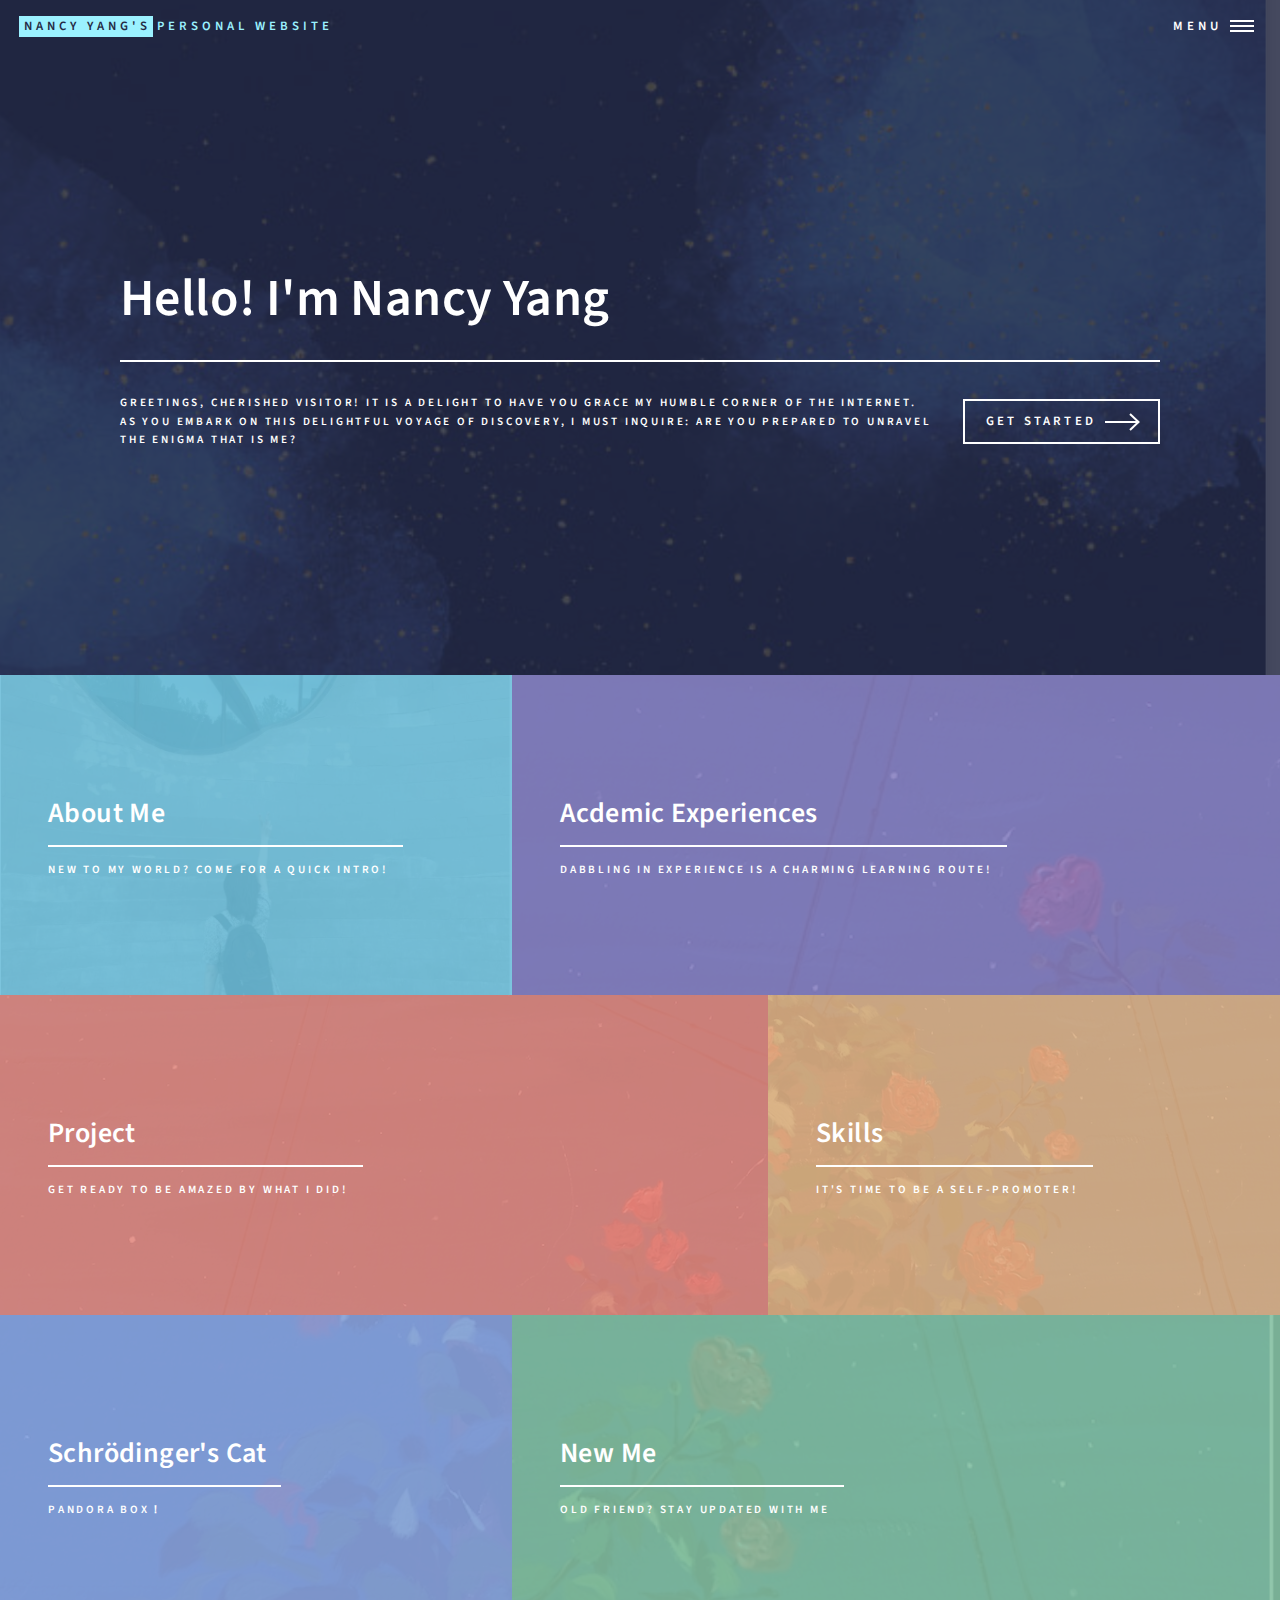
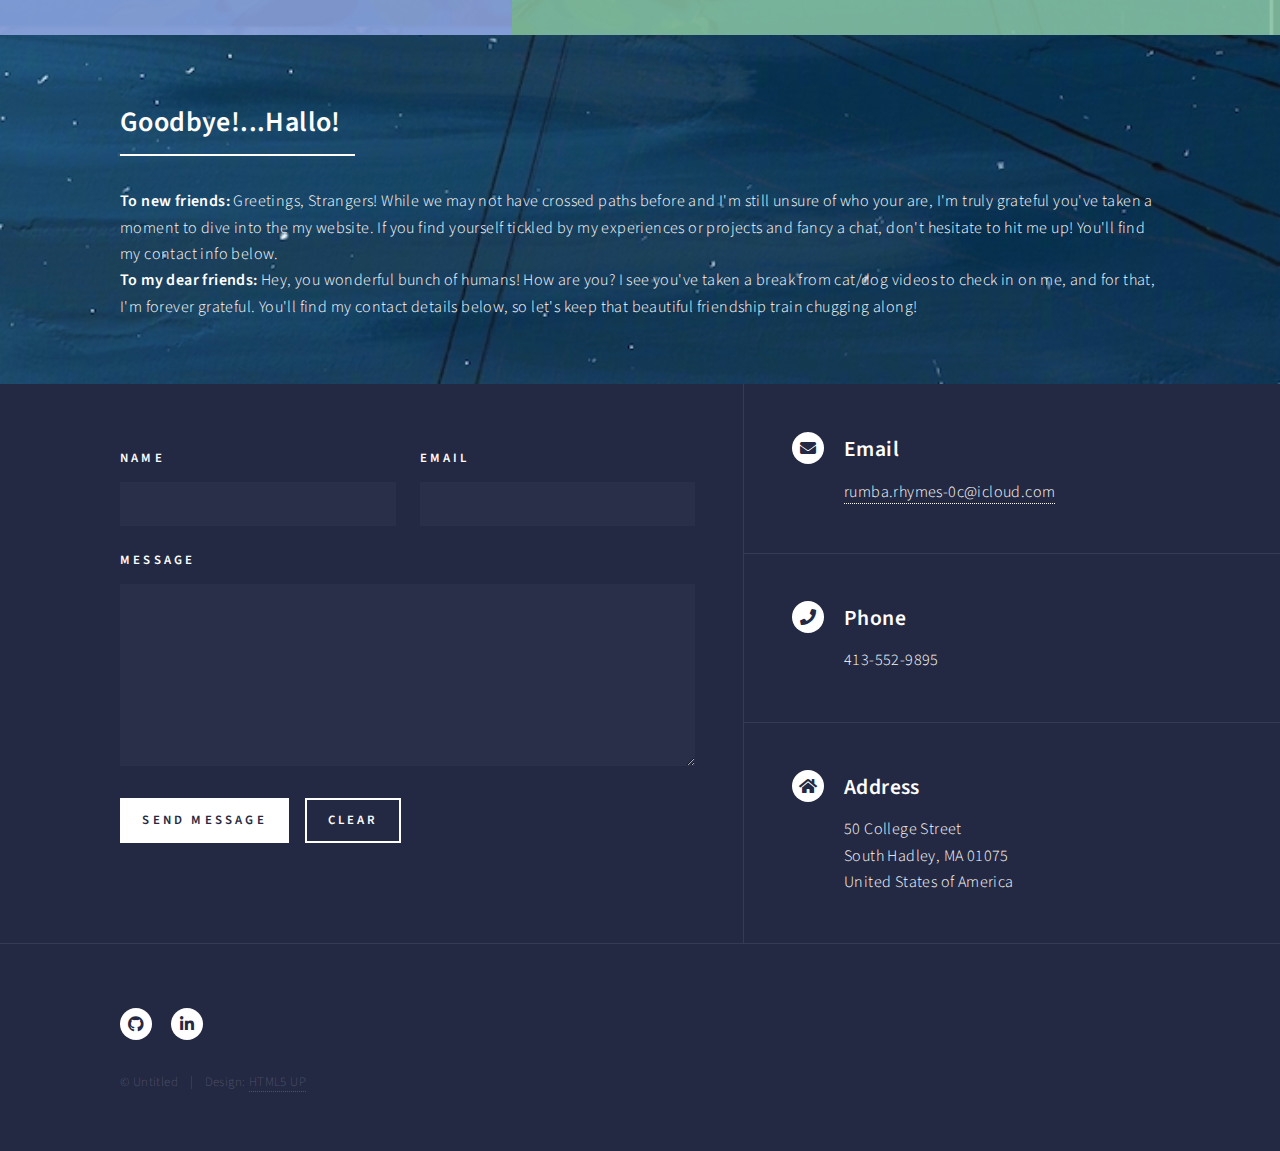
<file: index.html>
<!DOCTYPE HTML>
<!--
	Forty by HTML5 UP
	html5up.net | @ajlkn
	Free for personal and commercial use under the CCA 3.0 license (html5up.net/license)
-->
<html>
	<head>
		<title>Nancy Yang's personal website</title>
		<meta charset="utf-8" />
		<meta name="viewport" content="width=device-width, initial-scale=1, user-scalable=no" />
		<link rel="stylesheet" href="assets/css/main.css" />
		<noscript><link rel="stylesheet" href="assets/css/noscript.css" /></noscript>
	</head>
	<body class="is-preload">

		<!-- Wrapper -->
			<div id="wrapper">

				<!-- Header -->
					<header id="header" class="alt">
						<a href="index.html" class="logo"><strong>Nancy Yang's</strong>Personal Website<span>
						</span></a>
						<nav>
							<a href="#menu">Menu</a>
						</nav>
					</header>

				<!-- Menu -->
					<nav id="menu">
						<ul class="links">
							<li><a href="index.html">Home</a></li>
							<li><a href="generic.html">About Me</a></li>
							<li><a href="landing1.html">Acdemic Experiences</a></li>
							<li><a href="landing2.html">Project</a></li>
							<li><a href="landing3.html">Skills</a></li>
							<li><a href="landing4.html">Schrödinger's Cat</a></li>
							<li><a href="landing0.html">New Me</a></li>
						</ul>
						<ul class="actions stacked">
							<li><a href="#" class="button primary fit">Back to the page</a></li>
						</ul>
					</nav>

				<!-- Banner -->
					<section id="banner" class="major">
						<div class="inner">
							<header class="major">
								<h1>Hello! I'm Nancy Yang</h1>
							</header>
							<div class="content">
								<p>Greetings, cherished visitor! It is a delight to have you grace my humble corner of the internet. <br />
								As you embark on this delightful voyage of discovery, I must inquire: are you prepared to unravel the enigma that is me?</p>
								<ul class="actions">
									<li><a href="#one" class="button next scrolly">Get Started</a></li>
								</ul>
							</div>
						</div>
					</section>

				<!-- Main -->
					<div id="main">

						<!-- One -->
							<section id="one" class="tiles">
								<article>
									<span class="image">
										<img src="images/pic01.jpg" alt="" />
									</span>
									<header class="major">
										<h3><a href="generic.html" class="link">About Me</a></h3>
										<p>New to my world? Come for a quick intro!</p>
									</header>
								</article>
								<article>
									<span class="image">
										<img src="images/pic03.jpg" alt="" />
									</span>
									<header class="major">
										<h3><a href="landing1.html" class="link">Acdemic Experiences</a></h3>
										<p>Dabbling in experience is a charming learning route!</p>
									</header>
								</article>
								<article>
									<span class="image">
										<img src="images/pic04.jpg" alt="" />
									</span>
									<header class="major">
										<h3><a href="landing2.html" class="link">Project</a></h3>
										<p>Get ready to be amazed by what I did!</p>
									</header>
								</article>
								<article>
									<span class="image">
										<img src="images/pic05.jpg" alt="" />
									</span>
									<header class="major">
										<h3><a href="landing3.html" class="link">Skills</a></h3>
										<p>It's time to be a self-promoter!</p>
									</header>
								</article>
								<article>
									<span class="image">
										<img src="images/pic06.jpg" alt="" />
									</span>
									<header class="major">
										<h3><a href="landing4.html" class="link">Schrödinger's Cat</a></h3>
										<p>Pandora Box！</p>
									</header>
								</article>
								<article>
									<span class="image">
										<img src="images/pic02.jpg" alt="" />
									</span>
									<header class="major">
										<h3><a href="landing0.html" class="link">New Me</a></h3>
										<p>Old friend? Stay updated with me</p>
									</header>
								</article>
							</section>

						<!-- Two -->
							<section id="two" style="background-image: url('images/pic12.jpg'); background-size: cover; background-position: center;">
								<div class="inner">
									<header class="major">
										<h2>Goodbye!...Hallo!</h2>
									</header>
									<p><strong>To new friends:</strong> Greetings, Strangers! While we may not have crossed paths before and I'm still unsure of who your are, I'm truly grateful you've taken a moment to dive into the my website. If you find yourself tickled by my experiences or projects and fancy a chat, don't hesitate to hit me up! You'll find my contact info below.<br />
										<strong>To my dear friends:</strong> Hey, you wonderful bunch of humans! How are you? I see you've taken a break from cat/dog videos to check in on me, and for that, I'm forever grateful. You'll find my contact details below, so let's keep that beautiful friendship train chugging along!</p>
									<!-- <ul class="actions">
										<li><a href="landing.html" class="button next">Get Started</a></li>
									</ul> -->
								</div>
							</section>

					</div>

				<!-- Contact -->
					<section id="contact">
						<div class="inner">
							<section>
								<form method="post" action="mailto:rumba.rhymes-0c@icloud.com">
									<div class="fields">
										<div class="field half">
											<label for="name">Name</label>
											<input type="text" name="name" id="name" />
										</div>
										<div class="field half">
											<label for="email">Email</label>
											<input type="text" name="email" id="email" />
										</div>
										<div class="field">
											<label for="message">Message</label>
											<textarea name="message" id="message" rows="6"></textarea>
										</div>
									</div>
									<ul class="actions">
										<li><input type="submit" value="Send Message" class="primary" /></li>
										<li><input type="reset" value="Clear" /></li>
									</ul>
								</form>
							</section>
							<section class="split">
								<section>
									<div class="contact-method">
										<span class="icon solid alt fa-envelope"></span>
										<h3>Email</h3>
										<a href="#">rumba.rhymes-0c@icloud.com</a>
									</div>
								</section>
								<section>
									<div class="contact-method">
										<span class="icon solid alt fa-phone"></span>
										<h3>Phone</h3>
										<span>413-552-9895</span>
									</div>
								</section>
								<section>
									<div class="contact-method">
										<span class="icon solid alt fa-home"></span>
										<h3>Address</h3>
										<span>50 College Street<br />
										South Hadley, MA 01075<br />
										United States of America</span>
									</div>
								</section>
							</section>
						</div>
					</section>

				<!-- Footer -->
					<footer id="footer">
						<div class="inner">
							<ul class="icons">
								<li><a href="https://github.com/Nancyuu" class="icon brands alt fa-github"><span class="label">GitHub</span></a></li>
								<li><a href="https://www.linkedin.com/in/nancy-yang-3b64b4220/" class="icon brands alt fa-linkedin-in"><span class="label">LinkedIn</span></a></li>
							</ul>
							<ul class="copyright">
								<li>&copy; Untitled</li><li>Design: <a href="https://html5up.net">HTML5 UP</a></li>
							</ul>
						</div>
					</footer>

			</div>

		<!-- Scripts -->
			<script src="assets/js/jquery.min.js"></script>
			<script src="assets/js/jquery.scrolly.min.js"></script>
			<script src="assets/js/jquery.scrollex.min.js"></script>
			<script src="assets/js/browser.min.js"></script>
			<script src="assets/js/breakpoints.min.js"></script>
			<script src="assets/js/util.js"></script>
			<script src="assets/js/main.js"></script>

	</body>
</html>
</file>
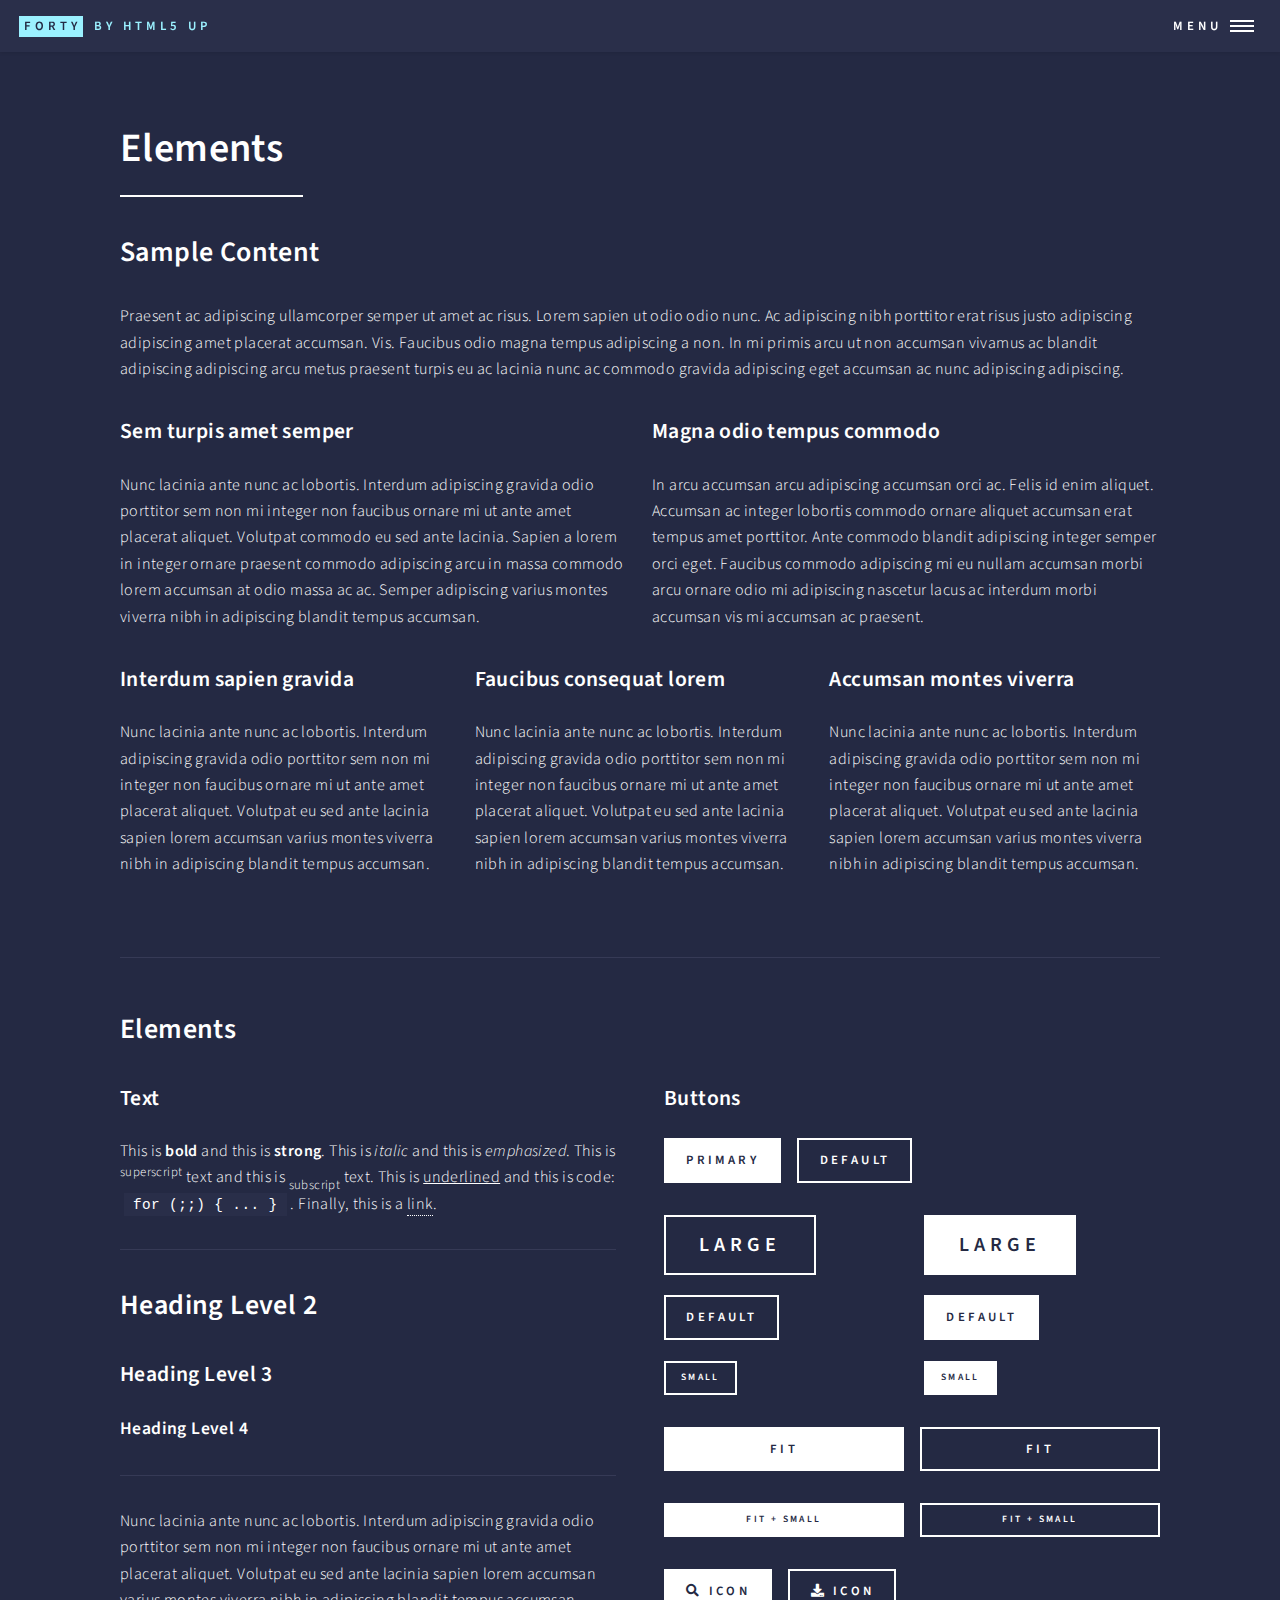
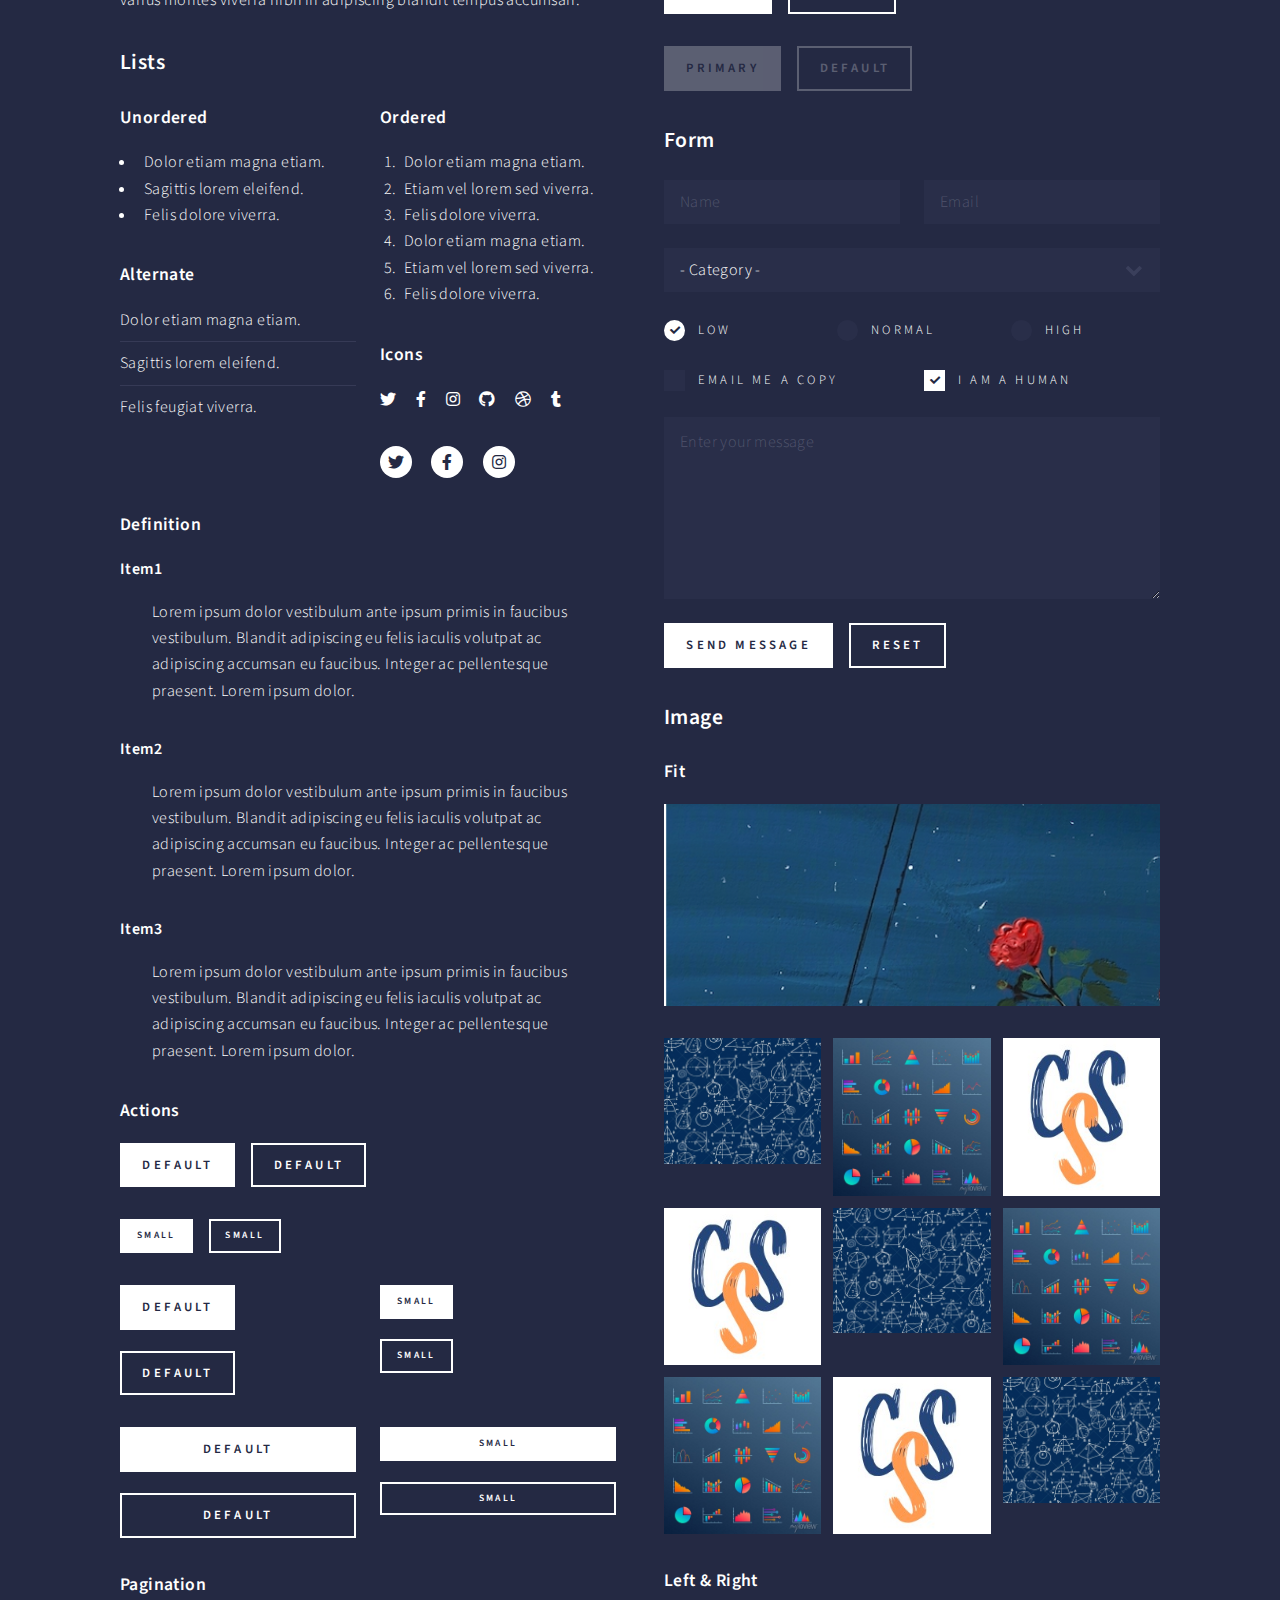
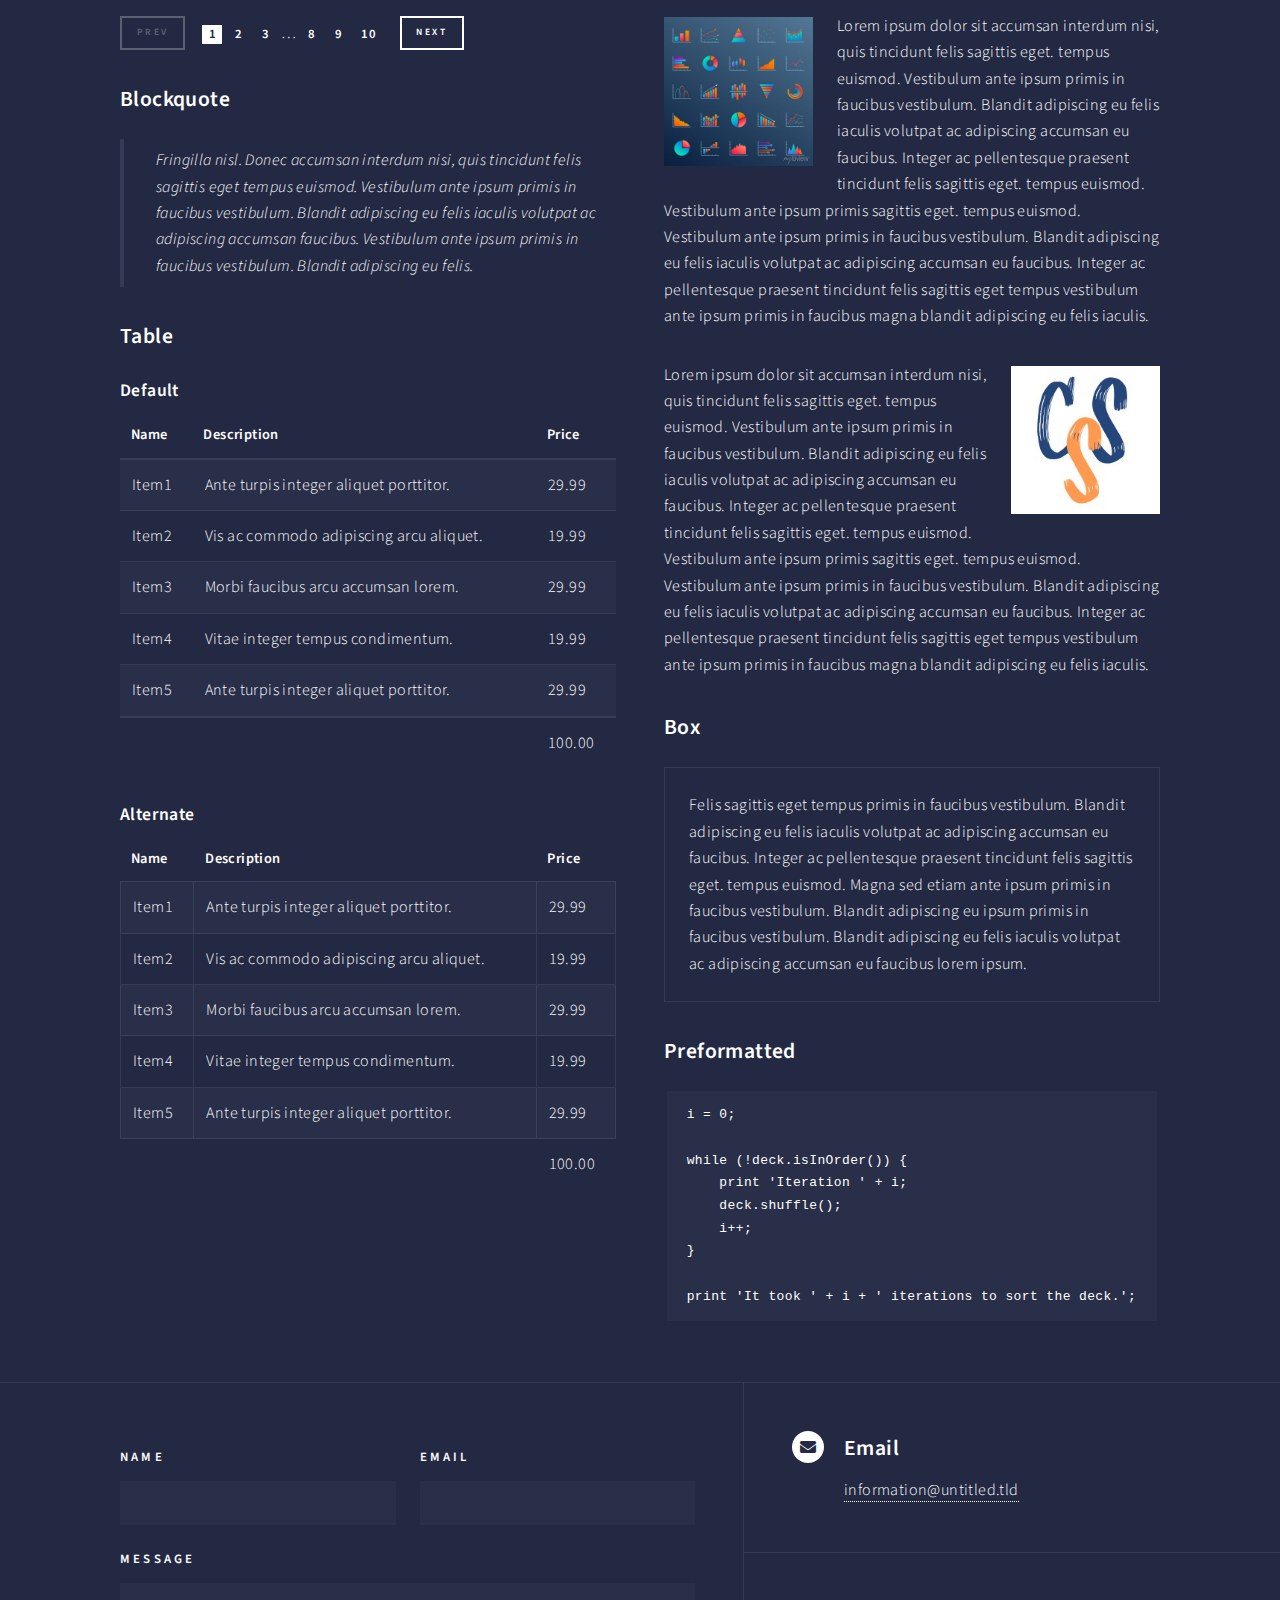
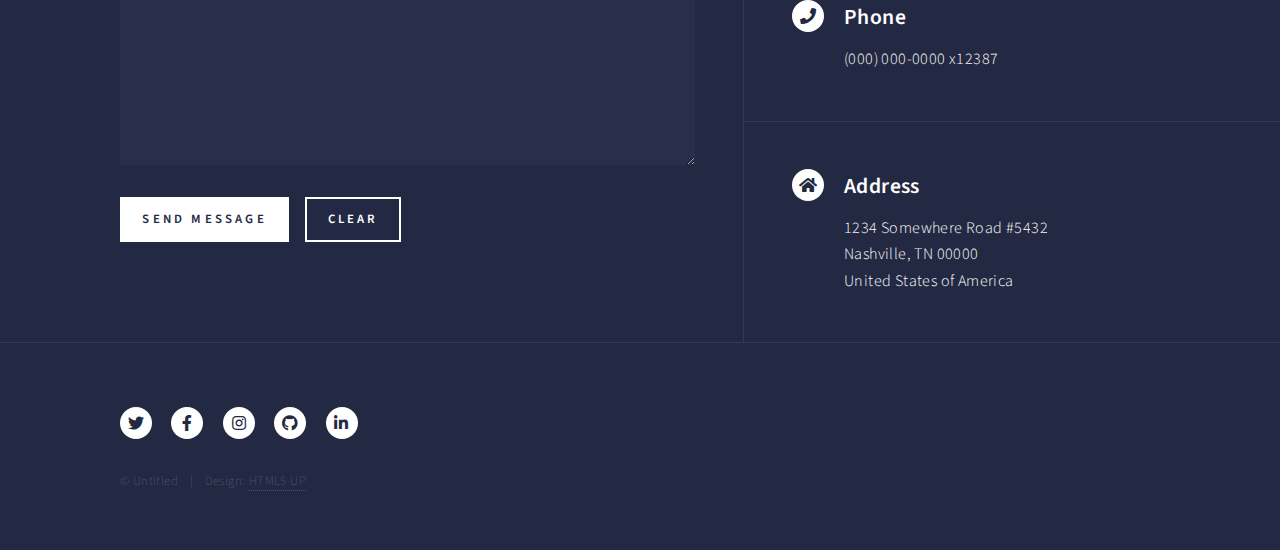
<file: elements.html>
<!DOCTYPE HTML>
<!--
	Forty by HTML5 UP
	html5up.net | @ajlkn
	Free for personal and commercial use under the CCA 3.0 license (html5up.net/license)
-->
<html>
	<head>
		<title>Elements - Forty by HTML5 UP</title>
		<meta charset="utf-8" />
		<meta name="viewport" content="width=device-width, initial-scale=1, user-scalable=no" />
		<link rel="stylesheet" href="assets/css/main.css" />
		<noscript><link rel="stylesheet" href="assets/css/noscript.css" /></noscript>
	</head>
	<body class="is-preload">

		<!-- Wrapper -->
			<div id="wrapper">

				<!-- Header -->
					<header id="header">
						<a href="index.html" class="logo"><strong>Forty</strong> <span>by HTML5 UP</span></a>
						<nav>
							<a href="#menu">Menu</a>
						</nav>
					</header>

				<!-- Menu -->
					<nav id="menu">
						<ul class="links">
							<li><a href="index.html">Home</a></li>
							<li><a href="landing.html">Landing</a></li>
							<li><a href="generic.html">Generic</a></li>
							<li><a href="elements.html">Elements</a></li>
						</ul>
						<ul class="actions stacked">
							<li><a href="#" class="button primary fit">Get Started</a></li>
							<li><a href="#" class="button fit">Log In</a></li>
						</ul>
					</nav>

				<!-- Main -->
					<div id="main" class="alt">

						<!-- One -->
							<section id="one">
								<div class="inner">
									<header class="major">
										<h1>Elements</h1>
									</header>

									<!-- Content -->
										<h2 id="content">Sample Content</h2>
										<p>Praesent ac adipiscing ullamcorper semper ut amet ac risus. Lorem sapien ut odio odio nunc. Ac adipiscing nibh porttitor erat risus justo adipiscing adipiscing amet placerat accumsan. Vis. Faucibus odio magna tempus adipiscing a non. In mi primis arcu ut non accumsan vivamus ac blandit adipiscing adipiscing arcu metus praesent turpis eu ac lacinia nunc ac commodo gravida adipiscing eget accumsan ac nunc adipiscing adipiscing.</p>
										<div class="row">
											<div class="col-6 col-12-small">
												<h3>Sem turpis amet semper</h3>
												<p>Nunc lacinia ante nunc ac lobortis. Interdum adipiscing gravida odio porttitor sem non mi integer non faucibus ornare mi ut ante amet placerat aliquet. Volutpat commodo eu sed ante lacinia. Sapien a lorem in integer ornare praesent commodo adipiscing arcu in massa commodo lorem accumsan at odio massa ac ac. Semper adipiscing varius montes viverra nibh in adipiscing blandit tempus accumsan.</p>
											</div>
											<div class="col-6 col-12-small">
												<h3>Magna odio tempus commodo</h3>
												<p>In arcu accumsan arcu adipiscing accumsan orci ac. Felis id enim aliquet. Accumsan ac integer lobortis commodo ornare aliquet accumsan erat tempus amet porttitor. Ante commodo blandit adipiscing integer semper orci eget. Faucibus commodo adipiscing mi eu nullam accumsan morbi arcu ornare odio mi adipiscing nascetur lacus ac interdum morbi accumsan vis mi accumsan ac praesent.</p>
											</div>
											<!-- Break -->
											<div class="col-4 col-12-medium">
												<h3>Interdum sapien gravida</h3>
												<p>Nunc lacinia ante nunc ac lobortis. Interdum adipiscing gravida odio porttitor sem non mi integer non faucibus ornare mi ut ante amet placerat aliquet. Volutpat eu sed ante lacinia sapien lorem accumsan varius montes viverra nibh in adipiscing blandit tempus accumsan.</p>
											</div>
											<div class="col-4 col-12-medium">
												<h3>Faucibus consequat lorem</h3>
												<p>Nunc lacinia ante nunc ac lobortis. Interdum adipiscing gravida odio porttitor sem non mi integer non faucibus ornare mi ut ante amet placerat aliquet. Volutpat eu sed ante lacinia sapien lorem accumsan varius montes viverra nibh in adipiscing blandit tempus accumsan.</p>
											</div>
											<div class="col-4 col-12-medium">
												<h3>Accumsan montes viverra</h3>
												<p>Nunc lacinia ante nunc ac lobortis. Interdum adipiscing gravida odio porttitor sem non mi integer non faucibus ornare mi ut ante amet placerat aliquet. Volutpat eu sed ante lacinia sapien lorem accumsan varius montes viverra nibh in adipiscing blandit tempus accumsan.</p>
											</div>
										</div>

									<hr class="major" />

									<!-- Elements -->
										<h2 id="elements">Elements</h2>
										<div class="row gtr-200">
											<div class="col-6 col-12-medium">

												<!-- Text stuff -->
													<h3>Text</h3>
													<p>This is <b>bold</b> and this is <strong>strong</strong>. This is <i>italic</i> and this is <em>emphasized</em>.
													This is <sup>superscript</sup> text and this is <sub>subscript</sub> text.
													This is <u>underlined</u> and this is code: <code>for (;;) { ... }</code>.
													Finally, this is a <a href="#">link</a>.</p>
													<hr />
													<h2>Heading Level 2</h2>
													<h3>Heading Level 3</h3>
													<h4>Heading Level 4</h4>
													<hr />
													<p>Nunc lacinia ante nunc ac lobortis. Interdum adipiscing gravida odio porttitor sem non mi integer non faucibus ornare mi ut ante amet placerat aliquet. Volutpat eu sed ante lacinia sapien lorem accumsan varius montes viverra nibh in adipiscing blandit tempus accumsan.</p>

												<!-- Lists -->
													<h3>Lists</h3>
													<div class="row">
														<div class="col-6 col-12-small">

															<h4>Unordered</h4>
															<ul>
																<li>Dolor etiam magna etiam.</li>
																<li>Sagittis lorem eleifend.</li>
																<li>Felis dolore viverra.</li>
															</ul>

															<h4>Alternate</h4>
															<ul class="alt">
																<li>Dolor etiam magna etiam.</li>
																<li>Sagittis lorem eleifend.</li>
																<li>Felis feugiat viverra.</li>
															</ul>

														</div>
														<div class="col-6 col-12-small">

															<h4>Ordered</h4>
															<ol>
																<li>Dolor etiam magna etiam.</li>
																<li>Etiam vel lorem sed viverra.</li>
																<li>Felis dolore viverra.</li>
																<li>Dolor etiam magna etiam.</li>
																<li>Etiam vel lorem sed viverra.</li>
																<li>Felis dolore viverra.</li>
															</ol>

															<h4>Icons</h4>
															<ul class="icons">
																<li><a href="#" class="icon brands fa-twitter"><span class="label">Twitter</span></a></li>
																<li><a href="#" class="icon brands fa-facebook-f"><span class="label">Facebook</span></a></li>
																<li><a href="#" class="icon brands fa-instagram"><span class="label">Instagram</span></a></li>
																<li><a href="#" class="icon brands fa-github"><span class="label">Github</span></a></li>
																<li><a href="#" class="icon brands fa-dribbble"><span class="label">Dribbble</span></a></li>
																<li><a href="#" class="icon brands fa-tumblr"><span class="label">Tumblr</span></a></li>
															</ul>
															<ul class="icons">
																<li><a href="#" class="icon brands alt fa-twitter"><span class="label">Twitter</span></a></li>
																<li><a href="#" class="icon brands alt fa-facebook-f"><span class="label">Facebook</span></a></li>
																<li><a href="#" class="icon brands alt fa-instagram"><span class="label">Instagram</span></a></li>
															</ul>

														</div>
													</div>
													<h4>Definition</h4>
													<dl>
														<dt>Item1</dt>
														<dd>
															<p>Lorem ipsum dolor vestibulum ante ipsum primis in faucibus vestibulum. Blandit adipiscing eu felis iaculis volutpat ac adipiscing accumsan eu faucibus. Integer ac pellentesque praesent. Lorem ipsum dolor.</p>
														</dd>
														<dt>Item2</dt>
														<dd>
															<p>Lorem ipsum dolor vestibulum ante ipsum primis in faucibus vestibulum. Blandit adipiscing eu felis iaculis volutpat ac adipiscing accumsan eu faucibus. Integer ac pellentesque praesent. Lorem ipsum dolor.</p>
														</dd>
														<dt>Item3</dt>
														<dd>
															<p>Lorem ipsum dolor vestibulum ante ipsum primis in faucibus vestibulum. Blandit adipiscing eu felis iaculis volutpat ac adipiscing accumsan eu faucibus. Integer ac pellentesque praesent. Lorem ipsum dolor.</p>
														</dd>
													</dl>

													<h4>Actions</h4>
													<ul class="actions">
														<li><a href="#" class="button primary">Default</a></li>
														<li><a href="#" class="button">Default</a></li>
													</ul>
													<ul class="actions small">
														<li><a href="#" class="button primary small">Small</a></li>
														<li><a href="#" class="button small">Small</a></li>
													</ul>
													<div class="row">
														<div class="col-6 col-12-small">
															<ul class="actions stacked">
																<li><a href="#" class="button primary">Default</a></li>
																<li><a href="#" class="button">Default</a></li>
															</ul>
														</div>
														<div class="col-6 col-12-small">
															<ul class="actions stacked">
																<li><a href="#" class="button primary small">Small</a></li>
																<li><a href="#" class="button small">Small</a></li>
															</ul>
														</div>
														<div class="col-6 col-12-small">
															<ul class="actions stacked">
																<li><a href="#" class="button primary fit">Default</a></li>
																<li><a href="#" class="button fit">Default</a></li>
															</ul>
														</div>
														<div class="col-6 col-12-small">
															<ul class="actions stacked">
																<li><a href="#" class="button primary small fit">Small</a></li>
																<li><a href="#" class="button small fit">Small</a></li>
															</ul>
														</div>
													</div>

													<h4>Pagination</h4>
													<ul class="pagination">
														<li><span class="button small disabled">Prev</span></li>
														<li><a href="#" class="page active">1</a></li>
														<li><a href="#" class="page">2</a></li>
														<li><a href="#" class="page">3</a></li>
														<li><span>&hellip;</span></li>
														<li><a href="#" class="page">8</a></li>
														<li><a href="#" class="page">9</a></li>
														<li><a href="#" class="page">10</a></li>
														<li><a href="#" class="button small">Next</a></li>
													</ul>

												<!-- Blockquote -->
													<h3>Blockquote</h3>
													<blockquote>Fringilla nisl. Donec accumsan interdum nisi, quis tincidunt felis sagittis eget tempus euismod. Vestibulum ante ipsum primis in faucibus vestibulum. Blandit adipiscing eu felis iaculis volutpat ac adipiscing accumsan faucibus. Vestibulum ante ipsum primis in faucibus vestibulum. Blandit adipiscing eu felis.</blockquote>

												<!-- Table -->
													<h3>Table</h3>

													<h4>Default</h4>
													<div class="table-wrapper">
														<table>
															<thead>
																<tr>
																	<th>Name</th>
																	<th>Description</th>
																	<th>Price</th>
																</tr>
															</thead>
															<tbody>
																<tr>
																	<td>Item1</td>
																	<td>Ante turpis integer aliquet porttitor.</td>
																	<td>29.99</td>
																</tr>
																<tr>
																	<td>Item2</td>
																	<td>Vis ac commodo adipiscing arcu aliquet.</td>
																	<td>19.99</td>
																</tr>
																<tr>
																	<td>Item3</td>
																	<td> Morbi faucibus arcu accumsan lorem.</td>
																	<td>29.99</td>
																</tr>
																<tr>
																	<td>Item4</td>
																	<td>Vitae integer tempus condimentum.</td>
																	<td>19.99</td>
																</tr>
																<tr>
																	<td>Item5</td>
																	<td>Ante turpis integer aliquet porttitor.</td>
																	<td>29.99</td>
																</tr>
															</tbody>
															<tfoot>
																<tr>
																	<td colspan="2"></td>
																	<td>100.00</td>
																</tr>
															</tfoot>
														</table>
													</div>

													<h4>Alternate</h4>
													<div class="table-wrapper">
														<table class="alt">
															<thead>
																<tr>
																	<th>Name</th>
																	<th>Description</th>
																	<th>Price</th>
																</tr>
															</thead>
															<tbody>
																<tr>
																	<td>Item1</td>
																	<td>Ante turpis integer aliquet porttitor.</td>
																	<td>29.99</td>
																</tr>
																<tr>
																	<td>Item2</td>
																	<td>Vis ac commodo adipiscing arcu aliquet.</td>
																	<td>19.99</td>
																</tr>
																<tr>
																	<td>Item3</td>
																	<td> Morbi faucibus arcu accumsan lorem.</td>
																	<td>29.99</td>
																</tr>
																<tr>
																	<td>Item4</td>
																	<td>Vitae integer tempus condimentum.</td>
																	<td>19.99</td>
																</tr>
																<tr>
																	<td>Item5</td>
																	<td>Ante turpis integer aliquet porttitor.</td>
																	<td>29.99</td>
																</tr>
															</tbody>
															<tfoot>
																<tr>
																	<td colspan="2"></td>
																	<td>100.00</td>
																</tr>
															</tfoot>
														</table>
													</div>

											</div>
											<div class="col-6 col-12-medium">

												<!-- Buttons -->
													<h3>Buttons</h3>
													<ul class="actions">
														<li><a href="#" class="button primary">Primary</a></li>
														<li><a href="#" class="button">Default</a></li>
													</ul>
													<div class="row">
														<div class="col-6 col-12-xsmall">
															<ul class="actions stacked">
																<li><a href="#" class="button large">Large</a></li>
																<li><a href="#" class="button">Default</a></li>
																<li><a href="#" class="button small">Small</a></li>
															</ul>
														</div>
														<div class="col-6 col-12-xsmall">
															<ul class="actions stacked">
																<li><a href="#" class="button primary large">Large</a></li>
																<li><a href="#" class="button primary">Default</a></li>
																<li><a href="#" class="button primary small">Small</a></li>
															</ul>
														</div>
													</div>
													<ul class="actions fit">
														<li><a href="#" class="button primary fit">Fit</a></li>
														<li><a href="#" class="button fit">Fit</a></li>
													</ul>
													<ul class="actions fit small">
														<li><a href="#" class="button primary fit small">Fit + Small</a></li>
														<li><a href="#" class="button fit small">Fit + Small</a></li>
													</ul>
													<ul class="actions">
														<li><a href="#" class="button primary icon solid fa-search">Icon</a></li>
														<li><a href="#" class="button icon solid fa-download">Icon</a></li>
													</ul>
													<ul class="actions">
														<li><span class="button primary disabled">Primary</span></li>
														<li><span class="button disabled">Default</span></li>
													</ul>

												<!-- Form -->
													<h3>Form</h3>

													<form method="post" action="#">
														<div class="row gtr-uniform">
															<div class="col-6 col-12-xsmall">
																<input type="text" name="demo-name" id="demo-name" value="" placeholder="Name" />
															</div>
															<div class="col-6 col-12-xsmall">
																<input type="email" name="demo-email" id="demo-email" value="" placeholder="Email" />
															</div>
															<!-- Break -->
															<div class="col-12">
																<select name="demo-category" id="demo-category">
																	<option value="">- Category -</option>
																	<option value="1">Manufacturing</option>
																	<option value="1">Shipping</option>
																	<option value="1">Administration</option>
																	<option value="1">Human Resources</option>
																</select>
															</div>
															<!-- Break -->
															<div class="col-4 col-12-small">
																<input type="radio" id="demo-priority-low" name="demo-priority" checked>
																<label for="demo-priority-low">Low</label>
															</div>
															<div class="col-4 col-12-small">
																<input type="radio" id="demo-priority-normal" name="demo-priority">
																<label for="demo-priority-normal">Normal</label>
															</div>
															<div class="col-4 col-12-small">
																<input type="radio" id="demo-priority-high" name="demo-priority">
																<label for="demo-priority-high">High</label>
															</div>
															<!-- Break -->
															<div class="col-6 col-12-small">
																<input type="checkbox" id="demo-copy" name="demo-copy">
																<label for="demo-copy">Email me a copy</label>
															</div>
															<div class="col-6 col-12-small">
																<input type="checkbox" id="demo-human" name="demo-human" checked>
																<label for="demo-human">I am a human</label>
															</div>
															<!-- Break -->
															<div class="col-12">
																<textarea name="demo-message" id="demo-message" placeholder="Enter your message" rows="6"></textarea>
															</div>
															<!-- Break -->
															<div class="col-12">
																<ul class="actions">
																	<li><input type="submit" value="Send Message" class="primary" /></li>
																	<li><input type="reset" value="Reset" /></li>
																</ul>
															</div>
														</div>
													</form>

												<!-- Image -->
													<h3>Image</h3>

													<h4>Fit</h4>
													<span class="image fit"><img src="images/pic03.jpg" alt="" /></span>
													<div class="box alt">
														<div class="row gtr-50 gtr-uniform">
															<div class="col-4"><span class="image fit"><img src="images/pic08.jpg" alt="" /></span></div>
															<div class="col-4"><span class="image fit"><img src="images/pic09.jpg" alt="" /></span></div>
															<div class="col-4"><span class="image fit"><img src="images/pic10.jpg" alt="" /></span></div>
															<!-- Break -->
															<div class="col-4"><span class="image fit"><img src="images/pic10.jpg" alt="" /></span></div>
															<div class="col-4"><span class="image fit"><img src="images/pic08.jpg" alt="" /></span></div>
															<div class="col-4"><span class="image fit"><img src="images/pic09.jpg" alt="" /></span></div>
															<!-- Break -->
															<div class="col-4"><span class="image fit"><img src="images/pic09.jpg" alt="" /></span></div>
															<div class="col-4"><span class="image fit"><img src="images/pic10.jpg" alt="" /></span></div>
															<div class="col-4"><span class="image fit"><img src="images/pic08.jpg" alt="" /></span></div>
														</div>
													</div>

													<h4>Left &amp; Right</h4>
													<p><span class="image left"><img src="images/pic09.jpg" alt="" /></span>Lorem ipsum dolor sit accumsan interdum nisi, quis tincidunt felis sagittis eget. tempus euismod. Vestibulum ante ipsum primis in faucibus vestibulum. Blandit adipiscing eu felis iaculis volutpat ac adipiscing accumsan eu faucibus. Integer ac pellentesque praesent tincidunt felis sagittis eget. tempus euismod. Vestibulum ante ipsum primis sagittis eget. tempus euismod. Vestibulum ante ipsum primis in faucibus vestibulum. Blandit adipiscing eu felis iaculis volutpat ac adipiscing accumsan eu faucibus. Integer ac pellentesque praesent tincidunt felis sagittis eget tempus vestibulum ante ipsum primis in faucibus magna blandit adipiscing eu felis iaculis.</p>
													<p><span class="image right"><img src="images/pic10.jpg" alt="" /></span>Lorem ipsum dolor sit accumsan interdum nisi, quis tincidunt felis sagittis eget. tempus euismod. Vestibulum ante ipsum primis in faucibus vestibulum. Blandit adipiscing eu felis iaculis volutpat ac adipiscing accumsan eu faucibus. Integer ac pellentesque praesent tincidunt felis sagittis eget. tempus euismod. Vestibulum ante ipsum primis sagittis eget. tempus euismod. Vestibulum ante ipsum primis in faucibus vestibulum. Blandit adipiscing eu felis iaculis volutpat ac adipiscing accumsan eu faucibus. Integer ac pellentesque praesent tincidunt felis sagittis eget tempus vestibulum ante ipsum primis in faucibus magna blandit adipiscing eu felis iaculis.</p>

												<!-- Box -->
													<h3>Box</h3>
													<div class="box">
														<p>Felis sagittis eget tempus primis in faucibus vestibulum. Blandit adipiscing eu felis iaculis volutpat ac adipiscing accumsan eu faucibus. Integer ac pellentesque praesent tincidunt felis sagittis eget. tempus euismod. Magna sed etiam ante ipsum primis in faucibus vestibulum. Blandit adipiscing eu ipsum primis in faucibus vestibulum. Blandit adipiscing eu felis iaculis volutpat ac adipiscing accumsan eu faucibus lorem ipsum.</p>
													</div>

												<!-- Preformatted Code -->
													<h3>Preformatted</h3>
													<pre><code>i = 0;

while (!deck.isInOrder()) {
    print 'Iteration ' + i;
    deck.shuffle();
    i++;
}

print 'It took ' + i + ' iterations to sort the deck.';
</code></pre>

											</div>
										</div>

								</div>
							</section>

					</div>

				<!-- Contact -->
					<section id="contact">
						<div class="inner">
							<section>
								<form method="post" action="#">
									<div class="fields">
										<div class="field half">
											<label for="name">Name</label>
											<input type="text" name="name" id="name" />
										</div>
										<div class="field half">
											<label for="email">Email</label>
											<input type="text" name="email" id="email" />
										</div>
										<div class="field">
											<label for="message">Message</label>
											<textarea name="message" id="message" rows="6"></textarea>
										</div>
									</div>
									<ul class="actions">
										<li><input type="submit" value="Send Message" class="primary" /></li>
										<li><input type="reset" value="Clear" /></li>
									</ul>
								</form>
							</section>
							<section class="split">
								<section>
									<div class="contact-method">
										<span class="icon solid alt fa-envelope"></span>
										<h3>Email</h3>
										<a href="#">information@untitled.tld</a>
									</div>
								</section>
								<section>
									<div class="contact-method">
										<span class="icon solid alt fa-phone"></span>
										<h3>Phone</h3>
										<span>(000) 000-0000 x12387</span>
									</div>
								</section>
								<section>
									<div class="contact-method">
										<span class="icon solid alt fa-home"></span>
										<h3>Address</h3>
										<span>1234 Somewhere Road #5432<br />
										Nashville, TN 00000<br />
										United States of America</span>
									</div>
								</section>
							</section>
						</div>
					</section>

				<!-- Footer -->
					<footer id="footer">
						<div class="inner">
							<ul class="icons">
								<li><a href="#" class="icon brands alt fa-twitter"><span class="label">Twitter</span></a></li>
								<li><a href="#" class="icon brands alt fa-facebook-f"><span class="label">Facebook</span></a></li>
								<li><a href="#" class="icon brands alt fa-instagram"><span class="label">Instagram</span></a></li>
								<li><a href="#" class="icon brands alt fa-github"><span class="label">GitHub</span></a></li>
								<li><a href="#" class="icon brands alt fa-linkedin-in"><span class="label">LinkedIn</span></a></li>
							</ul>
							<ul class="copyright">
								<li>&copy; Untitled</li><li>Design: <a href="https://html5up.net">HTML5 UP</a></li>
							</ul>
						</div>
					</footer>

			</div>

		<!-- Scripts -->
			<script src="assets/js/jquery.min.js"></script>
			<script src="assets/js/jquery.scrolly.min.js"></script>
			<script src="assets/js/jquery.scrollex.min.js"></script>
			<script src="assets/js/browser.min.js"></script>
			<script src="assets/js/breakpoints.min.js"></script>
			<script src="assets/js/util.js"></script>
			<script src="assets/js/main.js"></script>

	</body>
</html>
</file>
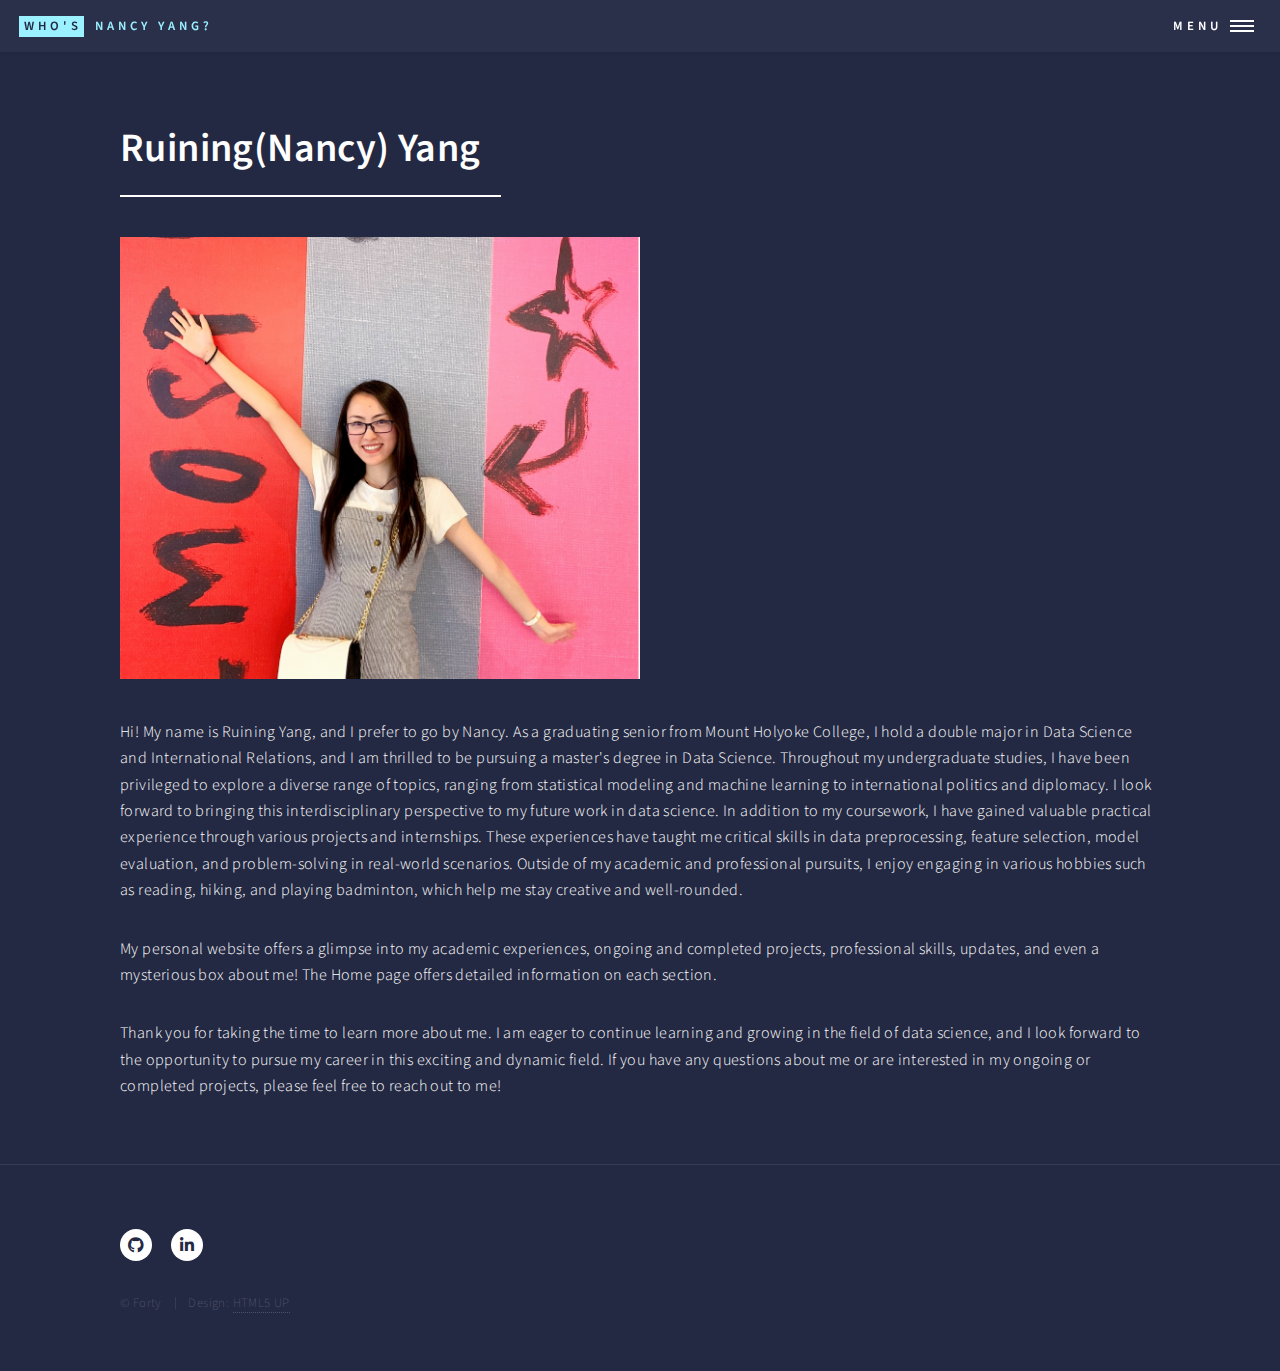
<file: generic.html>
<!DOCTYPE HTML>
<!--
	Forty by HTML5 UP
	html5up.net | @ajlkn
	Free for personal and commercial use under the CCA 3.0 license (html5up.net/license)
-->
<html>
	<head>
		<title>About Me</title>
		<meta charset="utf-8" />
		<meta name="viewport" content="width=device-width, initial-scale=1, user-scalable=no" />
		<link rel="stylesheet" href="assets/css/main.css" />
		<noscript><link rel="stylesheet" href="assets/css/noscript.css" /></noscript>
	</head>
	<body class="is-preload">

		<!-- Wrapper -->
			<div id="wrapper">

				<!-- Header -->
					<header id="header">
						<a href="index.html" class="logo"><strong>Who's</strong> <span>Nancy Yang?</span></a>
						<nav>
							<a href="#menu">Menu</a>
						</nav>
					</header>

				<!-- Menu -->
					<nav id="menu">
						<ul class="links">
							<li><a href="index.html">Home</a></li>
							<li><a href="landing1.html">Acdemic Experiences</a></li>
							<li><a href="landing2.html">Project</a></li>
							<li><a href="generic3.html">Skills</a></li>
							<li><a href="generic4.html">Schrödinger's Cat</a></li>
							<li><a href="landing0.html">New Me</a></li>
						</ul>
						<ul class="actions stacked">
							<li><a href="#" class="button primary fit">Back to the page</a></li>
						</ul>
					</nav>

				<!-- Main -->
					<div id="main" class="alt">

						<!-- One -->
							<section id="one">
								<div class="inner">
									<header class="major">
										<h1>Ruining(Nancy) Yang</h1>
									</header>
									<span class="image main"><img src="images/pic11.jpg" alt="" class="half-size" /></span>
									<p>Hi! My name is Ruining Yang, and I prefer to go by Nancy. As a graduating senior from Mount Holyoke College, I hold a double major in Data Science and International Relations, and I am thrilled to be pursuing a master's degree in Data Science.
										Throughout my undergraduate studies, I have been privileged to explore a diverse range of topics, ranging from statistical modeling and machine learning to international politics and diplomacy.
										I look forward to bringing this interdisciplinary perspective to my future work in data science.
										In addition to my coursework, I have gained valuable practical experience through various projects and internships. These experiences have taught me critical skills in data preprocessing, feature selection, model evaluation, and problem-solving in real-world scenarios.
										Outside of my academic and professional pursuits, I enjoy engaging in various hobbies such as reading, hiking, and playing badminton, which help me stay creative and well-rounded.
									<p>My personal website offers a glimpse into my academic experiences, ongoing and completed projects, professional skills, updates, and even a mysterious box about me! The Home page offers detailed information on each section.</p>
									<p>Thank you for taking the time to learn more about me. I am eager to continue learning and growing in the field of data science, and I look forward to the opportunity to pursue my career in this exciting and dynamic field. If you have any questions about me or are interested in my ongoing or completed projects, please feel free to reach out to me!</p>
								</div>
							</section>

					</div>


				<!-- Footer -->
					<footer id="footer">
						<div class="inner">
							<ul class="icons">
								<li><a href="https://github.com/Nancyuu" class="icon brands alt fa-github"><span class="label">GitHub</span></a></li>
								<li><a href="https://www.linkedin.com/in/nancy-yang-3b64b4220/" class="icon brands alt fa-linkedin-in"><span class="label">LinkedIn</span></a></li>
							</ul>
							<ul class="copyright">
								<li>&copy; Forty</li><li>Design: <a href="https://html5up.net">HTML5 UP</a></li>
							</ul>
						</div>
					</footer>

			</div>

		<!-- Scripts -->
			<script src="assets/js/jquery.min.js"></script>
			<script src="assets/js/jquery.scrolly.min.js"></script>
			<script src="assets/js/jquery.scrollex.min.js"></script>
			<script src="assets/js/browser.min.js"></script>
			<script src="assets/js/breakpoints.min.js"></script>
			<script src="assets/js/util.js"></script>
			<script src="assets/js/main.js"></script>

	</body>
</html>
</file>
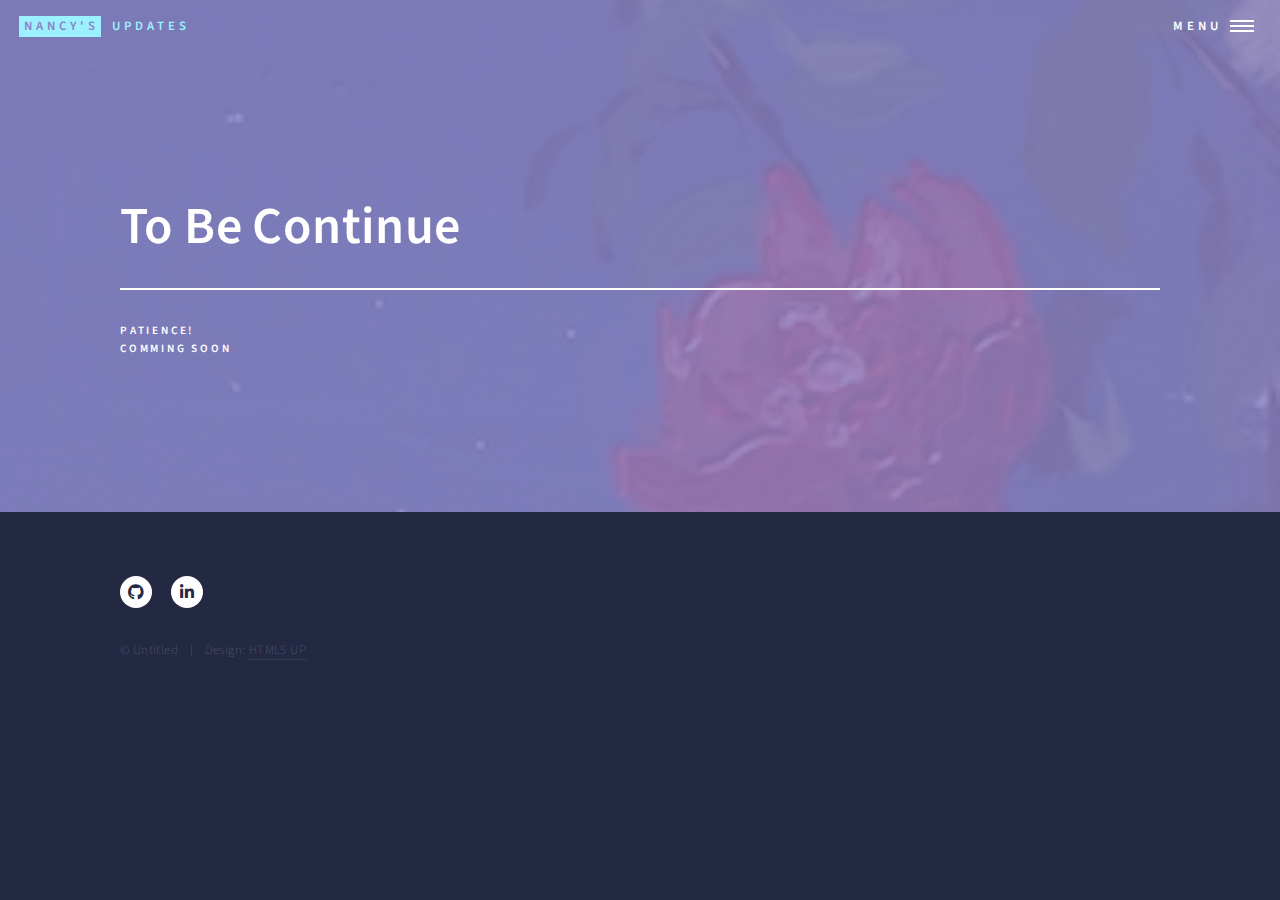
<file: landing0.html>
<!DOCTYPE HTML>
<!--
	Forty by HTML5 UP
	html5up.net | @ajlkn
	Free for personal and commercial use under the CCA 3.0 license (html5up.net/license)
-->
<html>
	<head>
		<title>New Me</title>
		<meta charset="utf-8" />
		<meta name="viewport" content="width=device-width, initial-scale=1, user-scalable=no" />
		<link rel="stylesheet" href="assets/css/main.css" />
		<noscript><link rel="stylesheet" href="assets/css/noscript.css" /></noscript>
	</head>
	<body class="is-preload">

		<!-- Wrapper -->
			<div id="wrapper">

				<!-- Header -->
				<!-- Note: The "styleN" class below should match that of the banner element. -->
					<header id="header" class="alt style2">
						<a href="index.html" class="logo"><strong>Nancy's</strong> <span>Updates</span></a>
						<nav>
							<a href="#menu">Menu</a>
						</nav>
					</header>

				<!-- Menu -->
					<nav id="menu">
						<ul class="links">
							<li><a href="index.html">Home</a></li>
							<li><a href="generic.html">About Me</a></li>
							<li><a href="landing1.html">Acdemic Experience</a></li>
							<li><a href="landing2.html">Project</a></li>
							<li><a href="landing3.html">Skills</a></li>
							<li><a href="landing4.html">Schrödinger's Cat</a></li>
						</ul>
						<ul class="actions stacked">
							<li><a href="#" class="button primary fit">Back to the page</a></li>
						</ul>
					</nav>

				<!-- Banner -->
				<!-- Note: The "styleN" class below should match that of the header element. -->
					<section id="banner" class="style2">
						<div class="inner">
							<span class="image">
								<img src="images/pic07.jpg" alt="" />
							</span>
							<header class="major">
								<h1>To Be Continue</h1>
							</header>
							<div class="content">
								<p>Patience!<br />
								Comming Soon</p>
							</div>
						</div>
					</section>

				<!-- Main -->
					<!-- <div id="main"> -->

						<!-- One -->
							<!-- <section id="one">
								<div class="inner">
									<header class="major">
										<h2>Sed amet aliquam</h2>
									</header>
									<p>Nullam et orci eu lorem consequat tincidunt vivamus et sagittis magna sed nunc rhoncus condimentum sem. In efficitur ligula tate urna. Maecenas massa vel lacinia pellentesque lorem ipsum dolor. Nullam et orci eu lorem consequat tincidunt. Vivamus et sagittis libero. Nullam et orci eu lorem consequat tincidunt vivamus et sagittis magna sed nunc rhoncus condimentum sem. In efficitur ligula tate urna.</p>
								</div>
							</section> -->

						<!-- Two -->
							<!-- <section id="two" class="spotlights">
								<section>
									<a href="generic.html" class="image">
										<img src="images/pic08.jpg" alt="" data-position="center center" />
									</a>
									<div class="content">
										<div class="inner">
											<header class="major">
												<h3>Orci maecenas</h3>
											</header>
											<p>Nullam et orci eu lorem consequat tincidunt vivamus et sagittis magna sed nunc rhoncus condimentum sem. In efficitur ligula tate urna. Maecenas massa sed magna lacinia magna pellentesque lorem ipsum dolor. Nullam et orci eu lorem consequat tincidunt. Vivamus et sagittis tempus.</p>
											<ul class="actions">
												<li><a href="generic.html" class="button">Learn more</a></li>
											</ul>
										</div>
									</div>
								</section>
								<section>
									<a href="generic.html" class="image">
										<img src="images/pic09.jpg" alt="" data-position="top center" />
									</a>
									<div class="content">
										<div class="inner">
											<header class="major">
												<h3>Rhoncus magna</h3>
											</header>
											<p>Nullam et orci eu lorem consequat tincidunt vivamus et sagittis magna sed nunc rhoncus condimentum sem. In efficitur ligula tate urna. Maecenas massa sed magna lacinia magna pellentesque lorem ipsum dolor. Nullam et orci eu lorem consequat tincidunt. Vivamus et sagittis tempus.</p>
											<ul class="actions">
												<li><a href="generic.html" class="button">Learn more</a></li>
											</ul>
										</div>
									</div>
								</section>
								<section>
									<a href="generic.html" class="image">
										<img src="images/pic10.jpg" alt="" data-position="25% 25%" />
									</a>
									<div class="content">
										<div class="inner">
											<header class="major">
												<h3>Sed nunc ligula</h3>
											</header>
											<p>Nullam et orci eu lorem consequat tincidunt vivamus et sagittis magna sed nunc rhoncus condimentum sem. In efficitur ligula tate urna. Maecenas massa sed magna lacinia magna pellentesque lorem ipsum dolor. Nullam et orci eu lorem consequat tincidunt. Vivamus et sagittis tempus.</p>
											<ul class="actions">
												<li><a href="generic.html" class="button">Learn more</a></li>
											</ul>
										</div>
									</div>
								</section>
							</section> -->

						<!-- Three -->
							<!-- <section id="three">
								<div class="inner">
									<header class="major">
										<h2>Massa libero</h2>
									</header>
									<p>Nullam et orci eu lorem consequat tincidunt vivamus et sagittis libero. Mauris aliquet magna magna sed nunc rhoncus pharetra. Pellentesque condimentum sem. In efficitur ligula tate urna. Maecenas laoreet massa vel lacinia pellentesque lorem ipsum dolor. Nullam et orci eu lorem consequat tincidunt. Vivamus et sagittis libero. Mauris aliquet magna magna sed nunc rhoncus amet pharetra et feugiat tempus.</p>
									<ul class="actions">
										<li><a href="generic.html" class="button next">Get Started</a></li>
									</ul>
								</div>
							</section>

					</div> -->

				<!-- Contact -->
					<!-- <section id="contact">
						<div class="inner">
							<section>
								<form method="post" action="#">
									<div class="fields">
										<div class="field half">
											<label for="name">Name</label>
											<input type="text" name="name" id="name" />
										</div>
										<div class="field half">
											<label for="email">Email</label>
											<input type="text" name="email" id="email" />
										</div>
										<div class="field"> -->
											<!-- <label for="message">Message</label>
											<textarea name="message" id="message" rows="6"></textarea>
										</div>
									</div>
									<ul class="actions">
										<li><input type="submit" value="Send Message" class="primary" /></li>
										<li><input type="reset" value="Clear" /></li>
									</ul>
								</form>
							</section>
							<section class="split">
								<section>
									<div class="contact-method">
										<span class="icon solid alt fa-envelope"></span>
										<h3>Email</h3>
										<a href="#">information@untitled.tld</a>
									</div>
								</section>
								<section>
									<div class="contact-method">
										<span class="icon solid alt fa-phone"></span>
										<h3>Phone</h3>
										<span>(000) 000-0000 x12387</span>
									</div> -->
								<!-- </section>
								<section>
									<div class="contact-method">
										<span class="icon solid alt fa-home"></span>
										<h3>Address</h3>
										<span>1234 Somewhere Road #5432<br />
										Nashville, TN 00000<br />
										United States of America</span>
									</div>
								</section>
							</section>
						</div>
					</section> -->

				<!-- Footer -->
					<footer id="footer">
						<div class="inner">
							<ul class="icons">
								<li><a href="https://github.com/Nancyuu" class="icon brands alt fa-github"><span class="label">GitHub</span></a></li>
								<li><a href="https://www.linkedin.com/in/nancy-yang-3b64b4220/" class="icon brands alt fa-linkedin-in"><span class="label">LinkedIn</span></a></li>
							</ul>
							<ul class="copyright">
								<li>&copy; Untitled</li><li>Design: <a href="https://html5up.net">HTML5 UP</a></li>
							</ul>
						</div>
					</footer>

			</div>

		<!-- Scripts -->
			<script src="assets/js/jquery.min.js"></script>
			<script src="assets/js/jquery.scrolly.min.js"></script>
			<script src="assets/js/jquery.scrollex.min.js"></script>
			<script src="assets/js/browser.min.js"></script>
			<script src="assets/js/breakpoints.min.js"></script>
			<script src="assets/js/util.js"></script>
			<script src="assets/js/main.js"></script>

	</body>
</html>
</file>
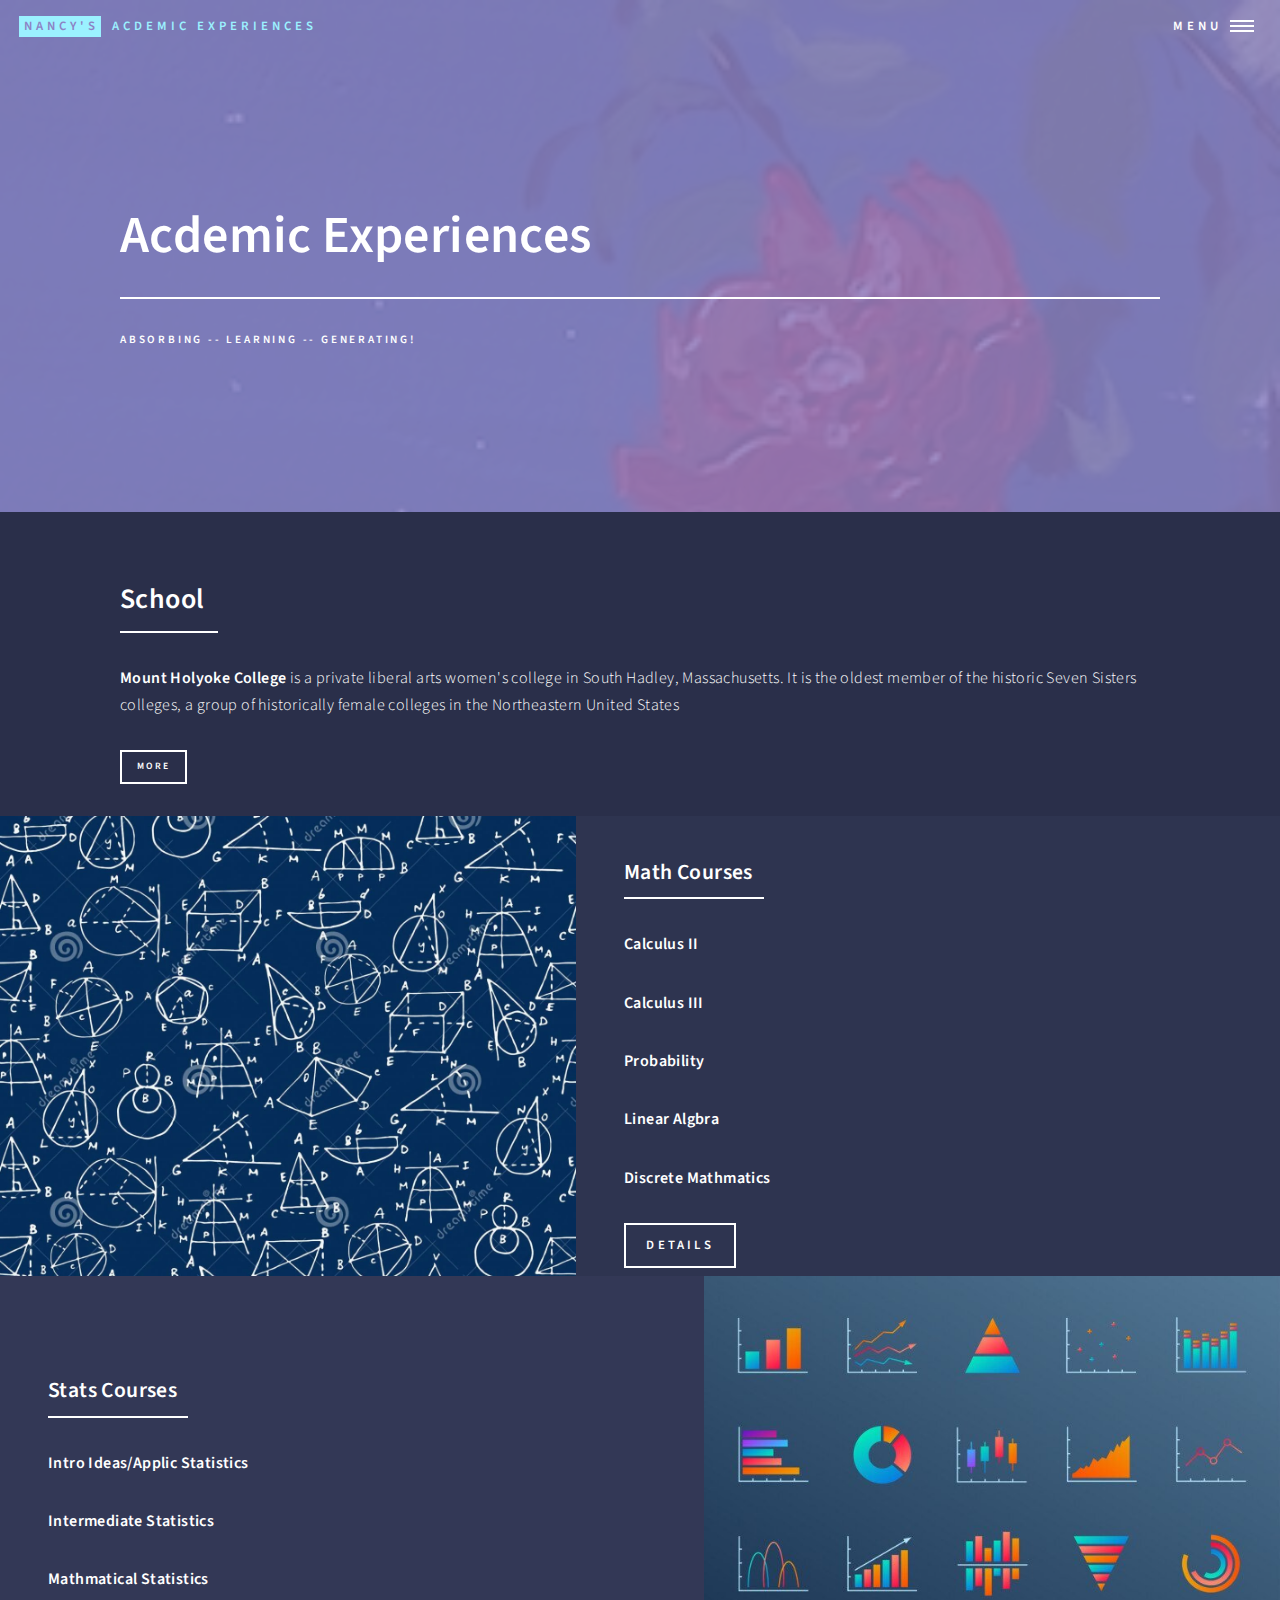
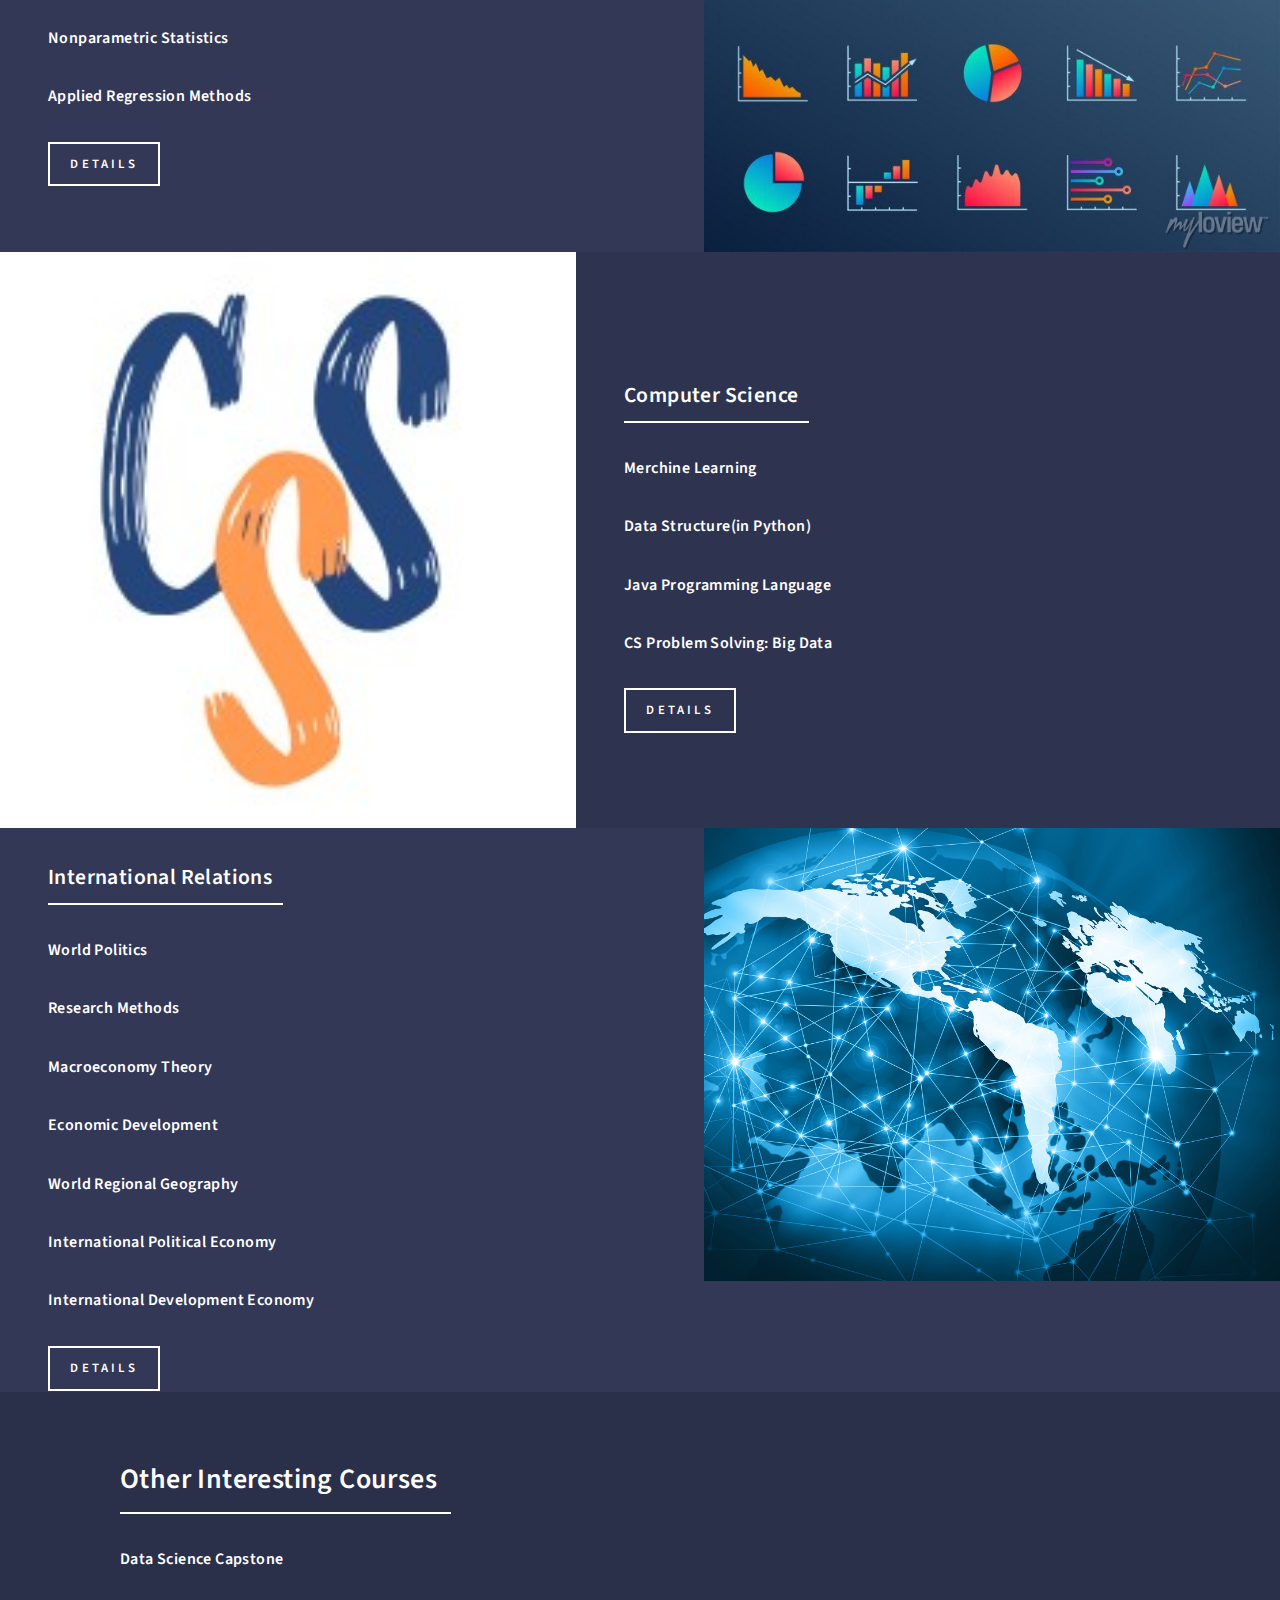
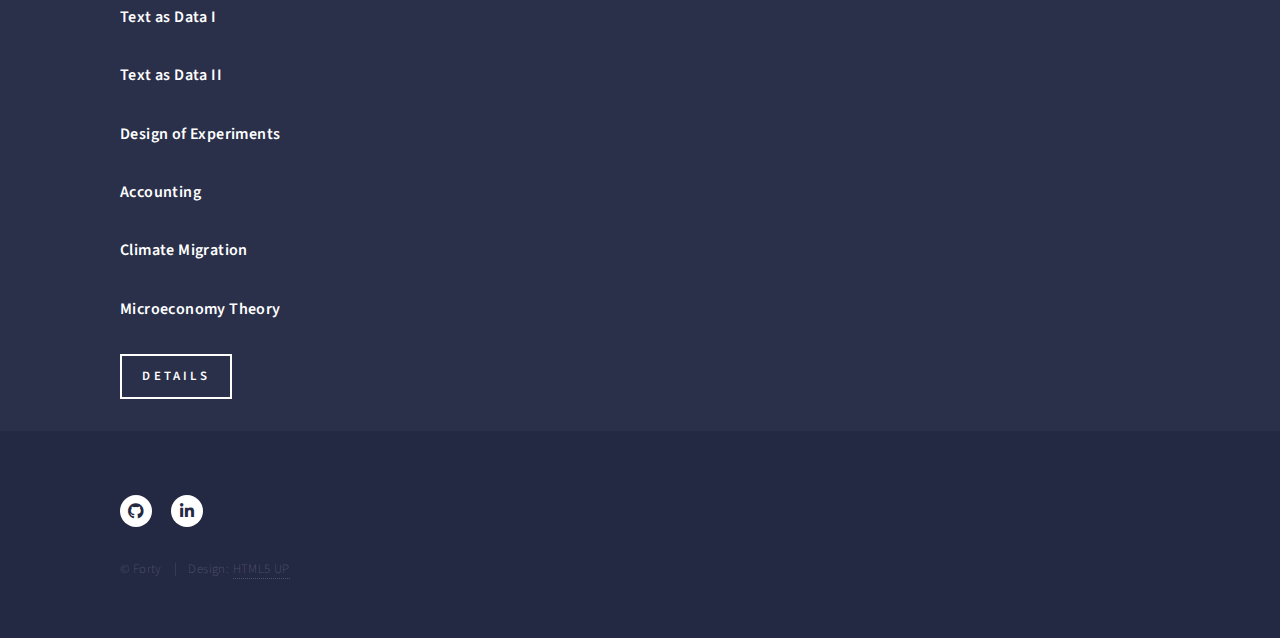
<file: landing1.html>
<!DOCTYPE HTML>
<!--
	Forty by HTML5 UP
	html5up.net | @ajlkn
	Free for personal and commercial use under the CCA 3.0 license (html5up.net/license)
-->
<html>
	<head>
		<title>Acdemic Experiences</title>
		<meta charset="utf-8" />
		<meta name="viewport" content="width=device-width, initial-scale=1, user-scalable=no" />
		<link rel="stylesheet" href="assets/css/main.css" />
		<noscript><link rel="stylesheet" href="assets/css/noscript.css" /></noscript>
	</head>
	<body class="is-preload">

		<!-- Wrapper -->
			<div id="wrapper">

				<!-- Header -->
				<!-- Note: The "styleN" class below should match that of the banner element. -->
					<header id="header" class="alt style2">
						<a href="index.html" class="logo"><strong>Nancy's</strong> <span>Acdemic Experiences</span></a>
						<nav>
							<a href="#menu">Menu</a>
						</nav>
					</header>

				<!-- Menu -->
					<nav id="menu">
						<ul class="links">
							<li><a href="index.html">Home</a></li>
							<li><a href="generic.html">About Me</a></li>
							<li><a href="landing2.html">Project</a></li>
							<li><a href="landing3.html">Skills</a></li>
							<li><a href="landing4.html">Schrödinger's Cat</a></li>
							<li><a href="landing0.html">New Me</a></li>
						</ul>
						<ul class="actions stacked">
							<li><a href="#" class="button primary fit">Back to the page</a></li>
						</ul>
					</nav>

				<!-- Banner -->
				<!-- Note: The "styleN" class below should match that of the header element. -->
					<section id="banner" class="style2">
						<div class="inner">
							<span class="image">
								<img src="images/pic07.jpg" alt="" />
							</span>
							<header class="major">
								<h1>Acdemic Experiences</h1>
							</header>
							<div class="content">
								<p>Absorbing -- Learning -- Generating!<br/>
							</div>
						</div>
					</section>

				<!-- Main -->
					<div id="main">

						<!-- One -->
							<section id="one">
								<div class="inner">
									<header class="major">
										<h2>School</h2>
									</header>
									<p><b>Mount Holyoke College</b> is a private liberal arts women's college in South Hadley, Massachusetts.
										It is the oldest member of the historic Seven Sisters colleges, a group of historically female colleges in the Northeastern United States</p>
										<a href="https://www.mtholyoke.edu/" class="button small">More</a>
								</div>
							</section>

						<!-- Two -->
							<section id="two" class="spotlights">
								<section>
									<a href="generic.html" class="image">
										<img src="images/pic08.jpg" alt="" data-position="center center" />
									</a>
									<div class="content">
										<div class="inner">
											<header class="major">
												<h3>Math Courses</h3>
											</header>
											<p><b>Calculus II</b></p>
											<p><b>Calculus III</b></p>
											<p><b>Probability</b></p>
											<p><b>Linear Algbra</b></p>
											<p><b>Discrete Mathmatics</b></p>
											<a href="http://catalog.mtholyoke.edu/areas-study/mathematics/#coursestext" class="button">Details</a>
											<!-- <ul class="actions">
												<li><a href="generic.html" class="button">Learn more</a></li>
											</ul> -->
										</div>
									</div>
								</section>
								<section>
									<a href="generic.html" class="image">
										<img src="images/pic09.jpg" alt="" data-position="top center" />
									</a>
									<div class="content">
										<div class="inner">
											<header class="major">
												<h3>Stats Courses</h3>
											</header>
											<p><b>Intro Ideas/Applic Statistics</b></p>
											<p><b>Intermediate Statistics</b></p>
											<p><b>Mathmatical Statistics</b></p>
											<p><b>Nonparametric Statistics</b></p>
											<p><b>Applied Regression Methods</b></p>
											<a href="http://catalog.mtholyoke.edu/areas-study/statistics/#coursestext" class="button">Details</a>
											<!-- <ul class="actions">
												<li><a href="generic.html" class="button">Learn more</a></li>
											</ul> -->
										</div>
									</div>
								</section>
								<section>
									<a href="generic.html" class="image">
										<img src="images/pic10.jpg" alt="" data-position="25% 25%" />
									</a>
									<div class="content">
										<div class="inner">
											<header class="major">
												<h3>Computer Science</h3>
											</header>
											<p><b>Merchine Learning</b></p>
											<p><b>Data Structure(in Python)</b></p>
											<p><b>Java Programming Language</b></p>
											<p><b>CS Problem Solving: Big Data</b></p>
											<a href="http://catalog.mtholyoke.edu/areas-study/computer-science/#coursestext" class="button">Details</a>
											<!-- <ul class="actions">
												<li><a href="generic.html" class="button">Learn more</a></li>
											</ul> -->
										</div>
									</div>
								</section>
								<section>
									<a href="generic.html" class="image">
										<img src="images/pic13.jpg" alt="" data-position="25% 25%" />
									</a>
									<div class="content">
										<div class="inner">
											<header class="major">
												<h3>International Relations</h3>
											</header>
											<p><b>World Politics</b></p>
											<p><b>Research Methods</b></p>
											<p><b>Macroeconomy Theory</b></p>
											<p><b>Economic Development</b></p>
											<p><b>World Regional Geography</b></p>
											<p><b>International Political Economy</b></p>
											<p><b>International Development Economy</b></p>
											<a href="http://catalog.mtholyoke.edu/areas-study/computer-science/#coursestext" class="button">Details</a>
											<!-- <ul class="actions">
												<li><a href="generic.html" class="button">Learn more</a></li>
											</ul> -->
										</div>
									</div>
								</section>
							</section>

						<!-- Three -->
							<section id="three">
								<div class="inner">
									<header class="major">
										<h2>Other Interesting Courses</h2>
									</header>
									<p><b>Data Science Capstone</b></p>
									<p><b>Text as Data I</b></p>
									<p><b>Text as Data II</b></p>
									<p><b>Design of Experiments</b></p>
									<p><b>Accounting</b></p>
									<p><b>Climate Migration</b></p>
									<p><b>Microeconomy Theory</b></p>
									<a href="http://catalog.mtholyoke.edu/areas-study/" class="button">Details</a>
									<!-- <ul class="actions">
										<li><a href="generic.html" class="button next">Get Started</a></li>
									</ul> -->
								</div>
							</section>

					</div>

				<!-- Footer -->
					<footer id="footer">
						<div class="inner">
							<ul class="icons">
								<li><a href="https://github.com/Nancyuu" class="icon brands alt fa-github"><span class="label">GitHub</span></a></li>
								<li><a href="https://www.linkedin.com/in/nancy-yang-3b64b4220/" class="icon brands alt fa-linkedin-in"><span class="label">LinkedIn</span></a></li>
							</ul>
							<ul class="copyright">
								<li>&copy; Forty</li><li>Design: <a href="https://html5up.net">HTML5 UP</a></li>
							</ul>
						</div>
					</footer>

			</div>

		<!-- Scripts -->
			<script src="assets/js/jquery.min.js"></script>
			<script src="assets/js/jquery.scrolly.min.js"></script>
			<script src="assets/js/jquery.scrollex.min.js"></script>
			<script src="assets/js/browser.min.js"></script>
			<script src="assets/js/breakpoints.min.js"></script>
			<script src="assets/js/util.js"></script>
			<script src="assets/js/main.js"></script>

	</body>
</html>
</file>
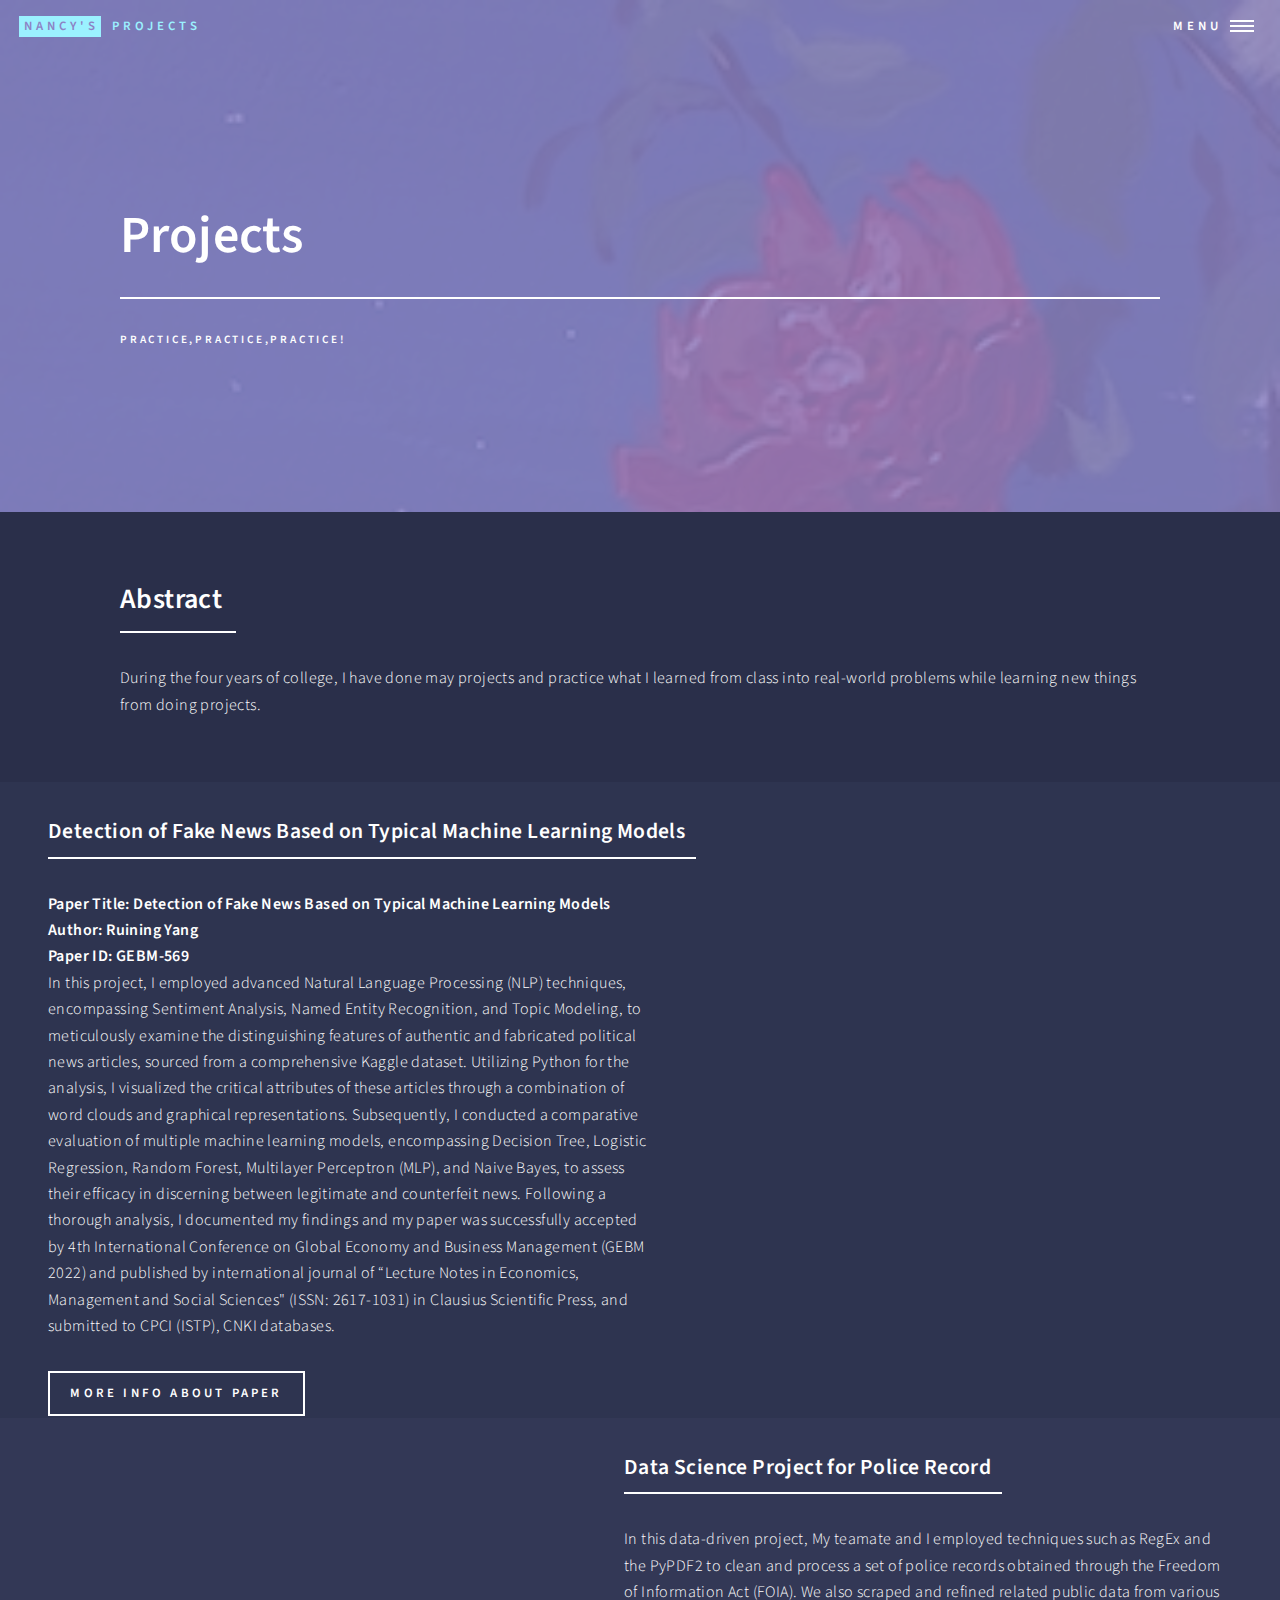
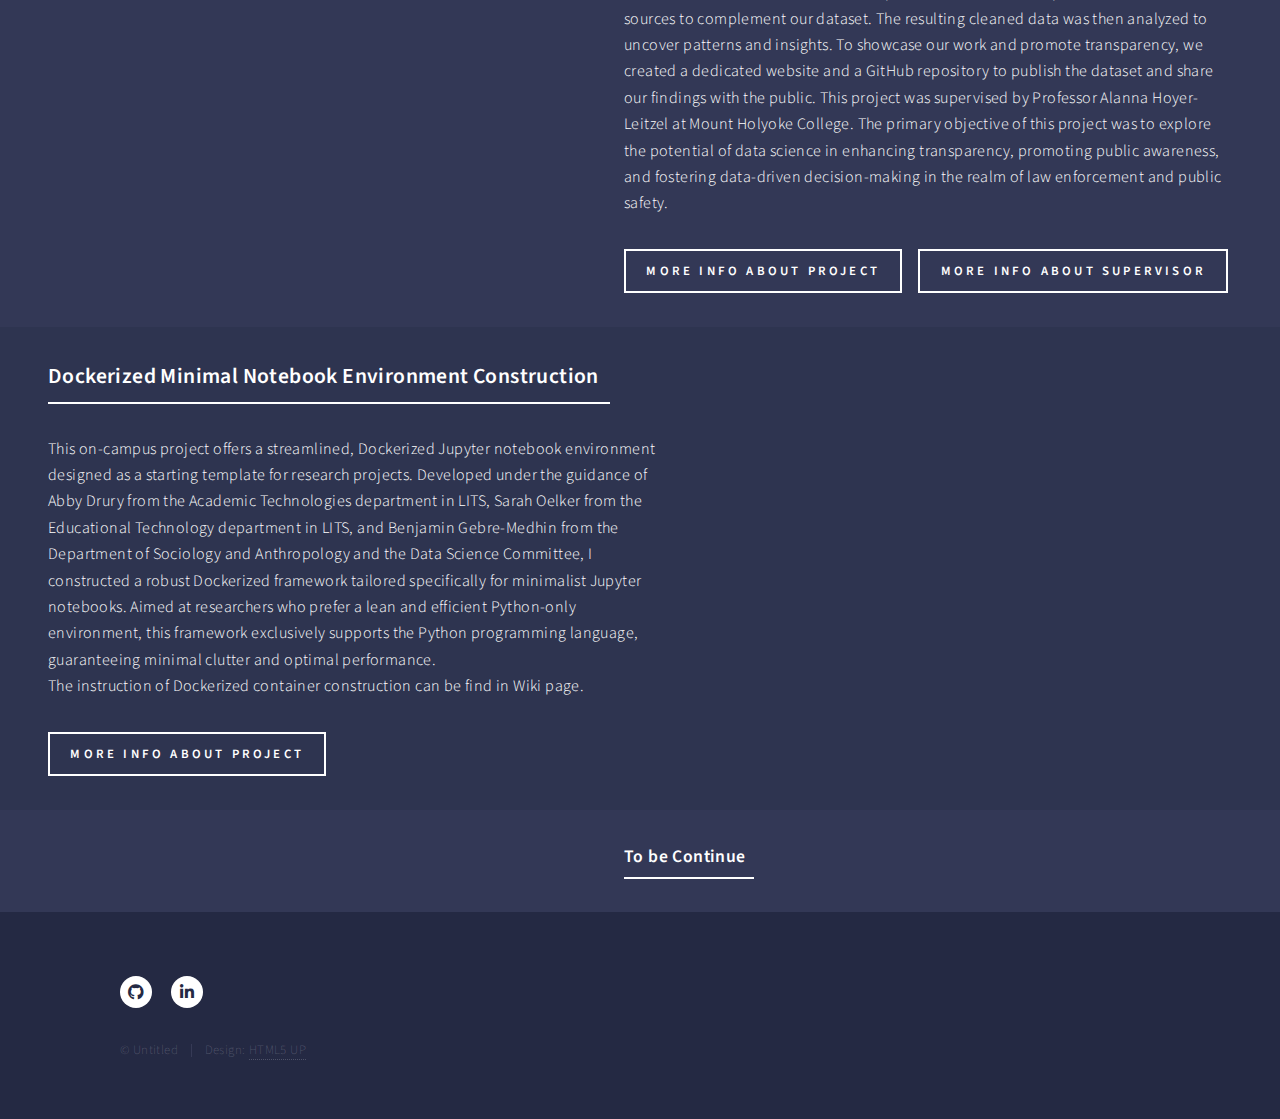
<file: landing2.html>
<!DOCTYPE HTML>
<!--
	Forty by HTML5 UP
	html5up.net | @ajlkn
	Free for personal and commercial use under the CCA 3.0 license (html5up.net/license)
-->
<html>
	<head>
		<title>Projects</title>
		<meta charset="utf-8" />
		<meta name="viewport" content="width=device-width, initial-scale=1, user-scalable=no" />
		<link rel="stylesheet" href="assets/css/main.css" />
		<noscript><link rel="stylesheet" href="assets/css/noscript.css" /></noscript>
	</head>
	<body class="is-preload">

		<!-- Wrapper -->
			<div id="wrapper">

				<!-- Header -->
				<!-- Note: The "styleN" class below should match that of the banner element. -->
					<header id="header" class="alt style2">
						<a href="index.html" class="logo"><strong>Nancy's</strong> <span>Projects</span></a>
						<nav>
							<a href="#menu">Menu</a>
						</nav>
					</header>

				<!-- Menu -->
					<nav id="menu">
						<ul class="links">
							<li><a href="index.html">Home</a></li>
							<li><a href="generic.html">About Me</a></li>
							<li><a href="landing1.html">Acdemic Experiences</a></li>
							<li><a href="landing3.html">Skills</a></li>
							<li><a href="landing4.html">Schrödinger's Cat</a></li>
							<li><a href="landing0.html">New Me</a></li>
						</ul>
						<ul class="actions stacked">
							<li><a href="#" class="button primary fit">Back to the page</a></li>
						</ul>
					</nav>

				<!-- Banner -->
				<!-- Note: The "styleN" class below should match that of the header element. -->
					<section id="banner" class="style2">
						<div class="inner">
							<span class="image">
								<img src="images/pic07.jpg" alt="" />
							</span>
							<header class="major">
								<h1>Projects</h1>
							</header>
							<div class="content">
								<p>Practice,Practice,Practice!<br />
							</div>
						</div>
					</section>

				<!-- Main -->
					<div id="main">

						<!-- One -->
							<section id="one">
								<div class="inner">
									<header class="major">
										<h2>Abstract</h2>
									</header>
									<p>During the four years of college, I have done may projects and practice what I learned from class into real-world problems while learning new things from doing projects.</p>
								</div>
							</section>

						<!-- Two -->
							<section id="two" class="spotlights">
								<section>
									<div class="content">
										<div class="inner">
											<header class="major">
												<h3>Detection of Fake News Based on Typical Machine Learning Models </h3>
											</header>
											<p><b>Paper Title: Detection of Fake News Based on Typical Machine Learning Models</b><br />
											<b>Author: Ruining Yang</b><br />
											<b>Paper ID: GEBM-569</b><br />
											In this project, I employed advanced Natural Language Processing (NLP) techniques, encompassing Sentiment Analysis, Named Entity Recognition, and Topic Modeling, to meticulously examine the distinguishing features of authentic and fabricated political news articles, sourced from a comprehensive Kaggle dataset.
												Utilizing Python for the analysis, I visualized the critical attributes of these articles through a combination of word clouds and graphical representations.
												Subsequently, I conducted a comparative evaluation of multiple machine learning models, encompassing Decision Tree, Logistic Regression, Random Forest, Multilayer Perceptron (MLP), and Naive Bayes, to assess their efficacy in discerning between legitimate and counterfeit news.
												Following a thorough analysis, I documented my findings and my paper was successfully accepted by 4th International Conference on Global Economy and Business Management (GEBM 2022) and published by international journal of “Lecture Notes in Economics, Management and Social Sciences" (ISSN: 2617-1031) in Clausius Scientific Press, and submitted to CPCI (ISTP), CNKI databases.</p>
												<a href="https://bcpublication.org/index.php/BM/article/view/1371" class="button">More Info about Paper</a>
										</div>
									</div>
								</section>
								<section>
									<div class="content">
										<div class="inner">
											<header class="major">
												<h3>Data Science Project for Police Record</h3>
											</header>
											<p>In this data-driven project, My teamate and I employed techniques such as RegEx and the PyPDF2 to clean and process a set of police records obtained through the Freedom of Information Act (FOIA). We also scraped and refined related public data from various sources to complement our dataset. The resulting cleaned data was then analyzed to uncover patterns and insights. To showcase our work and promote transparency, we created a dedicated website and a GitHub repository to publish the dataset and share our findings with the public.
												This project was supervised by Professor Alanna Hoyer-Leitzel at Mount Holyoke College. The primary objective of this project was to explore the potential of data science in enhancing transparency, promoting public awareness, and fostering data-driven decision-making in the realm of law enforcement and public safety.
											</p>
											<ul class="actions">
												<li><a href="https://github.com/ahoyerleitzel/SHPD-dataproject" class="button">More Info about Project</a></li>
												<li><a href="https://www.mtholyoke.edu/directory/faculty-staff/alanna-hoyer-leitzel" class="button">More Info about Supervisor</a></li>
											</ul>
										</div>
									</div>
								</section>
								<section>
									<div class="content">
										<div class="inner">
											<header class="major">
												<h3> Dockerized Minimal Notebook Environment Construction</h3>
											</header>
											<p>This on-campus project offers a streamlined, Dockerized Jupyter notebook environment designed as a starting template for research projects. Developed under the guidance of Abby Drury from the Academic Technologies department in LITS, Sarah Oelker from the Educational Technology department in LITS, and Benjamin Gebre-Medhin from the Department of Sociology and Anthropology and the Data Science Committee, I constructed a robust Dockerized framework tailored specifically for minimalist Jupyter notebooks. Aimed at researchers who prefer a lean and efficient Python-only environment, this framework exclusively supports the Python programming language, guaranteeing minimal clutter and optimal performance.<br />
											The instruction of Dockerized container construction can be find in Wiki page.</p>
											<ul class="actions">
												<li><a href="https://github.com/Nancyuu/docker-data-science-environment" class="button">More Info about Project</a></li>
											</ul>
										</div>
									</div>
								</section>
								<section>
									<div class="content">
										<div class="inner">
											<header class="major">
												<h4>To be Continue</h4>
											</header>
											<!-- <p>Nullam et orci eu lorem consequat tincidunt vivamus et sagittis magna sed nunc rhoncus condimentum sem. In efficitur ligula tate urna. Maecenas massa sed magna lacinia magna pellentesque lorem ipsum dolor. Nullam et orci eu lorem consequat tincidunt. Vivamus et sagittis tempus.</p>
											<ul class="actions">
												<li><a href="generic.html" class="button">Learn more</a></li>
											</ul> -->
										</div>
									</div>
								</section>
								<!-- <section>
									<div class="content">
										<div class="inner">
											<header class="major">
												<h5>Sed nunc ligula</h5>
											</header>
											<p>Nullam et orci eu lorem consequat tincidunt vivamus et sagittis magna sed nunc rhoncus condimentum sem. In efficitur ligula tate urna. Maecenas massa sed magna lacinia magna pellentesque lorem ipsum dolor. Nullam et orci eu lorem consequat tincidunt. Vivamus et sagittis tempus.</p>
											<ul class="actions">
												<li><a href="generic.html" class="button">Learn more</a></li>
											</ul>
										</div>
									</div>
								</section> -->
							</section>

						<!-- Three -->
							<!-- <section id="three">
								<div class="inner">
									<header class="major">
										<h2>Massa libero</h2>
									</header>
									<p>Nullam et orci eu lorem consequat tincidunt vivamus et sagittis libero. Mauris aliquet magna magna sed nunc rhoncus pharetra. Pellentesque condimentum sem. In efficitur ligula tate urna. Maecenas laoreet massa vel lacinia pellentesque lorem ipsum dolor. Nullam et orci eu lorem consequat tincidunt. Vivamus et sagittis libero. Mauris aliquet magna magna sed nunc rhoncus amet pharetra et feugiat tempus.</p>
									<ul class="actions">
										<li><a href="generic.html" class="button next">Get Started</a></li>
									</ul>
								</div>
							</section> -->

					</div>

				<!-- Footer -->
					<footer id="footer">
						<div class="inner">
							<ul class="icons">
								<li><a href="https://github.com/Nancyuu" class="icon brands alt fa-github"><span class="label">GitHub</span></a></li>
								<li><a href="https://www.linkedin.com/in/nancy-yang-3b64b4220/" class="icon brands alt fa-linkedin-in"><span class="label">LinkedIn</span></a></li>
							</ul>
							<ul class="copyright">
								<li>&copy; Untitled</li><li>Design: <a href="https://html5up.net">HTML5 UP</a></li>
							</ul>
						</div>
					</footer>

			</div>

		<!-- Scripts -->
			<script src="assets/js/jquery.min.js"></script>
			<script src="assets/js/jquery.scrolly.min.js"></script>
			<script src="assets/js/jquery.scrollex.min.js"></script>
			<script src="assets/js/browser.min.js"></script>
			<script src="assets/js/breakpoints.min.js"></script>
			<script src="assets/js/util.js"></script>
			<script src="assets/js/main.js"></script>

	</body>
</html>
</file>
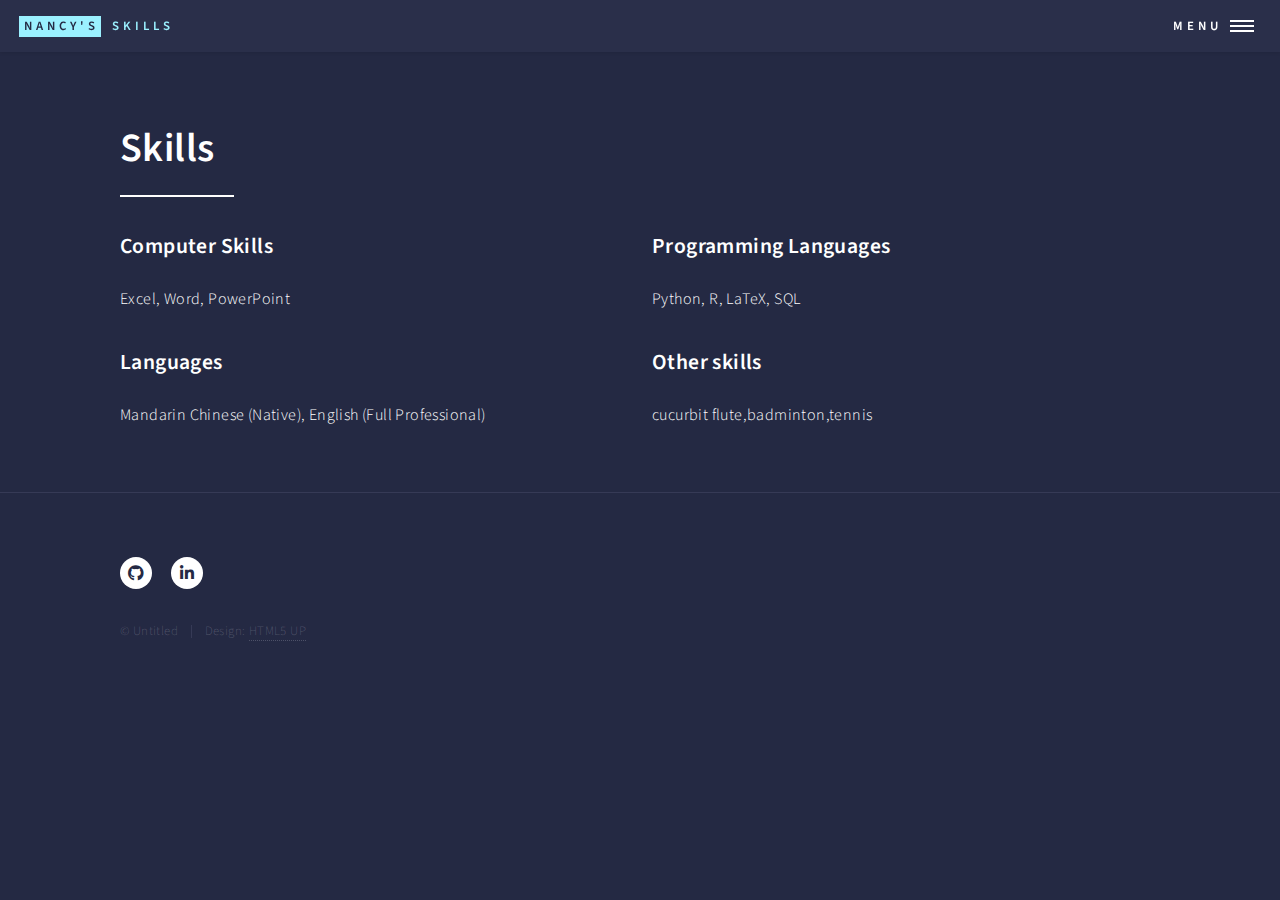
<file: landing3.html>
<!DOCTYPE HTML>
<!--
	Forty by HTML5 UP
	html5up.net | @ajlkn
	Free for personal and commercial use under the CCA 3.0 license (html5up.net/license)
-->
<html>
	<head>
		<title>Skills</title>
		<meta charset="utf-8" />
		<meta name="viewport" content="width=device-width, initial-scale=1, user-scalable=no" />
		<link rel="stylesheet" href="assets/css/main.css" />
		<noscript><link rel="stylesheet" href="assets/css/noscript.css" /></noscript>
	</head>
	<body class="is-preload">

		<!-- Wrapper -->
			<div id="wrapper">

				<!-- Header -->
					<header id="header">
						<a href="index.html" class="logo"><strong>Nancy's</strong> <span>Skills</span></a>
						<nav>
							<a href="#menu">Menu</a>
						</nav>
					</header>

				<!-- Menu -->
					<nav id="menu">
						<ul class="links">
							<li><a href="index.html">Home</a></li>
							<li><a href="generic.html">About Me</a></li>
							<li><a href="landing1.html">Acdemic Experiences</a></li>
							<li><a href="landing2.html">Project</a></li>
							<li><a href="landing4.html">Schrödinger's Cat</a></li>
							<li><a href="landing0.html">New Me</a></li>
						</ul>
						<ul class="actions stacked">
							<li><a href="#" class="button primary fit">Back to the page</a></li>
						</ul>
					</nav>

				<!-- Main -->
					<div id="main" class="alt">

						<!-- One -->
							<section id="one">
								<div class="inner">
									<header class="major">
										<h1>Skills</h1>
									</header>

									<!-- Content -->
										<!-- <h2 id="content">Sample Content</h2>
										<p>Praesent ac adipiscing ullamcorper semper ut amet ac risus. Lorem sapien ut odio odio nunc. Ac adipiscing nibh porttitor erat risus justo adipiscing adipiscing amet placerat accumsan. Vis. Faucibus odio magna tempus adipiscing a non. In mi primis arcu ut non accumsan vivamus ac blandit adipiscing adipiscing arcu metus praesent turpis eu ac lacinia nunc ac commodo gravida adipiscing eget accumsan ac nunc adipiscing adipiscing.</p> -->
										<div class="row">
											<div class="col-6 col-12-small">
												<h3>Computer Skills</h3>
												<p>Excel, Word, PowerPoint</p>
											</div>
											<div class="col-6 col-12-small">
												<h3>Programming Languages</h3>
												<p>Python, R, LaTeX, SQL</p>
											</div>
											<div class="col-6 col-12-small">
												<h3>Languages</h3>
												<p>Mandarin Chinese (Native), English (Full Professional)</p>
											</div>
											<div class="col-6 col-12-small">
												<h3>Other skills</h3>
												<p>cucurbit flute,badminton,tennis</p>
											</div>
										</div>
								</div>
							<section>
					 </div>


				<!-- Footer-->
					<footer id="footer">
						<div class="inner">
							<ul class="icons">
								<li><a href="https://github.com/Nancyuu" class="icon brands alt fa-github"><span class="label">GitHub</span></a></li>
								<li><a href="https://www.linkedin.com/in/nancy-yang-3b64b4220/" class="icon brands alt fa-linkedin-in"><span class="label">LinkedIn</span></a></li>
							</ul>
							<ul class="copyright">
								<li>&copy; Untitled</li><li>Design: <a href="https://html5up.net">HTML5 UP</a></li>
							</ul>
						</div>
					</footer>

			</div>

		<!-- Scripts -->
			<script src="assets/js/jquery.min.js"></script>
			<script src="assets/js/jquery.scrolly.min.js"></script>
			<script src="assets/js/jquery.scrollex.min.js"></script>
			<script src="assets/js/browser.min.js"></script>
			<script src="assets/js/breakpoints.min.js"></script>
			<script src="assets/js/util.js"></script>
			<script src="assets/js/main.js"></script>

	</body>
</html>
</file>
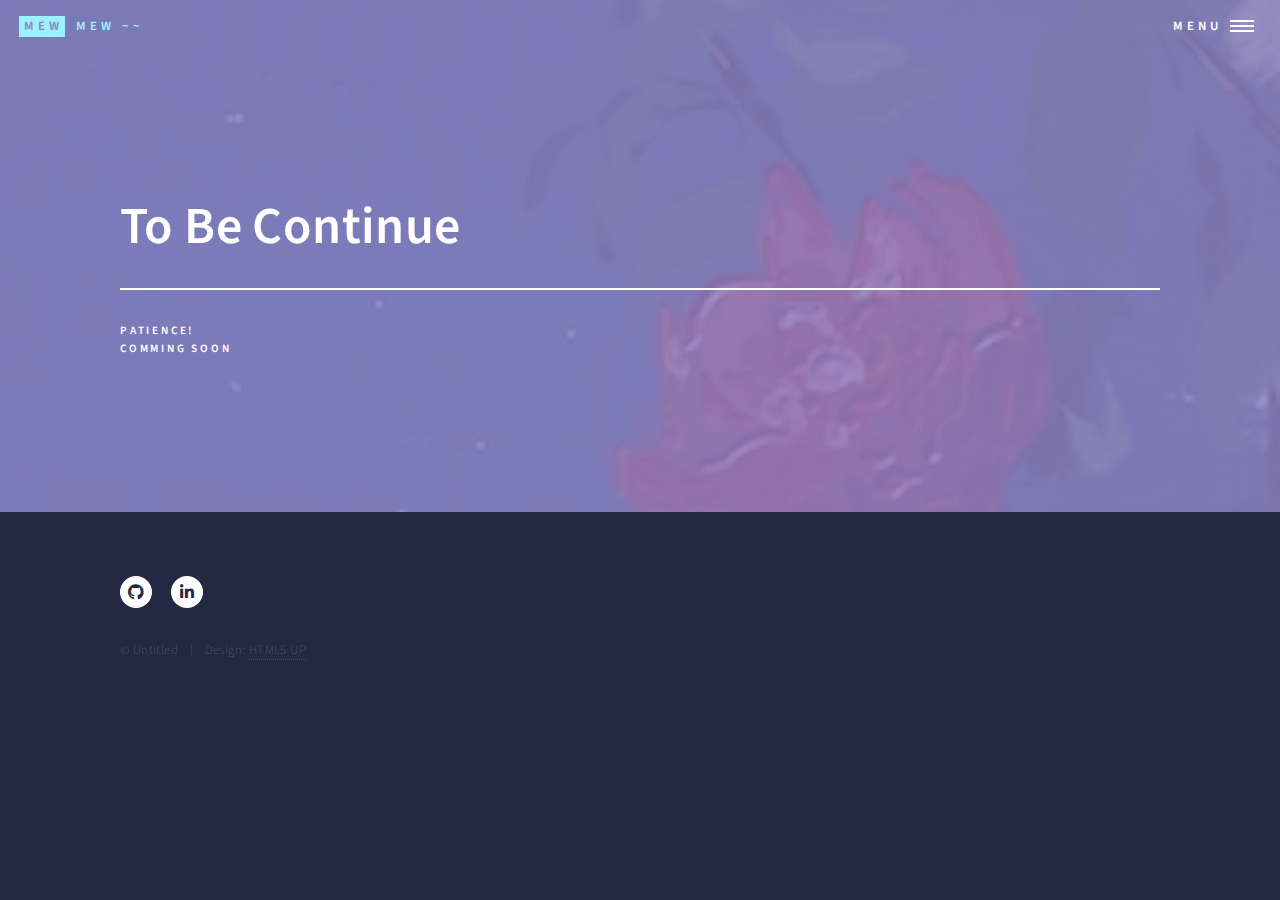
<file: landing4.html>
<!DOCTYPE HTML>
<!--
	Forty by HTML5 UP
	html5up.net | @ajlkn
	Free for personal and commercial use under the CCA 3.0 license (html5up.net/license)
-->
<html>
	<head>
		<title>Schrödinger's Cat</title>
		<meta charset="utf-8" />
		<meta name="viewport" content="width=device-width, initial-scale=1, user-scalable=no" />
		<link rel="stylesheet" href="assets/css/main.css" />
		<noscript><link rel="stylesheet" href="assets/css/noscript.css" /></noscript>
	</head>
	<body class="is-preload">

		<!-- Wrapper -->
			<div id="wrapper">

				<!-- Header -->
				<!-- Note: The "styleN" class below should match that of the banner element. -->
					<header id="header" class="alt style2">
						<a href="index.html" class="logo"><strong>Mew</strong> <span>mew ~~</span></a>
						<nav>
							<a href="#menu">Menu</a>
						</nav>
					</header>

				<!-- Menu -->
					<nav id="menu">
						<ul class="links">
							<li><a href="index.html">Home</a></li>
							<li><a href="generic.html">About Me</a></li>
							<li><a href="landing1.html">Acdemic Experience</a></li>
							<li><a href="landing2.html">Project</a></li>
							<li><a href="landing3.html">Skills</a></li>
							<li><a href="landing0.html">New Me</a></li>
						</ul>
						<ul class="actions stacked">
							<li><a href="#" class="button primary fit">Back to the page</a></li>
						</ul>
					</nav>

				<!-- Banner -->
				<!-- Note: The "styleN" class below should match that of the header element. -->
					<section id="banner" class="style2">
						<div class="inner">
							<span class="image">
								<img src="images/pic07.jpg" alt="" />
							</span>
							<header class="major">
								<h1>To Be Continue</h1>
							</header>
							<div class="content">
								<p>Patience!<br />
								Comming Soon</p>
							</div>
						</div>
					</section>

				<!-- Main -->
					<!-- <div id="main"> -->

						<!-- One -->
							<!-- <section id="one">
								<div class="inner">
									<header class="major">
										<h2>Sed amet aliquam</h2>
									</header>
									<p>Nullam et orci eu lorem consequat tincidunt vivamus et sagittis magna sed nunc rhoncus condimentum sem. In efficitur ligula tate urna. Maecenas massa vel lacinia pellentesque lorem ipsum dolor. Nullam et orci eu lorem consequat tincidunt. Vivamus et sagittis libero. Nullam et orci eu lorem consequat tincidunt vivamus et sagittis magna sed nunc rhoncus condimentum sem. In efficitur ligula tate urna.</p>
								</div>
							</section> -->

						<!-- Two -->
							<!-- <section id="two" class="spotlights">
								<section>
									<a href="generic.html" class="image">
										<img src="images/pic08.jpg" alt="" data-position="center center" />
									</a>
									<div class="content">
										<div class="inner">
											<header class="major">
												<h3>Orci maecenas</h3>
											</header>
											<p>Nullam et orci eu lorem consequat tincidunt vivamus et sagittis magna sed nunc rhoncus condimentum sem. In efficitur ligula tate urna. Maecenas massa sed magna lacinia magna pellentesque lorem ipsum dolor. Nullam et orci eu lorem consequat tincidunt. Vivamus et sagittis tempus.</p>
											<ul class="actions">
												<li><a href="generic.html" class="button">Learn more</a></li>
											</ul>
										</div>
									</div>
								</section>
								<section>
									<a href="generic.html" class="image">
										<img src="images/pic09.jpg" alt="" data-position="top center" />
									</a>
									<div class="content">
										<div class="inner">
											<header class="major">
												<h3>Rhoncus magna</h3>
											</header>
											<p>Nullam et orci eu lorem consequat tincidunt vivamus et sagittis magna sed nunc rhoncus condimentum sem. In efficitur ligula tate urna. Maecenas massa sed magna lacinia magna pellentesque lorem ipsum dolor. Nullam et orci eu lorem consequat tincidunt. Vivamus et sagittis tempus.</p>
											<ul class="actions">
												<li><a href="generic.html" class="button">Learn more</a></li>
											</ul>
										</div>
									</div>
								</section>
								<section>
									<a href="generic.html" class="image">
										<img src="images/pic10.jpg" alt="" data-position="25% 25%" />
									</a>
									<div class="content">
										<div class="inner">
											<header class="major">
												<h3>Sed nunc ligula</h3>
											</header>
											<p>Nullam et orci eu lorem consequat tincidunt vivamus et sagittis magna sed nunc rhoncus condimentum sem. In efficitur ligula tate urna. Maecenas massa sed magna lacinia magna pellentesque lorem ipsum dolor. Nullam et orci eu lorem consequat tincidunt. Vivamus et sagittis tempus.</p>
											<ul class="actions">
												<li><a href="generic.html" class="button">Learn more</a></li>
											</ul>
										</div>
									</div>
								</section>
							</section> -->

						<!-- Three -->
							<!-- <section id="three">
								<div class="inner">
									<header class="major">
										<h2>Massa libero</h2>
									</header>
									<p>Nullam et orci eu lorem consequat tincidunt vivamus et sagittis libero. Mauris aliquet magna magna sed nunc rhoncus pharetra. Pellentesque condimentum sem. In efficitur ligula tate urna. Maecenas laoreet massa vel lacinia pellentesque lorem ipsum dolor. Nullam et orci eu lorem consequat tincidunt. Vivamus et sagittis libero. Mauris aliquet magna magna sed nunc rhoncus amet pharetra et feugiat tempus.</p>
									<ul class="actions">
										<li><a href="generic.html" class="button next">Get Started</a></li>
									</ul>
								</div>
							</section>

					</div> -->

				<!-- Contact -->
					<!-- <section id="contact">
						<div class="inner">
							<section>
								<form method="post" action="#">
									<div class="fields">
										<div class="field half">
											<label for="name">Name</label>
											<input type="text" name="name" id="name" />
										</div>
										<div class="field half">
											<label for="email">Email</label>
											<input type="text" name="email" id="email" />
										</div>
										<div class="field">
											<label for="message">Message</label>
											<textarea name="message" id="message" rows="6"></textarea>
										</div>
									</div>
									<ul class="actions">
										<li><input type="submit" value="Send Message" class="primary" /></li>
										<li><input type="reset" value="Clear" /></li>
									</ul>
								</form>
							</section>
							<section class="split">
								<section>
									<div class="contact-method">
										<span class="icon solid alt fa-envelope"></span>
										<h3>Email</h3>
										<a href="#">information@untitled.tld</a>
									</div>
								</section>
								<section>
									<div class="contact-method">
										<span class="icon solid alt fa-phone"></span>
										<h3>Phone</h3>
										<span>(000) 000-0000 x12387</span>
									</div>
								</section>
								<section>
									<div class="contact-method">
										<span class="icon solid alt fa-home"></span>
										<h3>Address</h3>
										<span>1234 Somewhere Road #5432<br />
										Nashville, TN 00000<br />
										United States of America</span>
									</div>
								</section>
							</section>
						</div>
					</section> -->

					<!-- Footer -->
						<footer id="footer">
							<div class="inner">
								<ul class="icons">
									<li><a href="https://github.com/Nancyuu" class="icon brands alt fa-github"><span class="label">GitHub</span></a></li>
									<li><a href="https://www.linkedin.com/in/nancy-yang-3b64b4220/" class="icon brands alt fa-linkedin-in"><span class="label">LinkedIn</span></a></li>
								</ul>
								<ul class="copyright">
									<li>&copy; Untitled</li><li>Design: <a href="https://html5up.net">HTML5 UP</a></li>
								</ul>
							</div>
						</footer>

				</div>

		<!-- Scripts -->
			<script src="assets/js/jquery.min.js"></script>
			<script src="assets/js/jquery.scrolly.min.js"></script>
			<script src="assets/js/jquery.scrollex.min.js"></script>
			<script src="assets/js/browser.min.js"></script>
			<script src="assets/js/breakpoints.min.js"></script>
			<script src="assets/js/util.js"></script>
			<script src="assets/js/main.js"></script>

	</body>
</html>
</file>
<file: assets/css/noscript.css>
/*
	Forty by HTML5 UP
	html5up.net | @ajlkn
	Free for personal and commercial use under the CCA 3.0 license (html5up.net/license)
*/

/* Banner */

	body.is-preload #banner:after {
		opacity: 0.85;
	}

	body.is-preload #banner > .inner {
		-moz-filter: none;
		-webkit-filter: none;
		-ms-filter: none;
		filter: none;
		-moz-transform: none;
		-webkit-transform: none;
		-ms-transform: none;
		transform: none;
		opacity: 1;
	}
</file>
<file: assets/css/main.css>
@import url(fontawesome-all.min.css);
@import url("https://fonts.googleapis.com/css?family=Source+Sans+Pro:300,300italic,600,600italic");

/*
	Forty by HTML5 UP
	html5up.net | @ajlkn
	Free for personal and commercial use under the CCA 3.0 license (html5up.net/license)
*/

html, body, div, span, applet, object,
iframe, h1, h2, h3, h4, h5, h6, p, blockquote,
pre, a, abbr, acronym, address, big, cite,
code, del, dfn, em, img, ins, kbd, q, s, samp,
small, strike, strong, sub, sup, tt, var, b,
u, i, center, dl, dt, dd, ol, ul, li, fieldset,
form, label, legend, table, caption, tbody,
tfoot, thead, tr, th, td, article, aside,
canvas, details, embed, figure, figcaption,
footer, header, hgroup, menu, nav, output, ruby,
section, summary, time, mark, audio, video {
	margin: 0;
	padding: 0;
	border: 0;
	font-size: 100%;
	font: inherit;
	vertical-align: baseline;}

article, aside, details, figcaption, figure,
footer, header, hgroup, menu, nav, section {
	display: block;}

body {
	line-height: 1;
}

ol, ul {
	list-style: none;
}

blockquote, q {
	quotes: none;
}

	blockquote:before, blockquote:after, q:before, q:after {
		content: '';
		content: none;
	}

table {
	border-collapse: collapse;
	border-spacing: 0;
}

body {
	-webkit-text-size-adjust: none;
}

mark {
	background-color: transparent;
	color: inherit;
}

input::-moz-focus-inner {
	border: 0;
	padding: 0;
}

input, select, textarea {
	-moz-appearance: none;
	-webkit-appearance: none;
	-ms-appearance: none;
	appearance: none;
}

/* Basic */

	@-ms-viewport {
		width: device-width;
	}

	body {
		-ms-overflow-style: scrollbar;
	}

	@media screen and (max-width: 480px) {

		html, body {
			min-width: 320px;
		}

	}

	html {
		box-sizing: border-box;
	}

	*, *:before, *:after {
		box-sizing: inherit;
	}

	body {
		background: #242943;
	}

		body.is-preload *, body.is-preload *:before, body.is-preload *:after {
			-moz-animation: none !important;
			-webkit-animation: none !important;
			-ms-animation: none !important;
			animation: none !important;
			-moz-transition: none !important;
			-webkit-transition: none !important;
			-ms-transition: none !important;
			transition: none !important;
		}

/* Type */

	body, input, select, textarea {
		color: #ffffff;
		font-family: "Source Sans Pro", Helvetica, sans-serif;
		font-size: 17pt;
		font-weight: 300;
		letter-spacing: 0.025em;
		line-height: 1.65;
	}

		@media screen and (max-width: 1680px) {

			body, input, select, textarea {
				font-size: 14pt;
			}

		}

		@media screen and (max-width: 1280px) {

			body, input, select, textarea {
				font-size: 12pt;
			}

		}

		@media screen and (max-width: 360px) {

			body, input, select, textarea {
				font-size: 11pt;
			}

		}

	a {
		-moz-transition: color 0.2s ease-in-out, border-bottom-color 0.2s ease-in-out;
		-webkit-transition: color 0.2s ease-in-out, border-bottom-color 0.2s ease-in-out;
		-ms-transition: color 0.2s ease-in-out, border-bottom-color 0.2s ease-in-out;
		transition: color 0.2s ease-in-out, border-bottom-color 0.2s ease-in-out;
		border-bottom: dotted 1px;
		color: inherit;
		text-decoration: none;
	}

		a:hover {
			border-bottom-color: transparent;
			color: #9bf1ff !important;
		}

		a:active {
			color: #53e3fb !important;
		}

	strong, b {
		color: #ffffff;
		font-weight: 600;
	}

	em, i {
		font-style: italic;
	}

	p {
		margin: 0 0 2em 0;
	}

	h1, h2, h3, h4, h5, h6 {
		color: #ffffff;
		font-weight: 600;
		line-height: 1.65;
		margin: 0 0 1em 0;
	}

		h1 a, h2 a, h3 a, h4 a, h5 a, h6 a {
			color: inherit;
			border-bottom: 0;
		}

	h1 {
		font-size: 2.5em;
	}

	h2 {
		font-size: 1.75em;
	}

	h3 {
		font-size: 1.35em;
	}

	h4 {
		font-size: 1.1em;
	}

	h5 {
		font-size: 0.9em;
	}

	h6 {
		font-size: 0.7em;
	}

	@media screen and (max-width: 736px) {

		h1 {
			font-size: 2em;
		}

		h2 {
			font-size: 1.5em;
		}

		h3 {
			font-size: 1.25em;
		}

	}

	sub {
		font-size: 0.8em;
		position: relative;
		top: 0.5em;
	}

	sup {
		font-size: 0.8em;
		position: relative;
		top: -0.5em;
	}

	blockquote {
		border-left: solid 4px rgba(212, 212, 255, 0.1);
		font-style: italic;
		margin: 0 0 2em 0;
		padding: 0.5em 0 0.5em 2em;
	}

	code {
		background: rgba(212, 212, 255, 0.035);
		font-family: "Courier New", monospace;
		font-size: 0.9em;
		margin: 0 0.25em;
		padding: 0.25em 0.65em;
	}

	pre {
		-webkit-overflow-scrolling: touch;
		font-family: "Courier New", monospace;
		font-size: 0.9em;
		margin: 0 0 2em 0;
	}

		pre code {
			display: block;
			line-height: 1.75;
			padding: 1em 1.5em;
			overflow-x: auto;
		}

	hr {
		border: 0;
		border-bottom: solid 1px rgba(212, 212, 255, 0.1);
		margin: 2em 0;
	}

		hr.major {
			margin: 3em 0;
		}

	.align-left {
		text-align: left;
	}

	.align-center {
		text-align: center;
	}

	.align-right {
		text-align: right;
	}

/* Row */

	.row {
		display: flex;
		flex-wrap: wrap;
		box-sizing: border-box;
		align-items: stretch;
	}

		.row > * {
			box-sizing: border-box;
		}

		.row.gtr-uniform > * > :last-child {
			margin-bottom: 0;
		}

		.row.aln-left {
			justify-content: flex-start;
		}

		.row.aln-center {
			justify-content: center;
		}

		.row.aln-right {
			justify-content: flex-end;
		}

		.row.aln-top {
			align-items: flex-start;
		}

		.row.aln-middle {
			align-items: center;
		}

		.row.aln-bottom {
			align-items: flex-end;
		}

		.row > .imp {
			order: -1;
		}

		.row > .col-1 {
			width: 8.33333%;
		}

		.row > .off-1 {
			margin-left: 8.33333%;
		}

		.row > .col-2 {
			width: 16.66667%;
		}

		.row > .off-2 {
			margin-left: 16.66667%;
		}

		.row > .col-3 {
			width: 25%;
		}

		.row > .off-3 {
			margin-left: 25%;
		}

		.row > .col-4 {
			width: 33.33333%;
		}

		.row > .off-4 {
			margin-left: 33.33333%;
		}

		.row > .col-5 {
			width: 41.66667%;
		}

		.row > .off-5 {
			margin-left: 41.66667%;
		}

		.row > .col-6 {
			width: 50%;
		}

		.row > .off-6 {
			margin-left: 50%;
		}

		.row > .col-7 {
			width: 58.33333%;
		}

		.row > .off-7 {
			margin-left: 58.33333%;
		}

		.row > .col-8 {
			width: 66.66667%;
		}

		.row > .off-8 {
			margin-left: 66.66667%;
		}

		.row > .col-9 {
			width: 75%;
		}

		.row > .off-9 {
			margin-left: 75%;
		}

		.row > .col-10 {
			width: 83.33333%;
		}

		.row > .off-10 {
			margin-left: 83.33333%;
		}

		.row > .col-11 {
			width: 91.66667%;
		}

		.row > .off-11 {
			margin-left: 91.66667%;
		}

		.row > .col-12 {
			width: 100%;
		}

		.row > .off-12 {
			margin-left: 100%;
		}

		.row.gtr-0 {
			margin-top: 0;
			margin-left: 0em;
		}

			.row.gtr-0 > * {
				padding: 0 0 0 0em;
			}

			.row.gtr-0.gtr-uniform {
				margin-top: 0em;
			}

				.row.gtr-0.gtr-uniform > * {
					padding-top: 0em;
				}

		.row.gtr-25 {
			margin-top: 0;
			margin-left: -0.5em;
		}

			.row.gtr-25 > * {
				padding: 0 0 0 0.5em;
			}

			.row.gtr-25.gtr-uniform {
				margin-top: -0.5em;
			}

				.row.gtr-25.gtr-uniform > * {
					padding-top: 0.5em;
				}

		.row.gtr-50 {
			margin-top: 0;
			margin-left: -1em;
		}

			.row.gtr-50 > * {
				padding: 0 0 0 1em;
			}

			.row.gtr-50.gtr-uniform {
				margin-top: -1em;
			}

				.row.gtr-50.gtr-uniform > * {
					padding-top: 1em;
				}

		.row {
			margin-top: 0;
			margin-left: -2em;
		}

			.row > * {
				padding: 0 0 0 2em;
			}

			.row.gtr-uniform {
				margin-top: -2em;
			}

				.row.gtr-uniform > * {
					padding-top: 2em;
				}

		.row.gtr-150 {
			margin-top: 0;
			margin-left: -3em;
		}

			.row.gtr-150 > * {
				padding: 0 0 0 3em;
			}

			.row.gtr-150.gtr-uniform {
				margin-top: -3em;
			}

				.row.gtr-150.gtr-uniform > * {
					padding-top: 3em;
				}

		.row.gtr-200 {
			margin-top: 0;
			margin-left: -4em;
		}

			.row.gtr-200 > * {
				padding: 0 0 0 4em;
			}

			.row.gtr-200.gtr-uniform {
				margin-top: -4em;
			}

				.row.gtr-200.gtr-uniform > * {
					padding-top: 4em;
				}

		@media screen and (max-width: 1680px) {

			.row {
				display: flex;
				flex-wrap: wrap;
				box-sizing: border-box;
				align-items: stretch;
			}

				.row > * {
					box-sizing: border-box;
				}

				.row.gtr-uniform > * > :last-child {
					margin-bottom: 0;
				}

				.row.aln-left {
					justify-content: flex-start;
				}

				.row.aln-center {
					justify-content: center;
				}

				.row.aln-right {
					justify-content: flex-end;
				}

				.row.aln-top {
					align-items: flex-start;
				}

				.row.aln-middle {
					align-items: center;
				}

				.row.aln-bottom {
					align-items: flex-end;
				}

				.row > .imp-xlarge {
					order: -1;
				}

				.row > .col-1-xlarge {
					width: 8.33333%;
				}

				.row > .off-1-xlarge {
					margin-left: 8.33333%;
				}

				.row > .col-2-xlarge {
					width: 16.66667%;
				}

				.row > .off-2-xlarge {
					margin-left: 16.66667%;
				}

				.row > .col-3-xlarge {
					width: 25%;
				}

				.row > .off-3-xlarge {
					margin-left: 25%;
				}

				.row > .col-4-xlarge {
					width: 33.33333%;
				}

				.row > .off-4-xlarge {
					margin-left: 33.33333%;
				}

				.row > .col-5-xlarge {
					width: 41.66667%;
				}

				.row > .off-5-xlarge {
					margin-left: 41.66667%;
				}

				.row > .col-6-xlarge {
					width: 50%;
				}

				.row > .off-6-xlarge {
					margin-left: 50%;
				}

				.row > .col-7-xlarge {
					width: 58.33333%;
				}

				.row > .off-7-xlarge {
					margin-left: 58.33333%;
				}

				.row > .col-8-xlarge {
					width: 66.66667%;
				}

				.row > .off-8-xlarge {
					margin-left: 66.66667%;
				}

				.row > .col-9-xlarge {
					width: 75%;
				}

				.row > .off-9-xlarge {
					margin-left: 75%;
				}

				.row > .col-10-xlarge {
					width: 83.33333%;
				}

				.row > .off-10-xlarge {
					margin-left: 83.33333%;
				}

				.row > .col-11-xlarge {
					width: 91.66667%;
				}

				.row > .off-11-xlarge {
					margin-left: 91.66667%;
				}

				.row > .col-12-xlarge {
					width: 100%;
				}

				.row > .off-12-xlarge {
					margin-left: 100%;
				}

				.row.gtr-0 {
					margin-top: 0;
					margin-left: 0em;
				}

					.row.gtr-0 > * {
						padding: 0 0 0 0em;
					}

					.row.gtr-0.gtr-uniform {
						margin-top: 0em;
					}

						.row.gtr-0.gtr-uniform > * {
							padding-top: 0em;
						}

				.row.gtr-25 {
					margin-top: 0;
					margin-left: -0.5em;
				}

					.row.gtr-25 > * {
						padding: 0 0 0 0.5em;
					}

					.row.gtr-25.gtr-uniform {
						margin-top: -0.5em;
					}

						.row.gtr-25.gtr-uniform > * {
							padding-top: 0.5em;
						}

				.row.gtr-50 {
					margin-top: 0;
					margin-left: -1em;
				}

					.row.gtr-50 > * {
						padding: 0 0 0 1em;
					}

					.row.gtr-50.gtr-uniform {
						margin-top: -1em;
					}

						.row.gtr-50.gtr-uniform > * {
							padding-top: 1em;
						}

				.row {
					margin-top: 0;
					margin-left: -2em;
				}

					.row > * {
						padding: 0 0 0 2em;
					}

					.row.gtr-uniform {
						margin-top: -2em;
					}

						.row.gtr-uniform > * {
							padding-top: 2em;
						}

				.row.gtr-150 {
					margin-top: 0;
					margin-left: -3em;
				}

					.row.gtr-150 > * {
						padding: 0 0 0 3em;
					}

					.row.gtr-150.gtr-uniform {
						margin-top: -3em;
					}

						.row.gtr-150.gtr-uniform > * {
							padding-top: 3em;
						}

				.row.gtr-200 {
					margin-top: 0;
					margin-left: -4em;
				}

					.row.gtr-200 > * {
						padding: 0 0 0 4em;
					}

					.row.gtr-200.gtr-uniform {
						margin-top: -4em;
					}

						.row.gtr-200.gtr-uniform > * {
							padding-top: 4em;
						}

		}

		@media screen and (max-width: 1280px) {

			.row {
				display: flex;
				flex-wrap: wrap;
				box-sizing: border-box;
				align-items: stretch;
			}

				.row > * {
					box-sizing: border-box;
				}

				.row.gtr-uniform > * > :last-child {
					margin-bottom: 0;
				}

				.row.aln-left {
					justify-content: flex-start;
				}

				.row.aln-center {
					justify-content: center;
				}

				.row.aln-right {
					justify-content: flex-end;
				}

				.row.aln-top {
					align-items: flex-start;
				}

				.row.aln-middle {
					align-items: center;
				}

				.row.aln-bottom {
					align-items: flex-end;
				}

				.row > .imp-large {
					order: -1;
				}

				.row > .col-1-large {
					width: 8.33333%;
				}

				.row > .off-1-large {
					margin-left: 8.33333%;
				}

				.row > .col-2-large {
					width: 16.66667%;
				}

				.row > .off-2-large {
					margin-left: 16.66667%;
				}

				.row > .col-3-large {
					width: 25%;
				}

				.row > .off-3-large {
					margin-left: 25%;
				}

				.row > .col-4-large {
					width: 33.33333%;
				}

				.row > .off-4-large {
					margin-left: 33.33333%;
				}

				.row > .col-5-large {
					width: 41.66667%;
				}

				.row > .off-5-large {
					margin-left: 41.66667%;
				}

				.row > .col-6-large {
					width: 50%;
				}

				.row > .off-6-large {
					margin-left: 50%;
				}

				.row > .col-7-large {
					width: 58.33333%;
				}

				.row > .off-7-large {
					margin-left: 58.33333%;
				}

				.row > .col-8-large {
					width: 66.66667%;
				}

				.row > .off-8-large {
					margin-left: 66.66667%;
				}

				.row > .col-9-large {
					width: 75%;
				}

				.row > .off-9-large {
					margin-left: 75%;
				}

				.row > .col-10-large {
					width: 83.33333%;
				}

				.row > .off-10-large {
					margin-left: 83.33333%;
				}

				.row > .col-11-large {
					width: 91.66667%;
				}

				.row > .off-11-large {
					margin-left: 91.66667%;
				}

				.row > .col-12-large {
					width: 100%;
				}

				.row > .off-12-large {
					margin-left: 100%;
				}

				.row.gtr-0 {
					margin-top: 0;
					margin-left: 0em;
				}

					.row.gtr-0 > * {
						padding: 0 0 0 0em;
					}

					.row.gtr-0.gtr-uniform {
						margin-top: 0em;
					}

						.row.gtr-0.gtr-uniform > * {
							padding-top: 0em;
						}

				.row.gtr-25 {
					margin-top: 0;
					margin-left: -0.375em;
				}

					.row.gtr-25 > * {
						padding: 0 0 0 0.375em;
					}

					.row.gtr-25.gtr-uniform {
						margin-top: -0.375em;
					}

						.row.gtr-25.gtr-uniform > * {
							padding-top: 0.375em;
						}

				.row.gtr-50 {
					margin-top: 0;
					margin-left: -0.75em;
				}

					.row.gtr-50 > * {
						padding: 0 0 0 0.75em;
					}

					.row.gtr-50.gtr-uniform {
						margin-top: -0.75em;
					}

						.row.gtr-50.gtr-uniform > * {
							padding-top: 0.75em;
						}

				.row {
					margin-top: 0;
					margin-left: -1.5em;
				}

					.row > * {
						padding: 0 0 0 1.5em;
					}

					.row.gtr-uniform {
						margin-top: -1.5em;
					}

						.row.gtr-uniform > * {
							padding-top: 1.5em;
						}

				.row.gtr-150 {
					margin-top: 0;
					margin-left: -2.25em;
				}

					.row.gtr-150 > * {
						padding: 0 0 0 2.25em;
					}

					.row.gtr-150.gtr-uniform {
						margin-top: -2.25em;
					}

						.row.gtr-150.gtr-uniform > * {
							padding-top: 2.25em;
						}

				.row.gtr-200 {
					margin-top: 0;
					margin-left: -3em;
				}

					.row.gtr-200 > * {
						padding: 0 0 0 3em;
					}

					.row.gtr-200.gtr-uniform {
						margin-top: -3em;
					}

						.row.gtr-200.gtr-uniform > * {
							padding-top: 3em;
						}

		}

		@media screen and (max-width: 980px) {

			.row {
				display: flex;
				flex-wrap: wrap;
				box-sizing: border-box;
				align-items: stretch;
			}

				.row > * {
					box-sizing: border-box;
				}

				.row.gtr-uniform > * > :last-child {
					margin-bottom: 0;
				}

				.row.aln-left {
					justify-content: flex-start;
				}

				.row.aln-center {
					justify-content: center;
				}

				.row.aln-right {
					justify-content: flex-end;
				}

				.row.aln-top {
					align-items: flex-start;
				}

				.row.aln-middle {
					align-items: center;
				}

				.row.aln-bottom {
					align-items: flex-end;
				}

				.row > .imp-medium {
					order: -1;
				}

				.row > .col-1-medium {
					width: 8.33333%;
				}

				.row > .off-1-medium {
					margin-left: 8.33333%;
				}

				.row > .col-2-medium {
					width: 16.66667%;
				}

				.row > .off-2-medium {
					margin-left: 16.66667%;
				}

				.row > .col-3-medium {
					width: 25%;
				}

				.row > .off-3-medium {
					margin-left: 25%;
				}

				.row > .col-4-medium {
					width: 33.33333%;
				}

				.row > .off-4-medium {
					margin-left: 33.33333%;
				}

				.row > .col-5-medium {
					width: 41.66667%;
				}

				.row > .off-5-medium {
					margin-left: 41.66667%;
				}

				.row > .col-6-medium {
					width: 50%;
				}

				.row > .off-6-medium {
					margin-left: 50%;
				}

				.row > .col-7-medium {
					width: 58.33333%;
				}

				.row > .off-7-medium {
					margin-left: 58.33333%;
				}

				.row > .col-8-medium {
					width: 66.66667%;
				}

				.row > .off-8-medium {
					margin-left: 66.66667%;
				}

				.row > .col-9-medium {
					width: 75%;
				}

				.row > .off-9-medium {
					margin-left: 75%;
				}

				.row > .col-10-medium {
					width: 83.33333%;
				}

				.row > .off-10-medium {
					margin-left: 83.33333%;
				}

				.row > .col-11-medium {
					width: 91.66667%;
				}

				.row > .off-11-medium {
					margin-left: 91.66667%;
				}

				.row > .col-12-medium {
					width: 100%;
				}

				.row > .off-12-medium {
					margin-left: 100%;
				}

				.row.gtr-0 {
					margin-top: 0;
					margin-left: 0em;
				}

					.row.gtr-0 > * {
						padding: 0 0 0 0em;
					}

					.row.gtr-0.gtr-uniform {
						margin-top: 0em;
					}

						.row.gtr-0.gtr-uniform > * {
							padding-top: 0em;
						}

				.row.gtr-25 {
					margin-top: 0;
					margin-left: -0.375em;
				}

					.row.gtr-25 > * {
						padding: 0 0 0 0.375em;
					}

					.row.gtr-25.gtr-uniform {
						margin-top: -0.375em;
					}

						.row.gtr-25.gtr-uniform > * {
							padding-top: 0.375em;
						}

				.row.gtr-50 {
					margin-top: 0;
					margin-left: -0.75em;
				}

					.row.gtr-50 > * {
						padding: 0 0 0 0.75em;
					}

					.row.gtr-50.gtr-uniform {
						margin-top: -0.75em;
					}

						.row.gtr-50.gtr-uniform > * {
							padding-top: 0.75em;
						}

				.row {
					margin-top: 0;
					margin-left: -1.5em;
				}

					.row > * {
						padding: 0 0 0 1.5em;
					}

					.row.gtr-uniform {
						margin-top: -1.5em;
					}

						.row.gtr-uniform > * {
							padding-top: 1.5em;
						}

				.row.gtr-150 {
					margin-top: 0;
					margin-left: -2.25em;
				}

					.row.gtr-150 > * {
						padding: 0 0 0 2.25em;
					}

					.row.gtr-150.gtr-uniform {
						margin-top: -2.25em;
					}

						.row.gtr-150.gtr-uniform > * {
							padding-top: 2.25em;
						}

				.row.gtr-200 {
					margin-top: 0;
					margin-left: -3em;
				}

					.row.gtr-200 > * {
						padding: 0 0 0 3em;
					}

					.row.gtr-200.gtr-uniform {
						margin-top: -3em;
					}

						.row.gtr-200.gtr-uniform > * {
							padding-top: 3em;
						}

		}

		@media screen and (max-width: 736px) {

			.row {
				display: flex;
				flex-wrap: wrap;
				box-sizing: border-box;
				align-items: stretch;
			}

				.row > * {
					box-sizing: border-box;
				}

				.row.gtr-uniform > * > :last-child {
					margin-bottom: 0;
				}

				.row.aln-left {
					justify-content: flex-start;
				}

				.row.aln-center {
					justify-content: center;
				}

				.row.aln-right {
					justify-content: flex-end;
				}

				.row.aln-top {
					align-items: flex-start;
				}

				.row.aln-middle {
					align-items: center;
				}

				.row.aln-bottom {
					align-items: flex-end;
				}

				.row > .imp-small {
					order: -1;
				}

				.row > .col-1-small {
					width: 8.33333%;
				}

				.row > .off-1-small {
					margin-left: 8.33333%;
				}

				.row > .col-2-small {
					width: 16.66667%;
				}

				.row > .off-2-small {
					margin-left: 16.66667%;
				}

				.row > .col-3-small {
					width: 25%;
				}

				.row > .off-3-small {
					margin-left: 25%;
				}

				.row > .col-4-small {
					width: 33.33333%;
				}

				.row > .off-4-small {
					margin-left: 33.33333%;
				}

				.row > .col-5-small {
					width: 41.66667%;
				}

				.row > .off-5-small {
					margin-left: 41.66667%;
				}

				.row > .col-6-small {
					width: 50%;
				}

				.row > .off-6-small {
					margin-left: 50%;
				}

				.row > .col-7-small {
					width: 58.33333%;
				}

				.row > .off-7-small {
					margin-left: 58.33333%;
				}

				.row > .col-8-small {
					width: 66.66667%;
				}

				.row > .off-8-small {
					margin-left: 66.66667%;
				}

				.row > .col-9-small {
					width: 75%;
				}

				.row > .off-9-small {
					margin-left: 75%;
				}

				.row > .col-10-small {
					width: 83.33333%;
				}

				.row > .off-10-small {
					margin-left: 83.33333%;
				}

				.row > .col-11-small {
					width: 91.66667%;
				}

				.row > .off-11-small {
					margin-left: 91.66667%;
				}

				.row > .col-12-small {
					width: 100%;
				}

				.row > .off-12-small {
					margin-left: 100%;
				}

				.row.gtr-0 {
					margin-top: 0;
					margin-left: 0em;
				}

					.row.gtr-0 > * {
						padding: 0 0 0 0em;
					}

					.row.gtr-0.gtr-uniform {
						margin-top: 0em;
					}

						.row.gtr-0.gtr-uniform > * {
							padding-top: 0em;
						}

				.row.gtr-25 {
					margin-top: 0;
					margin-left: -0.3125em;
				}

					.row.gtr-25 > * {
						padding: 0 0 0 0.3125em;
					}

					.row.gtr-25.gtr-uniform {
						margin-top: -0.3125em;
					}

						.row.gtr-25.gtr-uniform > * {
							padding-top: 0.3125em;
						}

				.row.gtr-50 {
					margin-top: 0;
					margin-left: -0.625em;
				}

					.row.gtr-50 > * {
						padding: 0 0 0 0.625em;
					}

					.row.gtr-50.gtr-uniform {
						margin-top: -0.625em;
					}

						.row.gtr-50.gtr-uniform > * {
							padding-top: 0.625em;
						}

				.row {
					margin-top: 0;
					margin-left: -1.25em;
				}

					.row > * {
						padding: 0 0 0 1.25em;
					}

					.row.gtr-uniform {
						margin-top: -1.25em;
					}

						.row.gtr-uniform > * {
							padding-top: 1.25em;
						}

				.row.gtr-150 {
					margin-top: 0;
					margin-left: -1.875em;
				}

					.row.gtr-150 > * {
						padding: 0 0 0 1.875em;
					}

					.row.gtr-150.gtr-uniform {
						margin-top: -1.875em;
					}

						.row.gtr-150.gtr-uniform > * {
							padding-top: 1.875em;
						}

				.row.gtr-200 {
					margin-top: 0;
					margin-left: -2.5em;
				}

					.row.gtr-200 > * {
						padding: 0 0 0 2.5em;
					}

					.row.gtr-200.gtr-uniform {
						margin-top: -2.5em;
					}

						.row.gtr-200.gtr-uniform > * {
							padding-top: 2.5em;
						}

		}

		@media screen and (max-width: 480px) {

			.row {
				display: flex;
				flex-wrap: wrap;
				box-sizing: border-box;
				align-items: stretch;
			}

				.row > * {
					box-sizing: border-box;
				}

				.row.gtr-uniform > * > :last-child {
					margin-bottom: 0;
				}

				.row.aln-left {
					justify-content: flex-start;
				}

				.row.aln-center {
					justify-content: center;
				}

				.row.aln-right {
					justify-content: flex-end;
				}

				.row.aln-top {
					align-items: flex-start;
				}

				.row.aln-middle {
					align-items: center;
				}

				.row.aln-bottom {
					align-items: flex-end;
				}

				.row > .imp-xsmall {
					order: -1;
				}

				.row > .col-1-xsmall {
					width: 8.33333%;
				}

				.row > .off-1-xsmall {
					margin-left: 8.33333%;
				}

				.row > .col-2-xsmall {
					width: 16.66667%;
				}

				.row > .off-2-xsmall {
					margin-left: 16.66667%;
				}

				.row > .col-3-xsmall {
					width: 25%;
				}

				.row > .off-3-xsmall {
					margin-left: 25%;
				}

				.row > .col-4-xsmall {
					width: 33.33333%;
				}

				.row > .off-4-xsmall {
					margin-left: 33.33333%;
				}

				.row > .col-5-xsmall {
					width: 41.66667%;
				}

				.row > .off-5-xsmall {
					margin-left: 41.66667%;
				}

				.row > .col-6-xsmall {
					width: 50%;
				}

				.row > .off-6-xsmall {
					margin-left: 50%;
				}

				.row > .col-7-xsmall {
					width: 58.33333%;
				}

				.row > .off-7-xsmall {
					margin-left: 58.33333%;
				}

				.row > .col-8-xsmall {
					width: 66.66667%;
				}

				.row > .off-8-xsmall {
					margin-left: 66.66667%;
				}

				.row > .col-9-xsmall {
					width: 75%;
				}

				.row > .off-9-xsmall {
					margin-left: 75%;
				}

				.row > .col-10-xsmall {
					width: 83.33333%;
				}

				.row > .off-10-xsmall {
					margin-left: 83.33333%;
				}

				.row > .col-11-xsmall {
					width: 91.66667%;
				}

				.row > .off-11-xsmall {
					margin-left: 91.66667%;
				}

				.row > .col-12-xsmall {
					width: 100%;
				}

				.row > .off-12-xsmall {
					margin-left: 100%;
				}

				.row.gtr-0 {
					margin-top: 0;
					margin-left: 0em;
				}

					.row.gtr-0 > * {
						padding: 0 0 0 0em;
					}

					.row.gtr-0.gtr-uniform {
						margin-top: 0em;
					}

						.row.gtr-0.gtr-uniform > * {
							padding-top: 0em;
						}

				.row.gtr-25 {
					margin-top: 0;
					margin-left: -0.3125em;
				}

					.row.gtr-25 > * {
						padding: 0 0 0 0.3125em;
					}

					.row.gtr-25.gtr-uniform {
						margin-top: -0.3125em;
					}

						.row.gtr-25.gtr-uniform > * {
							padding-top: 0.3125em;
						}

				.row.gtr-50 {
					margin-top: 0;
					margin-left: -0.625em;
				}

					.row.gtr-50 > * {
						padding: 0 0 0 0.625em;
					}

					.row.gtr-50.gtr-uniform {
						margin-top: -0.625em;
					}

						.row.gtr-50.gtr-uniform > * {
							padding-top: 0.625em;
						}

				.row {
					margin-top: 0;
					margin-left: -1.25em;
				}

					.row > * {
						padding: 0 0 0 1.25em;
					}

					.row.gtr-uniform {
						margin-top: -1.25em;
					}

						.row.gtr-uniform > * {
							padding-top: 1.25em;
						}

				.row.gtr-150 {
					margin-top: 0;
					margin-left: -1.875em;
				}

					.row.gtr-150 > * {
						padding: 0 0 0 1.875em;
					}

					.row.gtr-150.gtr-uniform {
						margin-top: -1.875em;
					}

						.row.gtr-150.gtr-uniform > * {
							padding-top: 1.875em;
						}

				.row.gtr-200 {
					margin-top: 0;
					margin-left: -2.5em;
				}

					.row.gtr-200 > * {
						padding: 0 0 0 2.5em;
					}

					.row.gtr-200.gtr-uniform {
						margin-top: -2.5em;
					}

						.row.gtr-200.gtr-uniform > * {
							padding-top: 2.5em;
						}

		}

/* Section/Article */

	section.special, article.special {
		text-align: center;
	}

	header.major {
		width: -moz-max-content;
		width: -webkit-max-content;
		width: -ms-max-content;
		width: max-content;
		margin-bottom: 2em;
	}

		header.major > :first-child {
			margin-bottom: 0;
			width: calc(100% + 0.5em);
		}

			header.major > :first-child:after {
				content: '';
				background-color: #ffffff;
				display: block;
				height: 2px;
				margin: 0.325em 0 0.5em 0;
				width: 100%;
			}

		header.major > p {
			font-size: 0.7em;
			font-weight: 600;
			letter-spacing: 0.25em;
			margin-bottom: 0;
			text-transform: uppercase;
		}

		body.is-ie header.major > :first-child:after {
			max-width: 9em;
		}

		body.is-ie header.major > h1:after {
			max-width: 100% !important;
		}

	@media screen and (max-width: 736px) {

		header.major > p br {
			display: none;
		}

	}

/* Form */

	form {
		margin: 0 0 2em 0;
	}

		form > :last-child {
			margin-bottom: 0;
		}

		form > .fields {
			display: -moz-flex;
			display: -webkit-flex;
			display: -ms-flex;
			display: flex;
			-moz-flex-wrap: wrap;
			-webkit-flex-wrap: wrap;
			-ms-flex-wrap: wrap;
			flex-wrap: wrap;
			width: calc(100% + 3em);
			margin: -1.5em 0 2em -1.5em;
		}

			form > .fields > .field {
				-moz-flex-grow: 0;
				-webkit-flex-grow: 0;
				-ms-flex-grow: 0;
				flex-grow: 0;
				-moz-flex-shrink: 0;
				-webkit-flex-shrink: 0;
				-ms-flex-shrink: 0;
				flex-shrink: 0;
				padding: 1.5em 0 0 1.5em;
				width: calc(100% - 1.5em);
			}

				form > .fields > .field.half {
					width: calc(50% - 0.75em);
				}

				form > .fields > .field.third {
					width: calc(100%/3 - 0.5em);
				}

				form > .fields > .field.quarter {
					width: calc(25% - 0.375em);
				}

		@media screen and (max-width: 480px) {

			form > .fields {
				width: calc(100% + 3em);
				margin: -1.5em 0 2em -1.5em;
			}

				form > .fields > .field {
					padding: 1.5em 0 0 1.5em;
					width: calc(100% - 1.5em);
				}

					form > .fields > .field.half {
						width: calc(100% - 1.5em);
					}

					form > .fields > .field.third {
						width: calc(100% - 1.5em);
					}

					form > .fields > .field.quarter {
						width: calc(100% - 1.5em);
					}

		}

	label {
		color: #ffffff;
		display: block;
		font-size: 0.8em;
		font-weight: 600;
		letter-spacing: 0.25em;
		margin: 0 0 1em 0;
		text-transform: uppercase;
	}

	input[type="text"],
	input[type="password"],
	input[type="email"],
	input[type="tel"],
	input[type="search"],
	input[type="url"],
	select,
	textarea {
		-moz-appearance: none;
		-webkit-appearance: none;
		-ms-appearance: none;
		appearance: none;
		background: rgba(212, 212, 255, 0.035);
		border: none;
		border-radius: 0;
		color: inherit;
		display: block;
		outline: 0;
		padding: 0 1em;
		text-decoration: none;
		width: 100%;
	}

		input[type="text"]:invalid,
		input[type="password"]:invalid,
		input[type="email"]:invalid,
		input[type="tel"]:invalid,
		input[type="search"]:invalid,
		input[type="url"]:invalid,
		select:invalid,
		textarea:invalid {
			box-shadow: none;
		}

		input[type="text"]:focus,
		input[type="password"]:focus,
		input[type="email"]:focus,
		input[type="tel"]:focus,
		input[type="search"]:focus,
		input[type="url"]:focus,
		select:focus,
		textarea:focus {
			border-color: #9bf1ff;
			box-shadow: 0 0 0 2px #9bf1ff;
		}

	select {
		background-image: url("data:image/svg+xml;charset=utf8,%3Csvg xmlns='http://www.w3.org/2000/svg' width='40' height='40' preserveAspectRatio='none' viewBox='0 0 40 40'%3E%3Cpath d='M9.4,12.3l10.4,10.4l10.4-10.4c0.2-0.2,0.5-0.4,0.9-0.4c0.3,0,0.6,0.1,0.9,0.4l3.3,3.3c0.2,0.2,0.4,0.5,0.4,0.9 c0,0.4-0.1,0.6-0.4,0.9L20.7,31.9c-0.2,0.2-0.5,0.4-0.9,0.4c-0.3,0-0.6-0.1-0.9-0.4L4.3,17.3c-0.2-0.2-0.4-0.5-0.4-0.9 c0-0.4,0.1-0.6,0.4-0.9l3.3-3.3c0.2-0.2,0.5-0.4,0.9-0.4S9.1,12.1,9.4,12.3z' fill='rgba(212, 212, 255, 0.1)' /%3E%3C/svg%3E");
		background-size: 1.25rem;
		background-repeat: no-repeat;
		background-position: calc(100% - 1rem) center;
		height: 2.75em;
		padding-right: 2.75em;
		text-overflow: ellipsis;
	}

		select option {
			color: #ffffff;
			background: #242943;
		}

		select:focus::-ms-value {
			background-color: transparent;
		}

		select::-ms-expand {
			display: none;
		}

	input[type="text"],
	input[type="password"],
	input[type="email"],
	input[type="tel"],
	input[type="search"],
	input[type="url"],
	select {
		height: 2.75em;
	}

	textarea {
		padding: 0.75em 1em;
	}

	input[type="checkbox"],
	input[type="radio"] {
		-moz-appearance: none;
		-webkit-appearance: none;
		-ms-appearance: none;
		appearance: none;
		display: block;
		float: left;
		margin-right: -2em;
		opacity: 0;
		width: 1em;
		z-index: -1;
	}

		input[type="checkbox"] + label,
		input[type="radio"] + label {
			text-decoration: none;
			color: #ffffff;
			cursor: pointer;
			display: inline-block;
			font-weight: 300;
			padding-left: 2.65em;
			padding-right: 0.75em;
			position: relative;
		}

			input[type="checkbox"] + label:before,
			input[type="radio"] + label:before {
				-moz-osx-font-smoothing: grayscale;
				-webkit-font-smoothing: antialiased;
				display: inline-block;
				font-style: normal;
				font-variant: normal;
				text-rendering: auto;
				line-height: 1;
				text-transform: none !important;
				font-family: 'Font Awesome 5 Free';
				font-weight: 900;
			}

			input[type="checkbox"] + label:before,
			input[type="radio"] + label:before {
				background: rgba(212, 212, 255, 0.035);
				content: '';
				display: inline-block;
				font-size: 0.8em;
				height: 2.0625em;
				left: 0;
				letter-spacing: 0;
				line-height: 2.0625em;
				position: absolute;
				text-align: center;
				top: 0;
				width: 2.0625em;
			}

		input[type="checkbox"]:checked + label:before,
		input[type="radio"]:checked + label:before {
			background: #ffffff;
			border-color: #9bf1ff;
			content: '\f00c';
			color: #242943;
		}

		input[type="checkbox"]:focus + label:before,
		input[type="radio"]:focus + label:before {
			box-shadow: 0 0 0 2px #9bf1ff;
		}

	input[type="radio"] + label:before {
		border-radius: 100%;
	}

	::-webkit-input-placeholder {
		color: rgba(244, 244, 255, 0.2) !important;
		opacity: 1.0;
	}

	:-moz-placeholder {
		color: rgba(244, 244, 255, 0.2) !important;
		opacity: 1.0;
	}

	::-moz-placeholder {
		color: rgba(244, 244, 255, 0.2) !important;
		opacity: 1.0;
	}

	:-ms-input-placeholder {
		color: rgba(244, 244, 255, 0.2) !important;
		opacity: 1.0;
	}

/* Box */

	.box {
		border: solid 1px rgba(212, 212, 255, 0.1);
		margin-bottom: 2em;
		padding: 1.5em;
	}

		.box > :last-child,
		.box > :last-child > :last-child,
		.box > :last-child > :last-child > :last-child {
			margin-bottom: 0;
		}

		.box.alt {
			border: 0;
			border-radius: 0;
			padding: 0;
		}

/* Icon */

	.icon {
		text-decoration: none;
		border-bottom: none;
		position: relative;
	}

		.icon:before {
			-moz-osx-font-smoothing: grayscale;
			-webkit-font-smoothing: antialiased;
			display: inline-block;
			font-style: normal;
			font-variant: normal;
			text-rendering: auto;
			line-height: 1;
			text-transform: none !important;
			font-family: 'Font Awesome 5 Free';
			font-weight: 400;
		}

		.icon > .label {
			display: none;
		}

		.icon:before {
			line-height: inherit;
		}

		.icon.solid:before {
			font-weight: 900;
		}

		.icon.brands:before {
			font-family: 'Font Awesome 5 Brands';
		}

		.icon.alt:before {
			background-color: #ffffff;
			border-radius: 100%;
			color: #242943;
			display: inline-block;
			height: 2em;
			line-height: 2em;
			text-align: center;
			width: 2em;
		}

	a.icon.alt:before {
		-moz-transition: background-color 0.2s ease-in-out;
		-webkit-transition: background-color 0.2s ease-in-out;
		-ms-transition: background-color 0.2s ease-in-out;
		transition: background-color 0.2s ease-in-out;
	}

	a.icon.alt:hover:before {
		background-color: #6fc3df;
	}

	a.icon.alt:active:before {
		background-color: #37a6cb;
	}

/* Image */

	.image {
		border: 0;
		display: inline-block;
		position: relative;
	}

		.image img {
			display: block;
		}

		.image.left, .image.right {
			max-width: 30%;
		}

			.image.left img, .image.right img {
				width: 100%;
			}

		.image.left {
			float: left;
			margin: 0 1.5em 1.25em 0;
			top: 0.25em;
		}

		.image.right {
			float: right;
			margin: 0 0 1.25em 1.5em;
			top: 0.25em;
		}

		.image.fit {
			display: block;
			margin: 0 0 2em 0;
			width: 100%;
		}

			.image.fit img {
				width: 100%;
			}

		.image.main {
			display: block;
			margin: 2.5em 0;
			width: 100%;
		}

			.image.main img {
				width: 100%;
			}

			@media screen and (max-width: 736px) {

				.image.main {
					margin: 1.5em 0;
				}

			}

/* List */

	ol {
		list-style: decimal;
		margin: 0 0 2em 0;
		padding-left: 1.25em;
	}

		ol li {
			padding-left: 0.25em;
		}

	ul {
		list-style: disc;
		margin: 0 0 2em 0;
		padding-left: 1em;
	}

		ul li {
			padding-left: 0.5em;
		}

		ul.alt {
			list-style: none;
			padding-left: 0;
		}

			ul.alt li {
				border-top: solid 1px rgba(212, 212, 255, 0.1);
				padding: 0.5em 0;
			}

				ul.alt li:first-child {
					border-top: 0;
					padding-top: 0;
				}

	dl {
		margin: 0 0 2em 0;
	}

		dl dt {
			display: block;
			font-weight: 600;
			margin: 0 0 1em 0;
		}

		dl dd {
			margin-left: 2em;
		}

/* Actions */

	ul.actions {
		display: -moz-flex;
		display: -webkit-flex;
		display: -ms-flex;
		display: flex;
		cursor: default;
		list-style: none;
		margin-left: -1em;
		padding-left: 0;
	}

		ul.actions li {
			padding: 0 0 0 1em;
			vertical-align: middle;
		}

		ul.actions.special {
			-moz-justify-content: center;
			-webkit-justify-content: center;
			-ms-justify-content: center;
			justify-content: center;
			width: 100%;
			margin-left: 0;
		}

			ul.actions.special li:first-child {
				padding-left: 0;
			}

		ul.actions.stacked {
			-moz-flex-direction: column;
			-webkit-flex-direction: column;
			-ms-flex-direction: column;
			flex-direction: column;
			margin-left: 0;
		}

			ul.actions.stacked li {
				padding: 1.3em 0 0 0;
			}

				ul.actions.stacked li:first-child {
					padding-top: 0;
				}

		ul.actions.fit {
			width: calc(100% + 1em);
		}

			ul.actions.fit li {
				-moz-flex-grow: 1;
				-webkit-flex-grow: 1;
				-ms-flex-grow: 1;
				flex-grow: 1;
				-moz-flex-shrink: 1;
				-webkit-flex-shrink: 1;
				-ms-flex-shrink: 1;
				flex-shrink: 1;
				width: 100%;
			}

				ul.actions.fit li > * {
					width: 100%;
				}

			ul.actions.fit.stacked {
				width: 100%;
			}

/* Icons */

	ul.icons {
		cursor: default;
		list-style: none;
		padding-left: 0;
	}

		ul.icons li {
			display: inline-block;
			padding: 0 1em 0 0;
		}

			ul.icons li:last-child {
				padding-right: 0;
			}

		@media screen and (max-width: 736px) {

			ul.icons li {
				padding: 0 0.75em 0 0;
			}

		}

/* Pagination */

	ul.pagination {
		cursor: default;
		list-style: none;
		padding-left: 0;
	}

		ul.pagination li {
			display: inline-block;
			padding-left: 0;
			vertical-align: middle;
		}

			ul.pagination li > .page {
				-moz-transition: background-color 0.2s ease-in-out, color 0.2s ease-in-out;
				-webkit-transition: background-color 0.2s ease-in-out, color 0.2s ease-in-out;
				-ms-transition: background-color 0.2s ease-in-out, color 0.2s ease-in-out;
				transition: background-color 0.2s ease-in-out, color 0.2s ease-in-out;
				border-bottom: 0;
				display: inline-block;
				font-size: 0.8em;
				font-weight: 600;
				height: 1.5em;
				line-height: 1.5em;
				margin: 0 0.125em;
				min-width: 1.5em;
				padding: 0 0.5em;
				text-align: center;
			}

				ul.pagination li > .page.active {
					background-color: #ffffff;
					color: #242943;
				}

					ul.pagination li > .page.active:hover {
						background-color: #9bf1ff;
						color: #242943 !important;
					}

					ul.pagination li > .page.active:active {
						background-color: #53e3fb;
					}

			ul.pagination li:first-child {
				padding-right: 0.75em;
			}

			ul.pagination li:last-child {
				padding-left: 0.75em;
			}

		@media screen and (max-width: 480px) {

			ul.pagination li:nth-child(n+2):nth-last-child(n+2) {
				display: none;
			}

			ul.pagination li:first-child {
				padding-right: 0;
			}

		}

/* Table */

	.table-wrapper {
		-webkit-overflow-scrolling: touch;
		overflow-x: auto;
	}

	table {
		margin: 0 0 2em 0;
		width: 100%;
	}

		table tbody tr {
			border: solid 1px rgba(212, 212, 255, 0.1);
			border-left: 0;
			border-right: 0;
		}

			table tbody tr:nth-child(2n + 1) {
				background-color: rgba(212, 212, 255, 0.035);
			}

		table td {
			padding: 0.75em 0.75em;
		}

		table th {
			color: #ffffff;
			font-size: 0.9em;
			font-weight: 600;
			padding: 0 0.75em 0.75em 0.75em;
			text-align: left;
		}

		table thead {
			border-bottom: solid 2px rgba(212, 212, 255, 0.1);
		}

		table tfoot {
			border-top: solid 2px rgba(212, 212, 255, 0.1);
		}

		table.alt {
			border-collapse: separate;
		}

			table.alt tbody tr td {
				border: solid 1px rgba(212, 212, 255, 0.1);
				border-left-width: 0;
				border-top-width: 0;
			}

				table.alt tbody tr td:first-child {
					border-left-width: 1px;
				}

			table.alt tbody tr:first-child td {
				border-top-width: 1px;
			}

			table.alt thead {
				border-bottom: 0;
			}

			table.alt tfoot {
				border-top: 0;
			}

/* Button */

	input[type="submit"],
	input[type="reset"],
	input[type="button"],
	button,
	.button {
		-moz-appearance: none;
		-webkit-appearance: none;
		-ms-appearance: none;
		appearance: none;
		-moz-transition: background-color 0.2s ease-in-out, box-shadow 0.2s ease-in-out, color 0.2s ease-in-out;
		-webkit-transition: background-color 0.2s ease-in-out, box-shadow 0.2s ease-in-out, color 0.2s ease-in-out;
		-ms-transition: background-color 0.2s ease-in-out, box-shadow 0.2s ease-in-out, color 0.2s ease-in-out;
		transition: background-color 0.2s ease-in-out, box-shadow 0.2s ease-in-out, color 0.2s ease-in-out;
		background-color: transparent;
		border: 0;
		border-radius: 0;
		box-shadow: inset 0 0 0 2px #ffffff;
		color: #ffffff;
		cursor: pointer;
		display: inline-block;
		font-size: 0.8em;
		font-weight: 600;
		height: 3.5em;
		letter-spacing: 0.25em;
		line-height: 3.5em;
		padding: 0 1.75em;
		text-align: center;
		text-decoration: none;
		text-transform: uppercase;
		white-space: nowrap;
	}

		input[type="submit"]:hover, input[type="submit"]:active,
		input[type="reset"]:hover,
		input[type="reset"]:active,
		input[type="button"]:hover,
		input[type="button"]:active,
		button:hover,
		button:active,
		.button:hover,
		.button:active {
			box-shadow: inset 0 0 0 2px #9bf1ff;
			color: #9bf1ff;
		}

		input[type="submit"]:active,
		input[type="reset"]:active,
		input[type="button"]:active,
		button:active,
		.button:active {
			background-color: rgba(155, 241, 255, 0.1);
			box-shadow: inset 0 0 0 2px #53e3fb;
			color: #53e3fb;
		}

		input[type="submit"].icon:before,
		input[type="reset"].icon:before,
		input[type="button"].icon:before,
		button.icon:before,
		.button.icon:before {
			margin-right: 0.5em;
		}

		input[type="submit"].fit,
		input[type="reset"].fit,
		input[type="button"].fit,
		button.fit,
		.button.fit {
			width: 100%;
		}

		input[type="submit"].small,
		input[type="reset"].small,
		input[type="button"].small,
		button.small,
		.button.small {
			font-size: 0.6em;
		}

		input[type="submit"].large,
		input[type="reset"].large,
		input[type="button"].large,
		button.large,
		.button.large {
			font-size: 1.25em;
			height: 3em;
			line-height: 3em;
		}

		input[type="submit"].next,
		input[type="reset"].next,
		input[type="button"].next,
		button.next,
		.button.next {
			padding-right: 4.5em;
			position: relative;
		}

			input[type="submit"].next:before, input[type="submit"].next:after,
			input[type="reset"].next:before,
			input[type="reset"].next:after,
			input[type="button"].next:before,
			input[type="button"].next:after,
			button.next:before,
			button.next:after,
			.button.next:before,
			.button.next:after {
				-moz-transition: opacity 0.2s ease-in-out;
				-webkit-transition: opacity 0.2s ease-in-out;
				-ms-transition: opacity 0.2s ease-in-out;
				transition: opacity 0.2s ease-in-out;
				background-position: center right;
				background-repeat: no-repeat;
				background-size: 36px 24px;
				content: '';
				display: block;
				height: 100%;
				position: absolute;
				right: 1.5em;
				top: 0;
				vertical-align: middle;
				width: 36px;
			}

			input[type="submit"].next:before,
			input[type="reset"].next:before,
			input[type="button"].next:before,
			button.next:before,
			.button.next:before {
				background-image: url("data:image/svg+xml;charset=utf8,%3Csvg xmlns='http://www.w3.org/2000/svg' xmlns:xlink='http://www.w3.org/1999/xlink' width='36px' height='24px' viewBox='0 0 36 24' zoomAndPan='disable'%3E%3Cstyle%3Eline %7B stroke: %23ffffff%3B stroke-width: 2px%3B %7D%3C/style%3E%3Cline x1='0' y1='12' x2='34' y2='12' /%3E%3Cline x1='25' y1='4' x2='34' y2='12.5' /%3E%3Cline x1='25' y1='20' x2='34' y2='11.5' /%3E%3C/svg%3E");
			}

			input[type="submit"].next:after,
			input[type="reset"].next:after,
			input[type="button"].next:after,
			button.next:after,
			.button.next:after {
				background-image: url("data:image/svg+xml;charset=utf8,%3Csvg xmlns='http://www.w3.org/2000/svg' xmlns:xlink='http://www.w3.org/1999/xlink' width='36px' height='24px' viewBox='0 0 36 24' zoomAndPan='disable'%3E%3Cstyle%3Eline %7B stroke: %239bf1ff%3B stroke-width: 2px%3B %7D%3C/style%3E%3Cline x1='0' y1='12' x2='34' y2='12' /%3E%3Cline x1='25' y1='4' x2='34' y2='12.5' /%3E%3Cline x1='25' y1='20' x2='34' y2='11.5' /%3E%3C/svg%3E");
				opacity: 0;
				z-index: 1;
			}

			input[type="submit"].next:hover:after, input[type="submit"].next:active:after,
			input[type="reset"].next:hover:after,
			input[type="reset"].next:active:after,
			input[type="button"].next:hover:after,
			input[type="button"].next:active:after,
			button.next:hover:after,
			button.next:active:after,
			.button.next:hover:after,
			.button.next:active:after {
				opacity: 1;
			}

			@media screen and (max-width: 1280px) {

				input[type="submit"].next,
				input[type="reset"].next,
				input[type="button"].next,
				button.next,
				.button.next {
					padding-right: 5em;
				}

			}

		input[type="submit"].primary,
		input[type="reset"].primary,
		input[type="button"].primary,
		button.primary,
		.button.primary {
			background-color: #ffffff;
			box-shadow: none;
			color: #242943;
		}

			input[type="submit"].primary:hover, input[type="submit"].primary:active,
			input[type="reset"].primary:hover,
			input[type="reset"].primary:active,
			input[type="button"].primary:hover,
			input[type="button"].primary:active,
			button.primary:hover,
			button.primary:active,
			.button.primary:hover,
			.button.primary:active {
				background-color: #9bf1ff;
				color: #242943 !important;
			}

			input[type="submit"].primary:active,
			input[type="reset"].primary:active,
			input[type="button"].primary:active,
			button.primary:active,
			.button.primary:active {
				background-color: #53e3fb;
			}

		input[type="submit"].disabled, input[type="submit"]:disabled,
		input[type="reset"].disabled,
		input[type="reset"]:disabled,
		input[type="button"].disabled,
		input[type="button"]:disabled,
		button.disabled,
		button:disabled,
		.button.disabled,
		.button:disabled {
			pointer-events: none;
			cursor: default;
			opacity: 0.25;
		}

/* Tiles */

	.tiles {
		display: -moz-flex;
		display: -webkit-flex;
		display: -ms-flex;
		display: flex;
		-moz-flex-wrap: wrap;
		-webkit-flex-wrap: wrap;
		-ms-flex-wrap: wrap;
		flex-wrap: wrap;
		border-top: 0 !important;
	}

		.tiles + * {
			border-top: 0 !important;
		}

		.tiles article {
			-moz-align-items: center;
			-webkit-align-items: center;
			-ms-align-items: center;
			align-items: center;
			display: -moz-flex;
			display: -webkit-flex;
			display: -ms-flex;
			display: flex;
			-moz-transition: -moz-transform 0.25s ease, opacity 0.25s ease, -moz-filter 1s ease, -webkit-filter 1s ease;
			-webkit-transition: -webkit-transform 0.25s ease, opacity 0.25s ease, -webkit-filter 1s ease, -webkit-filter 1s ease;
			-ms-transition: -ms-transform 0.25s ease, opacity 0.25s ease, -ms-filter 1s ease, -webkit-filter 1s ease;
			transition: transform 0.25s ease, opacity 0.25s ease, filter 1s ease, -webkit-filter 1s ease;
			padding: 4em 4em 2em 4em ;
			background-position: center;
			background-repeat: no-repeat;
			background-size: cover;
			cursor: default;
			height: 40vh;
			max-height: 40em;
			min-height: 23em;
			overflow: hidden;
			position: relative;
			width: 40%;
		}

			.tiles article .image {
				display: none;
			}

			.tiles article header {
				position: relative;
				z-index: 3;
			}

			.tiles article h3 {
				font-size: 1.75em;
			}

				.tiles article h3 a:hover {
					color: inherit !important;
				}

			.tiles article .link.primary {
				border: 0;
				height: 100%;
				left: 0;
				position: absolute;
				top: 0;
				width: 100%;
				z-index: 4;
			}

			.tiles article:before {
				-moz-transition: opacity 0.5s ease;
				-webkit-transition: opacity 0.5s ease;
				-ms-transition: opacity 0.5s ease;
				transition: opacity 0.5s ease;
				bottom: 0;
				content: '';
				display: block;
				height: 100%;
				left: 0;
				opacity: 0.85;
				position: absolute;
				width: 100%;
				z-index: 2;
			}

			.tiles article:after {
				background-color: rgba(36, 41, 67, 0.25);
				content: '';
				display: block;
				height: 100%;
				left: 0;
				position: absolute;
				top: 0;
				width: 100%;
				z-index: 1;
			}

			.tiles article:hover:before {
				opacity: 0;
			}

			.tiles article.is-transitioning {
				-moz-transform: scale(0.95);
				-webkit-transform: scale(0.95);
				-ms-transform: scale(0.95);
				transform: scale(0.95);
				-moz-filter: blur(0.5em);
				-webkit-filter: blur(0.5em);
				-ms-filter: blur(0.5em);
				filter: blur(0.5em);
				opacity: 0;
			}

			.tiles article:nth-child(4n - 1), .tiles article:nth-child(4n - 2) {
				width: 60%;
			}

			.tiles article:nth-child(6n - 5):before {
				background-color: #6fc3df;
			}

			.tiles article:nth-child(6n - 4):before {
				background-color: #8d82c4;
			}

			.tiles article:nth-child(6n - 3):before {
				background-color: #ec8d81;
			}

			.tiles article:nth-child(6n - 2):before {
				background-color: #e7b788;
			}

			.tiles article:nth-child(6n - 1):before {
				background-color: #8ea9e8;
			}

			.tiles article:nth-child(6n):before {
				background-color: #87c5a4;
			}

		@media screen and (max-width: 1280px) {

			.tiles article {
				padding: 4em 3em 2em 3em ;
				height: 30vh;
				max-height: 30em;
				min-height: 20em;
			}

		}

		@media screen and (max-width: 980px) {

			.tiles article {
				width: 50% !important;
			}

		}

		@media screen and (max-width: 736px) {

			.tiles article {
				padding: 3em 1.5em 1em 1.5em ;
				height: 16em;
				max-height: none;
				min-height: 0;
			}

				.tiles article h3 {
					font-size: 1.5em;
				}

		}

		@media screen and (max-width: 480px) {

			.tiles {
				display: block;
			}

				.tiles article {
					height: 20em;
					width: 100% !important;
				}

		}

/* Contact Method */

	.contact-method {
		margin: 0 0 2em 0;
		padding-left: 3.25em;
		position: relative;
	}

		.contact-method .icon {
			left: 0;
			position: absolute;
			top: 0;
		}

		.contact-method h3 {
			margin: 0 0 0.5em 0;
		}

/* Spotlights */

	.spotlights {
		border-top: 0 !important;
	}

		.spotlights + * {
			border-top: 0 !important;
		}

		.spotlights > section {
			display: -moz-flex;
			display: -webkit-flex;
			display: -ms-flex;
			display: flex;
			-moz-flex-direction: row;
			-webkit-flex-direction: row;
			-ms-flex-direction: row;
			flex-direction: row;
			background-color: #2e3450;
		}

			.spotlights > section > .image {
				background-position: center center;
				background-size: cover;
				border-radius: 0;
				display: block;
				position: relative;
				width: 30%;
			}

				.spotlights > section > .image img {
					border-radius: 0;
					display: block;
					width: 100%;
				}

				.spotlights > section > .image:before {
					background: rgba(36, 41, 67, 0.9);
					content: '';
					display: block;
					height: 100%;
					left: 0;
					opacity: 0;
					position: absolute;
					top: 0;
					width: 100%;
				}

			.spotlights > section > .content {
				display: -moz-flex;
				display: -webkit-flex;
				display: -ms-flex;
				display: flex;
				-moz-flex-direction: column;
				-webkit-flex-direction: column;
				-ms-flex-direction: column;
				flex-direction: column;
				-moz-justify-content: center;
				-webkit-justify-content: center;
				-ms-justify-content: center;
				justify-content: center;
				-moz-align-items: center;
				-webkit-align-items: center;
				-ms-align-items: center;
				align-items: center;
				padding: 2em 3em 0.1em 3em ;
				width: 70%;
			}

				.spotlights > section > .content > .inner {
					margin: 0 auto;
					max-width: 100%;
					width: 65em;
				}

			.spotlights > section:nth-child(2n) {
				-moz-flex-direction: row-reverse;
				-webkit-flex-direction: row-reverse;
				-ms-flex-direction: row-reverse;
				flex-direction: row-reverse;
				background-color: #333856;
			}

				.spotlights > section:nth-child(2n) > .content {
					-moz-align-items: -moz-flex-end;
					-webkit-align-items: -webkit-flex-end;
					-ms-align-items: -ms-flex-end;
					align-items: flex-end;
				}

		@media screen and (max-width: 1680px) {

			.spotlights > section > .image {
				width: 40%;
			}

			.spotlights > section > .content {
				width: 60%;
			}

		}

		@media screen and (max-width: 1280px) {

			.spotlights > section > .image {
				width: 45%;
			}

			.spotlights > section > .content {
				width: 55%;
			}

		}

		@media screen and (max-width: 980px) {

			.spotlights > section {
				display: block;
			}

				.spotlights > section > .image {
					width: 100%;
				}

				.spotlights > section > .content {
					padding: 4em 3em 2em 3em ;
					width: 100%;
				}

		}

		@media screen and (max-width: 736px) {

			.spotlights > section > .content {
				padding: 3em 1.5em 1em 1.5em ;
			}

		}

/* Header */

	@-moz-keyframes reveal-header {
		0% {
			top: -4em;
			opacity: 0;
		}

		100% {
			top: 0;
			opacity: 1;
		}
	}

	@-webkit-keyframes reveal-header {
		0% {
			top: -4em;
			opacity: 0;
		}

		100% {
			top: 0;
			opacity: 1;
		}
	}

	@-ms-keyframes reveal-header {
		0% {
			top: -4em;
			opacity: 0;
		}

		100% {
			top: 0;
			opacity: 1;
		}
	}

	@keyframes reveal-header {
		0% {
			top: -4em;
			opacity: 0;
		}

		100% {
			top: 0;
			opacity: 1;
		}
	}

	#header {
		display: -moz-flex;
		display: -webkit-flex;
		display: -ms-flex;
		display: flex;
		background-color: #2a2f4a;
		box-shadow: 0 0 0.25em 0 rgba(0, 0, 0, 0.15);
		cursor: default;
		font-weight: 600;
		height: 3.25em;
		left: 0;
		letter-spacing: 0.25em;
		line-height: 3.25em;
		margin: 0;
		position: fixed;
		text-transform: uppercase;
		top: 0;
		width: 100%;
		z-index: 10000;
	}

		#header .logo {
			border: 0;
			display: inline-block;
			font-size: 0.8em;
			height: inherit;
			line-height: inherit;
			padding: 0 1.5em;
		}

			#header .logo strong {
				-moz-transition: background-color 0.2s ease-in-out, color 0.2s ease-in-out;
				-webkit-transition: background-color 0.2s ease-in-out, color 0.2s ease-in-out;
				-ms-transition: background-color 0.2s ease-in-out, color 0.2s ease-in-out;
				transition: background-color 0.2s ease-in-out, color 0.2s ease-in-out;
				background-color: #ffffff;
				color: #242943;
				display: inline-block;
				line-height: 1.65em;
				margin-right: 0.325em;
				padding: 0 0.125em 0 0.375em;
			}

			#header .logo:hover strong {
				background-color: #9bf1ff;
			}

			#header .logo:active strong {
				background-color: #53e3fb;
			}

		#header nav {
			display: -moz-flex;
			display: -webkit-flex;
			display: -ms-flex;
			display: flex;
			-moz-justify-content: -moz-flex-end;
			-webkit-justify-content: -webkit-flex-end;
			-ms-justify-content: -ms-flex-end;
			justify-content: flex-end;
			-moz-flex-grow: 1;
			-webkit-flex-grow: 1;
			-ms-flex-grow: 1;
			flex-grow: 1;
			height: inherit;
			line-height: inherit;
		}

			#header nav a {
				border: 0;
				display: block;
				font-size: 0.8em;
				height: inherit;
				line-height: inherit;
				padding: 0 0.75em;
				position: relative;
				vertical-align: middle;
			}

				#header nav a:last-child {
					padding-right: 1.5em;
				}

				#header nav a[href="#menu"] {
					padding-right: 3.325em !important;
				}

					#header nav a[href="#menu"]:before, #header nav a[href="#menu"]:after {
						background-image: url("data:image/svg+xml;charset=utf8,%3Csvg xmlns='http://www.w3.org/2000/svg' width='24' height='32' viewBox='0 0 24 32' preserveAspectRatio='none'%3E%3Cstyle%3Eline %7B stroke-width: 2px%3B stroke: %23ffffff%3B %7D%3C/style%3E%3Cline x1='0' y1='11' x2='24' y2='11' /%3E%3Cline x1='0' y1='21' x2='24' y2='21' /%3E%3Cline x1='0' y1='16' x2='24' y2='16' /%3E%3C/svg%3E");
						background-position: center;
						background-repeat: no-repeat;
						background-size: 24px 32px;
						content: '';
						display: block;
						height: 100%;
						position: absolute;
						right: 1.5em;
						top: 0;
						vertical-align: middle;
						width: 24px;
					}

					#header nav a[href="#menu"]:after {
						-moz-transition: opacity 0.2s ease-in-out;
						-webkit-transition: opacity 0.2s ease-in-out;
						-ms-transition: opacity 0.2s ease-in-out;
						transition: opacity 0.2s ease-in-out;
						background-image: url("data:image/svg+xml;charset=utf8,%3Csvg xmlns='http://www.w3.org/2000/svg' width='24' height='32' viewBox='0 0 24 32' preserveAspectRatio='none'%3E%3Cstyle%3Eline %7B stroke-width: 2px%3B stroke: %239bf1ff%3B %7D%3C/style%3E%3Cline x1='0' y1='11' x2='24' y2='11' /%3E%3Cline x1='0' y1='21' x2='24' y2='21' /%3E%3Cline x1='0' y1='16' x2='24' y2='16' /%3E%3C/svg%3E");
						opacity: 0;
						z-index: 1;
					}

					#header nav a[href="#menu"]:hover:after, #header nav a[href="#menu"]:active:after {
						opacity: 1;
					}

					#header nav a[href="#menu"]:last-child {
						padding-right: 3.875em !important;
					}

						#header nav a[href="#menu"]:last-child:before, #header nav a[href="#menu"]:last-child:after {
							right: 2em;
						}

		#header.reveal {
			-moz-animation: reveal-header 0.35s ease;
			-webkit-animation: reveal-header 0.35s ease;
			-ms-animation: reveal-header 0.35s ease;
			animation: reveal-header 0.35s ease;
		}

		#header.alt {
			-moz-transition: opacity 2.5s ease;
			-webkit-transition: opacity 2.5s ease;
			-ms-transition: opacity 2.5s ease;
			transition: opacity 2.5s ease;
			-moz-transition-delay: 0.75s;
			-webkit-transition-delay: 0.75s;
			-ms-transition-delay: 0.75s;
			transition-delay: 0.75s;
			-moz-animation: none;
			-webkit-animation: none;
			-ms-animation: none;
			animation: none;
			background-color: transparent;
			box-shadow: none;
			position: absolute;
		}

			#header.alt.style1 .logo strong {
				color: #6fc3df;
			}

			#header.alt.style2 .logo strong {
				color: #8d82c4;
			}

			#header.alt.style3 .logo strong {
				color: #ec8d81;
			}

			#header.alt.style4 .logo strong {
				color: #e7b788;
			}

			#header.alt.style5 .logo strong {
				color: #8ea9e8;
			}

			#header.alt.style6 .logo strong {
				color: #87c5a4;
			}

		body.is-preload #header.alt {
			opacity: 0;
		}

		@media screen and (max-width: 1680px) {

			#header nav a[href="#menu"] {
				padding-right: 3.75em !important;
			}

				#header nav a[href="#menu"]:last-child {
					padding-right: 4.25em !important;
				}

		}

		@media screen and (max-width: 1280px) {

			#header nav a[href="#menu"] {
				padding-right: 4em !important;
			}

				#header nav a[href="#menu"]:last-child {
					padding-right: 4.5em !important;
				}

		}

		@media screen and (max-width: 736px) {

			#header {
				height: 2.75em;
				line-height: 2.75em;
			}

				#header .logo {
					padding: 0 1em;
				}

				#header nav a {
					padding: 0 0.5em;
				}

					#header nav a:last-child {
						padding-right: 1em;
					}

					#header nav a[href="#menu"] {
						padding-right: 3.25em !important;
					}

						#header nav a[href="#menu"]:before, #header nav a[href="#menu"]:after {
							right: 0.75em;
						}

						#header nav a[href="#menu"]:last-child {
							padding-right: 4em !important;
						}

							#header nav a[href="#menu"]:last-child:before, #header nav a[href="#menu"]:last-child:after {
								right: 1.5em;
							}

		}

		@media screen and (max-width: 480px) {

			#header .logo span {
				display: none;
			}

			#header nav a[href="#menu"] {
				overflow: hidden;
				padding-right: 0 !important;
				text-indent: 5em;
				white-space: nowrap;
				width: 5em;
			}

				#header nav a[href="#menu"]:before, #header nav a[href="#menu"]:after {
					right: 0;
					width: inherit;
				}

				#header nav a[href="#menu"]:last-child:before, #header nav a[href="#menu"]:last-child:after {
					width: 4em;
					right: 0;
				}

		}

/* Banner */

	#banner {
		-moz-align-items: center;
		-webkit-align-items: center;
		-ms-align-items: center;
		align-items: center;
		background-image: url("../../images/banner.jpg");
		display: -moz-flex;
		display: -webkit-flex;
		display: -ms-flex;
		display: flex;
		padding: 6em 0 2em 0 ;
		background-attachment: fixed;
		background-position: center;
		background-repeat: no-repeat;
		background-size: cover;
		border-bottom: 0 !important;
		cursor: default;
		height: 60vh;
		margin-bottom: -3.25em;
		max-height: 32em;
		min-height: 22em;
		position: relative;
		top: -3.25em;
	}

		#banner:after {
			-moz-transition: opacity 2.5s ease;
			-webkit-transition: opacity 2.5s ease;
			-ms-transition: opacity 2.5s ease;
			transition: opacity 2.5s ease;
			-moz-transition-delay: 0.75s;
			-webkit-transition-delay: 0.75s;
			-ms-transition-delay: 0.75s;
			transition-delay: 0.75s;
			pointer-events: none;
			background-color: #242943;
			content: '';
			display: block;
			height: 100%;
			left: 0;
			opacity: 0.85;
			position: absolute;
			top: 0;
			width: 100%;
			z-index: 1;
		}

		#banner h1 {
			font-size: 3.25em;
		}

		#banner > .inner {
			-moz-transition: opacity 1.5s ease, -moz-transform 0.5s ease-out, -moz-filter 0.5s ease, -webkit-filter 0.5s ease;
			-webkit-transition: opacity 1.5s ease, -webkit-transform 0.5s ease-out, -webkit-filter 0.5s ease, -webkit-filter 0.5s ease;
			-ms-transition: opacity 1.5s ease, -ms-transform 0.5s ease-out, -ms-filter 0.5s ease, -webkit-filter 0.5s ease;
			transition: opacity 1.5s ease, transform 0.5s ease-out, filter 0.5s ease, -webkit-filter 0.5s ease;
			padding: 0 !important;
			position: relative;
			z-index: 2;
		}

			#banner > .inner .image {
				display: none;
			}

			#banner > .inner header {
				width: auto;
			}

				#banner > .inner header > :first-child {
					width: auto;
				}

					#banner > .inner header > :first-child:after {
						max-width: 100%;
					}

			#banner > .inner .content {
				display: -moz-flex;
				display: -webkit-flex;
				display: -ms-flex;
				display: flex;
				-moz-align-items: center;
				-webkit-align-items: center;
				-ms-align-items: center;
				align-items: center;
				margin: 0 0 2em 0;
			}

				#banner > .inner .content > * {
					margin-right: 1.5em;
					margin-bottom: 0;
				}

				#banner > .inner .content > :last-child {
					margin-right: 0;
				}

				#banner > .inner .content p {
					font-size: 0.7em;
					font-weight: 600;
					letter-spacing: 0.25em;
					text-transform: uppercase;
				}

		#banner.major {
			height: 75vh;
			min-height: 30em;
			max-height: 50em;
		}

			#banner.major.alt {
				opacity: 0.75;
			}

		#banner.style1:after {
			background-color: #6fc3df;
		}

		#banner.style2:after {
			background-color: #8d82c4;
		}

		#banner.style3:after {
			background-color: #ec8d81;
		}

		#banner.style4:after {
			background-color: #e7b788;
		}

		#banner.style5:after {
			background-color: #8ea9e8;
		}

		#banner.style6:after {
			background-color: #87c5a4;
		}

		body.is-preload #banner:after {
			opacity: 1.0;
		}

		body.is-preload #banner > .inner {
			-moz-filter: blur(0.125em);
			-webkit-filter: blur(0.125em);
			-ms-filter: blur(0.125em);
			filter: blur(0.125em);
			-moz-transform: translateX(-0.5em);
			-webkit-transform: translateX(-0.5em);
			-ms-transform: translateX(-0.5em);
			transform: translateX(-0.5em);
			opacity: 0;
		}

		@media screen and (max-width: 1280px) {

			#banner {
				background-attachment: scroll;
			}

		}

		@media screen and (max-width: 736px) {

			#banner {
				padding: 5em 0 1em 0 ;
				height: auto;
				margin-bottom: -2.75em;
				max-height: none;
				min-height: 0;
				top: -2.75em;
			}

				#banner h1 {
					font-size: 2em;
				}

				#banner > .inner .content {
					display: block;
				}

					#banner > .inner .content > * {
						margin-right: 0;
						margin-bottom: 2em;
					}

				#banner.major {
					height: auto;
					min-height: 0;
					max-height: none;
				}

		}

		@media screen and (max-width: 480px) {

			#banner {
				padding: 6em 0 2em 0 ;
			}

				#banner > .inner .content p br {
					display: none;
				}

				#banner.major {
					padding: 8em 0 4em 0 ;
				}

		}

/* Main */

	#main {
		background-color: #2a2f4a;
	}

		#main > * {
			border-top: solid 1px rgba(212, 212, 255, 0.1);
		}

			#main > *:first-child {
				border-top: 0;
			}

			#main > * > .inner {
				padding: 4em 0 2em 0 ;
				margin: 0 auto;
				max-width: 65em;
				width: calc(100% - 6em);
			}

				@media screen and (max-width: 736px) {

					#main > * > .inner {
						padding: 3em 0 1em 0 ;
						width: calc(100% - 3em);
					}

				}

		#main.alt {
			background-color: transparent;
			border-bottom: solid 1px rgba(212, 212, 255, 0.1);
		}

/* Contact */

	#contact {
		border-bottom: solid 1px rgba(212, 212, 255, 0.1);
		overflow-x: hidden;
	}

		#contact > .inner {
			display: -moz-flex;
			display: -webkit-flex;
			display: -ms-flex;
			display: flex;
			padding: 0 !important;
		}

			#contact > .inner > :nth-child(2n - 1) {
				padding: 4em 3em 2em 0 ;
				border-right: solid 1px rgba(212, 212, 255, 0.1);
				width: 60%;
			}

			#contact > .inner > :nth-child(2n) {
				padding-left: 3em;
				width: 40%;
			}

			#contact > .inner > .split {
				padding: 0;
			}

				#contact > .inner > .split > * {
					padding: 3em 0 1em 3em ;
					position: relative;
				}

					#contact > .inner > .split > *:before {
						border-top: solid 1px rgba(212, 212, 255, 0.1);
						content: '';
						display: block;
						margin-left: -3em;
						position: absolute;
						top: 0;
						width: calc(100vw + 3em);
					}

				#contact > .inner > .split > :first-child:before {
					display: none;
				}

		@media screen and (max-width: 980px) {

			#contact > .inner {
				display: block;
			}

				#contact > .inner > :nth-child(2n - 1) {
					padding: 4em 0 2em 0 ;
					border-right: 0;
					width: 100%;
				}

				#contact > .inner > :nth-child(2n) {
					padding-left: 0;
					width: 100%;
				}

				#contact > .inner > .split > * {
					padding: 3em 0 1em 0 ;
				}

				#contact > .inner > .split > :first-child:before {
					display: block;
				}

		}

		@media screen and (max-width: 736px) {

			#contact > .inner > :nth-child(2n - 1) {
				padding: 3em 0 1em 0 ;
			}

		}

/* Footer */

	#footer .copyright {
		font-size: 0.8em;
		list-style: none;
		padding-left: 0;
	}

		#footer .copyright li {
			border-left: solid 1px rgba(212, 212, 255, 0.1);
			color: rgba(244, 244, 255, 0.2);
			display: inline-block;
			line-height: 1;
			margin-left: 1em;
			padding-left: 1em;
		}

			#footer .copyright li:first-child {
				border-left: 0;
				margin-left: 0;
				padding-left: 0;
			}

	@media screen and (max-width: 480px) {

		#footer .copyright li {
			display: block;
			border-left: 0;
			margin-left: 0;
			padding-left: 0;
			line-height: inherit;
		}

	}

/* Wrapper */

	#wrapper {
		-moz-transition: -moz-filter 0.35s ease, -webkit-filter 0.35s ease, opacity 0.375s ease-out;
		-webkit-transition: -webkit-filter 0.35s ease, -webkit-filter 0.35s ease, opacity 0.375s ease-out;
		-ms-transition: -ms-filter 0.35s ease, -webkit-filter 0.35s ease, opacity 0.375s ease-out;
		transition: filter 0.35s ease, -webkit-filter 0.35s ease, opacity 0.375s ease-out;
		padding-top: 3.25em;
	}

		#wrapper.is-transitioning {
			opacity: 0;
		}

		#wrapper > * > .inner {
			padding: 4em 0 2em 0 ;
			margin: 0 auto;
			max-width: 65em;
			width: calc(100% - 6em);
		}

			@media screen and (max-width: 736px) {

				#wrapper > * > .inner {
					padding: 3em 0 1em 0 ;
					width: calc(100% - 3em);
				}

			}

		@media screen and (max-width: 736px) {

			#wrapper {
				padding-top: 2.75em;
			}

		}

/* Menu */

	#menu {
		-moz-transition: -moz-transform 0.35s ease, opacity 0.35s ease, visibility 0.35s;
		-webkit-transition: -webkit-transform 0.35s ease, opacity 0.35s ease, visibility 0.35s;
		-ms-transition: -ms-transform 0.35s ease, opacity 0.35s ease, visibility 0.35s;
		transition: transform 0.35s ease, opacity 0.35s ease, visibility 0.35s;
		-moz-align-items: center;
		-webkit-align-items: center;
		-ms-align-items: center;
		align-items: center;
		display: -moz-flex;
		display: -webkit-flex;
		display: -ms-flex;
		display: flex;
		-moz-justify-content: center;
		-webkit-justify-content: center;
		-ms-justify-content: center;
		justify-content: center;
		pointer-events: none;
		background: rgba(36, 41, 67, 0.9);
		box-shadow: none;
		height: 100%;
		left: 0;
		opacity: 0;
		overflow: hidden;
		padding: 3em 2em;
		position: fixed;
		top: 0;
		visibility: hidden;
		width: 100%;
		z-index: 10002;
	}

		#menu .inner {
			-moz-transition: -moz-transform 0.35s ease-out, opacity 0.35s ease, visibility 0.35s;
			-webkit-transition: -webkit-transform 0.35s ease-out, opacity 0.35s ease, visibility 0.35s;
			-ms-transition: -ms-transform 0.35s ease-out, opacity 0.35s ease, visibility 0.35s;
			transition: transform 0.35s ease-out, opacity 0.35s ease, visibility 0.35s;
			-moz-transform: rotateX(20deg);
			-webkit-transform: rotateX(20deg);
			-ms-transform: rotateX(20deg);
			transform: rotateX(20deg);
			-webkit-overflow-scrolling: touch;
			max-width: 100%;
			max-height: 100vh;
			opacity: 0;
			overflow: auto;
			text-align: center;
			visibility: hidden;
			width: 18em;
		}

			#menu .inner > :first-child {
				margin-top: 2em;
			}

			#menu .inner > :last-child {
				margin-bottom: 3em;
			}

		#menu ul {
			margin: 0 0 1em 0;
		}

			#menu ul.links {
				list-style: none;
				padding: 0;
			}

				#menu ul.links > li {
					padding: 0;
				}

					#menu ul.links > li > a:not(.button) {
						border: 0;
						border-top: solid 1px rgba(212, 212, 255, 0.1);
						display: block;
						font-size: 0.8em;
						font-weight: 600;
						letter-spacing: 0.25em;
						line-height: 4em;
						text-decoration: none;
						text-transform: uppercase;
					}

					#menu ul.links > li > .button {
						display: block;
						margin: 0.5em 0 0 0;
					}

					#menu ul.links > li:first-child > a:not(.button) {
						border-top: 0 !important;
					}

		#menu .close {
			-moz-transition: color 0.2s ease-in-out;
			-webkit-transition: color 0.2s ease-in-out;
			-ms-transition: color 0.2s ease-in-out;
			transition: color 0.2s ease-in-out;
			-webkit-tap-highlight-color: rgba(0, 0, 0, 0);
			border: 0;
			cursor: pointer;
			display: block;
			height: 4em;
			line-height: 4em;
			overflow: hidden;
			padding-right: 1.25em;
			position: absolute;
			right: 0;
			text-align: right;
			text-indent: 8em;
			top: 0;
			vertical-align: middle;
			white-space: nowrap;
			width: 8em;
		}

			#menu .close:before, #menu .close:after {
				-moz-transition: opacity 0.2s ease-in-out;
				-webkit-transition: opacity 0.2s ease-in-out;
				-ms-transition: opacity 0.2s ease-in-out;
				transition: opacity 0.2s ease-in-out;
				background-position: center;
				background-repeat: no-repeat;
				content: '';
				display: block;
				height: 4em;
				position: absolute;
				right: 0;
				top: 0;
				width: 4em;
			}

			#menu .close:before {
				background-image: url("data:image/svg+xml;charset=utf8,%3Csvg xmlns='http://www.w3.org/2000/svg' xmlns:xlink='http://www.w3.org/1999/xlink' width='20px' height='20px' viewBox='0 0 20 20' zoomAndPan='disable'%3E%3Cstyle%3Eline %7B stroke: %23ffffff%3B stroke-width: 2%3B %7D%3C/style%3E%3Cline x1='0' y1='0' x2='20' y2='20' /%3E%3Cline x1='20' y1='0' x2='0' y2='20' /%3E%3C/svg%3E");
			}

			#menu .close:after {
				background-image: url("data:image/svg+xml;charset=utf8,%3Csvg xmlns='http://www.w3.org/2000/svg' xmlns:xlink='http://www.w3.org/1999/xlink' width='20px' height='20px' viewBox='0 0 20 20' zoomAndPan='disable'%3E%3Cstyle%3Eline %7B stroke: %239bf1ff%3B stroke-width: 2%3B %7D%3C/style%3E%3Cline x1='0' y1='0' x2='20' y2='20' /%3E%3Cline x1='20' y1='0' x2='0' y2='20' /%3E%3C/svg%3E");
				opacity: 0;
			}

			#menu .close:hover:after, #menu .close:active:after {
				opacity: 1;
			}

	body.is-ie #menu {
		background: rgba(42, 47, 74, 0.975);
	}

	body.is-menu-visible #wrapper {
		-moz-filter: blur(0.5em);
		-webkit-filter: blur(0.5em);
		-ms-filter: blur(0.5em);
		filter: blur(0.5em);
	}

	body.is-menu-visible #menu {
		pointer-events: auto;
		opacity: 1;
		visibility: visible;
	}

		body.is-menu-visible #menu .inner {
			-moz-transform: none;
			-webkit-transform: none;
			-ms-transform: none;
			transform: none;
			opacity: 1;
			visibility: visible;
		}
		#main #one .image.main img.half-size {
		  width: 50%;
		  height: auto;
		}
		/* Add style for the image-wrapper and details-link */
		.image-wrapper {
			position: relative;
		}

		.details-link {
			position: absolute;
			bottom: 0;
			left: 0;
			right: 0;
			text-align: center;
			background-color: rgba(255, 255, 255, 0.8);
			padding: 5px;
			transition: background-color 0.3s ease;
			text-decoration: none;
			color: inherit;
		}

		.details-link:hover {
			background-color: rgba(255, 255, 255, 1);
		}
</file>
